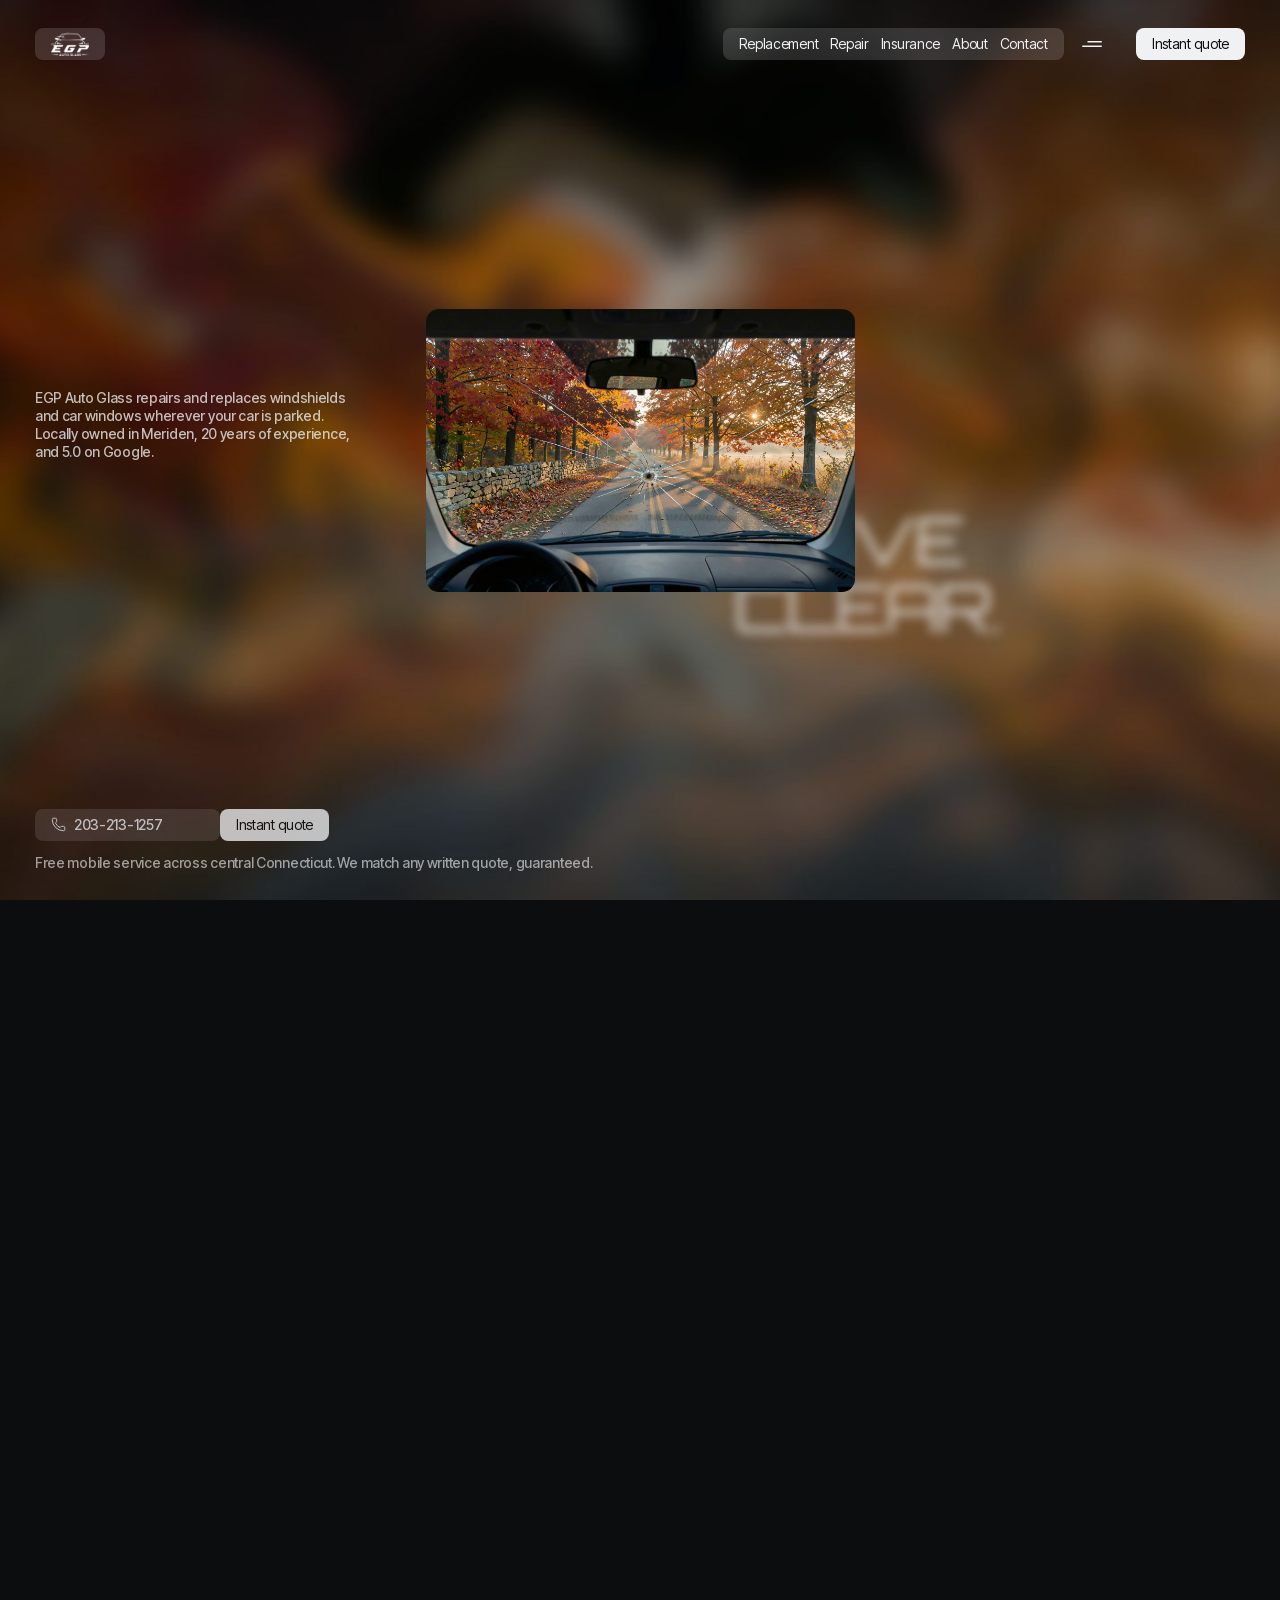
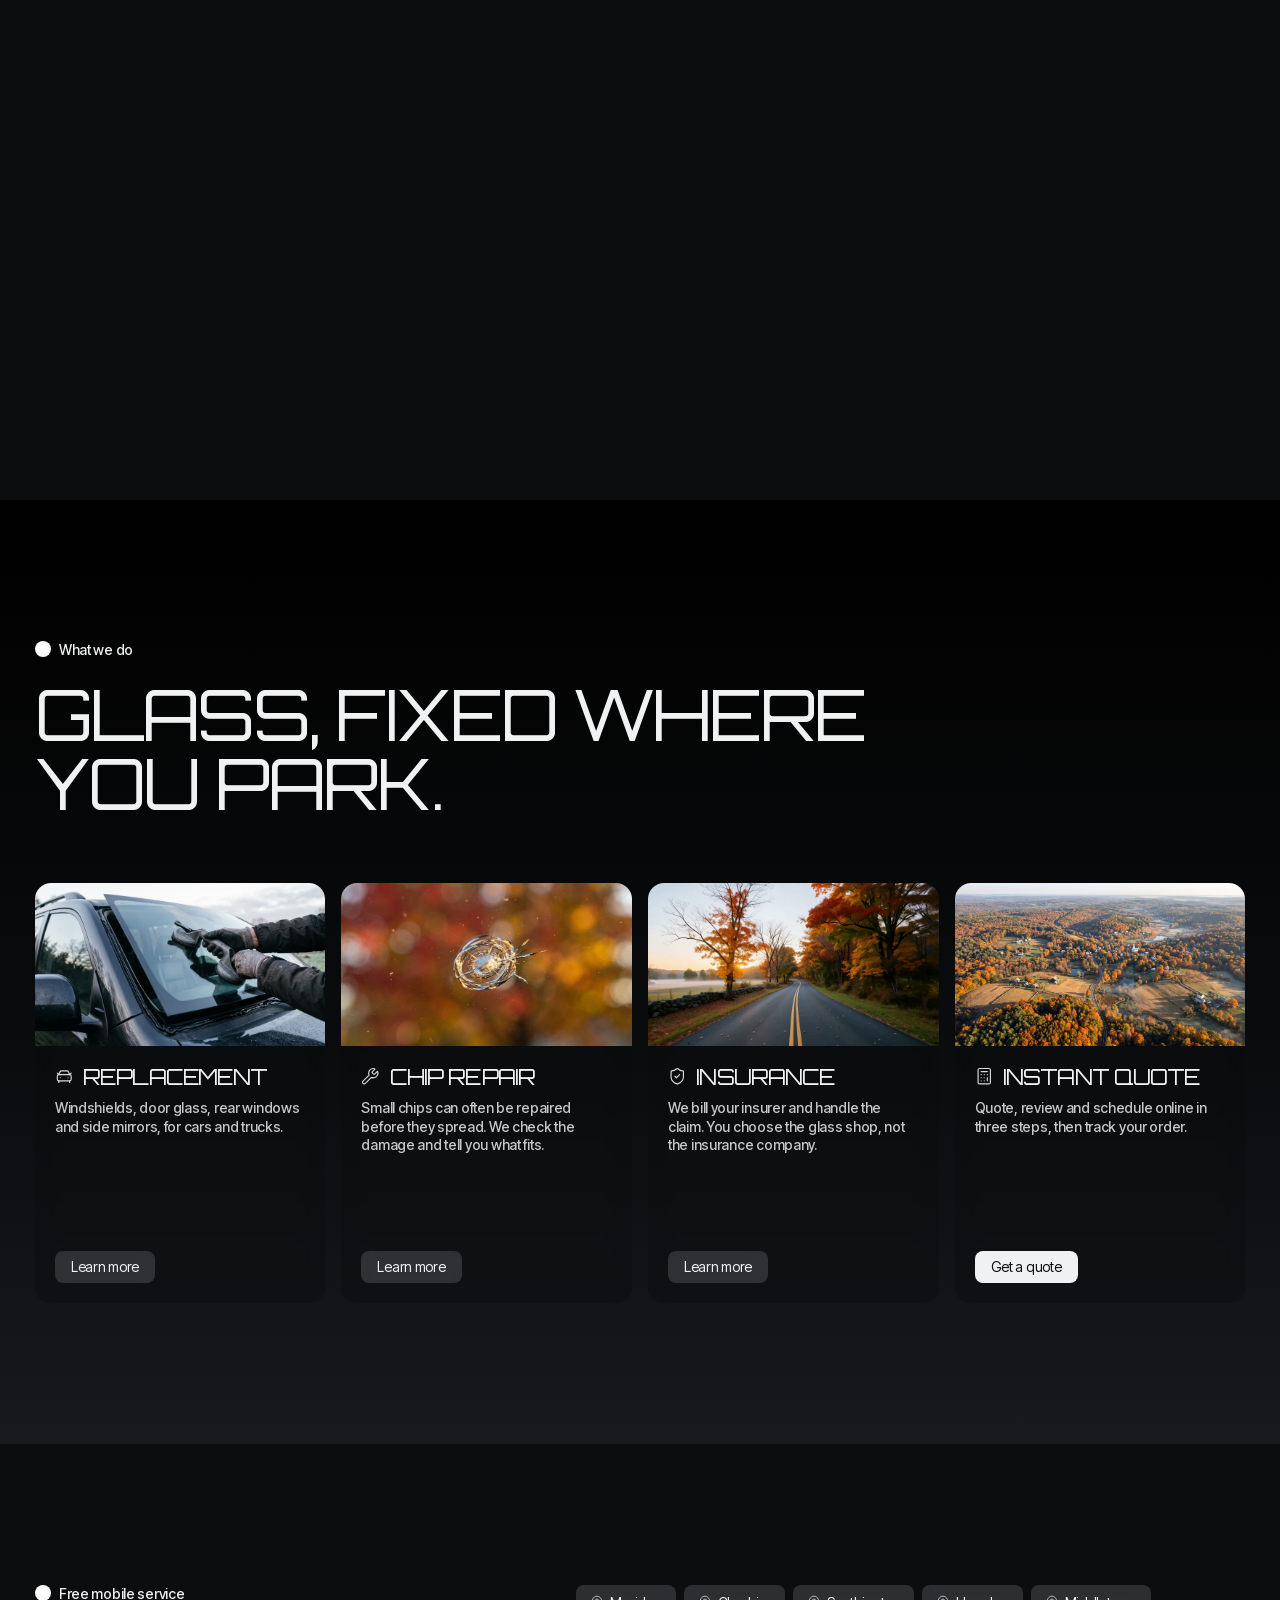
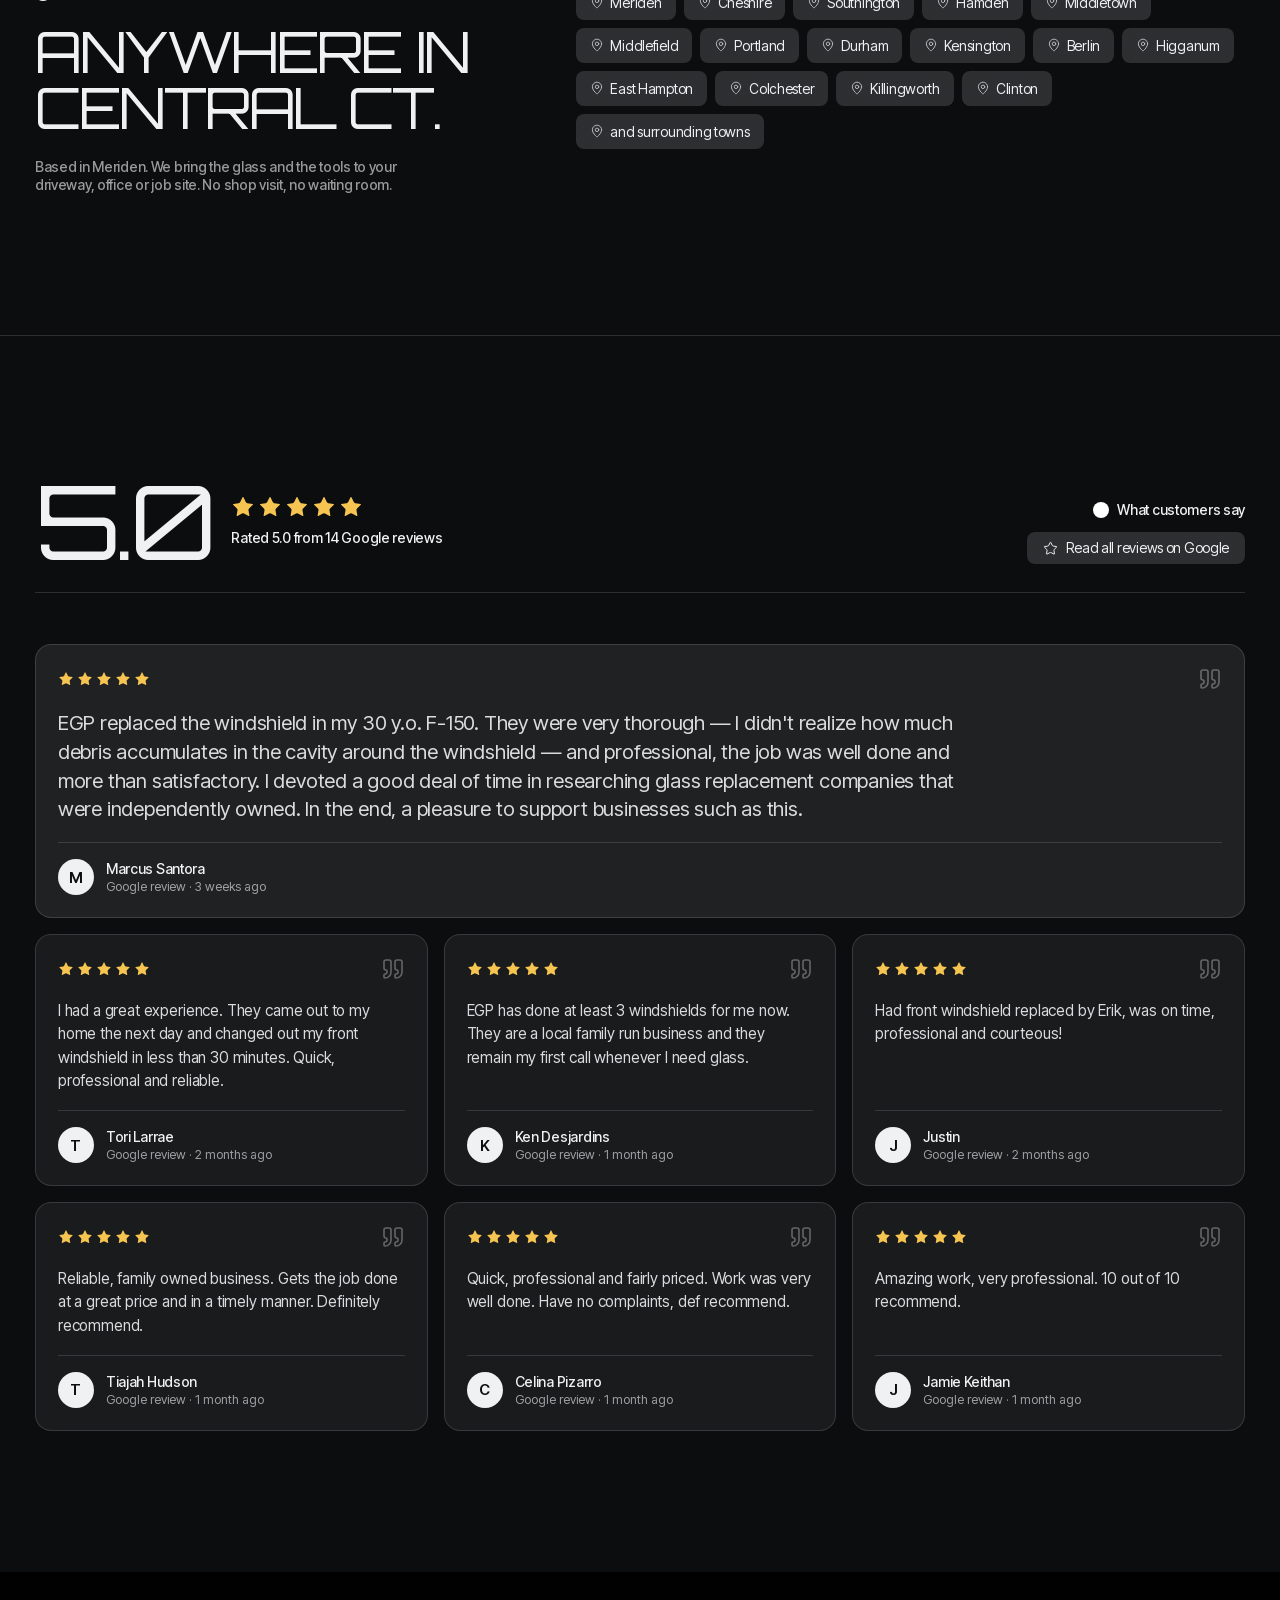
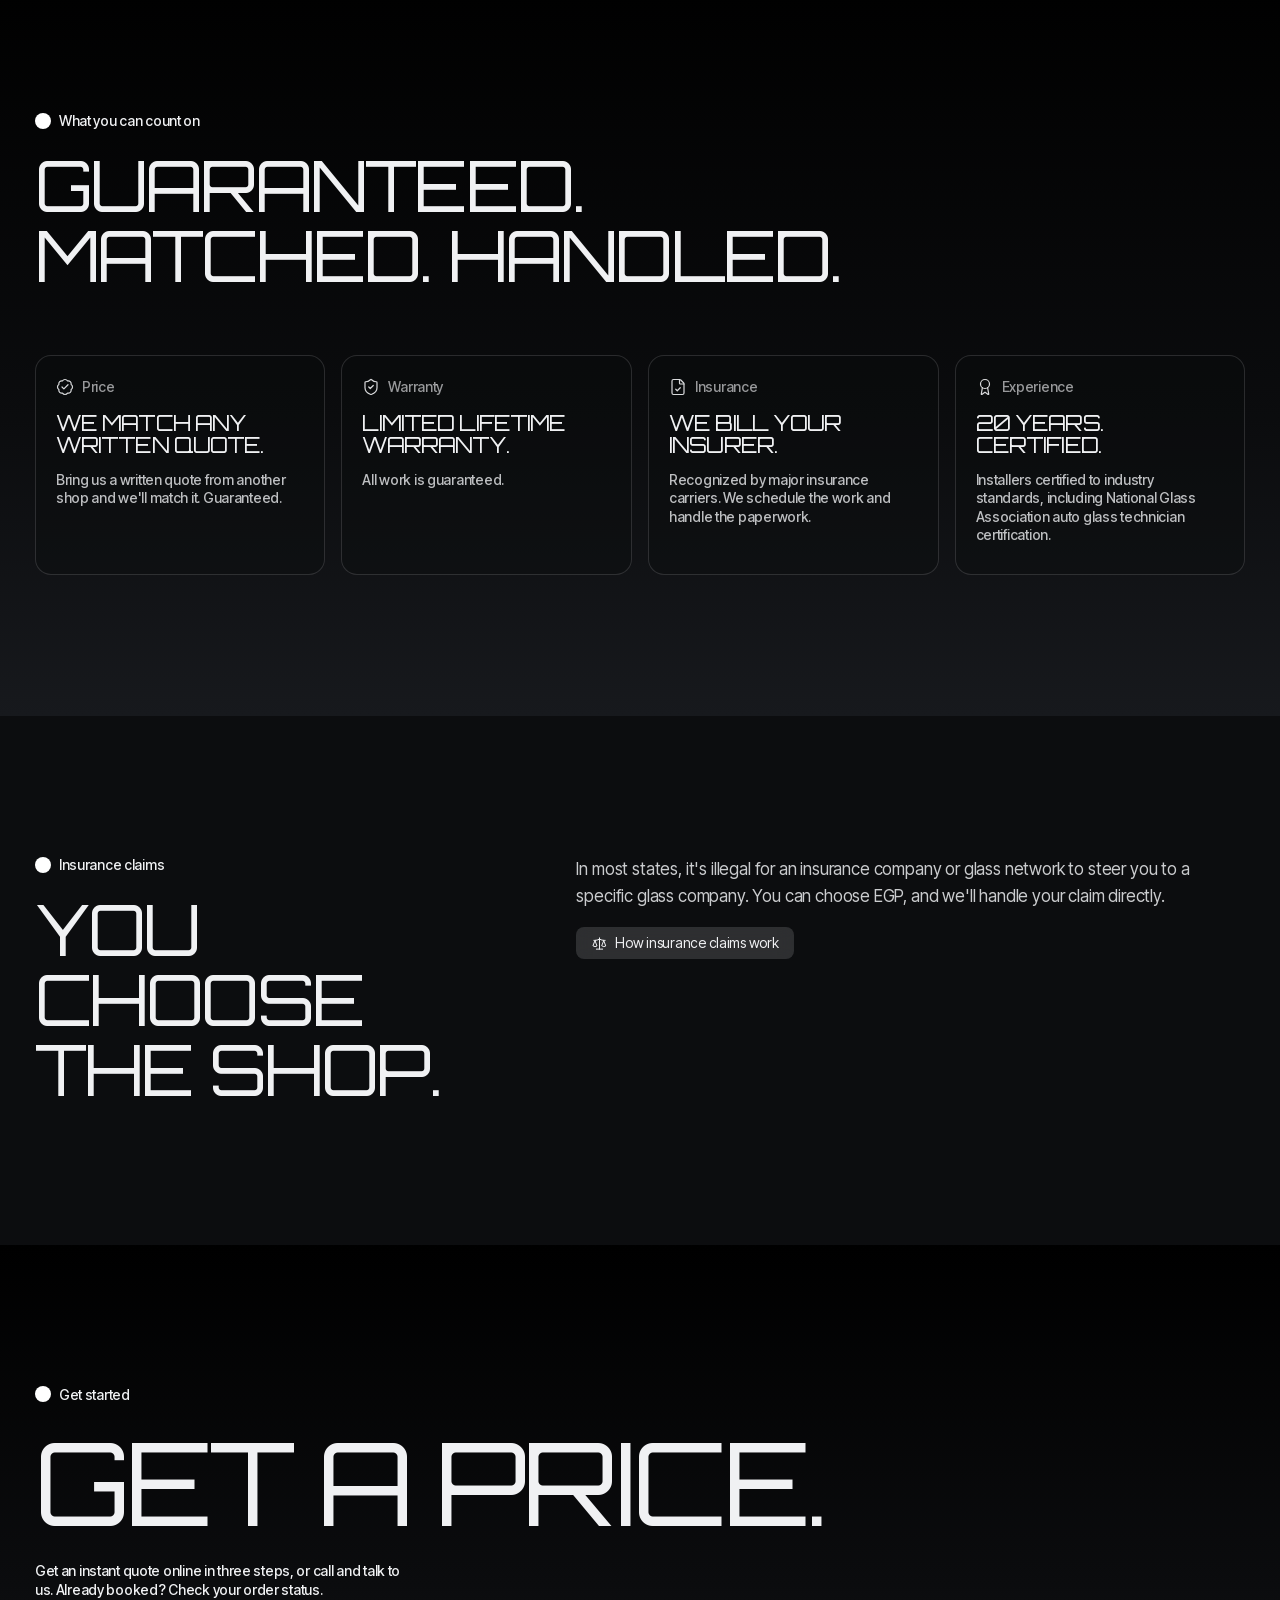
<file: index.html>
<!DOCTYPE html>
<html lang="en">
<head>
<meta charset="utf-8">
<meta name="viewport" content="width=device-width, initial-scale=1, viewport-fit=cover">
<meta name="theme-color" content="#0c0d0f">
<meta property="og:image" content="https://vastlyresilient.github.io/egp-autoglass/assets/img/og.jpg">
<link rel="icon" href="./assets/img/favicon.png">
<link rel="preload" href="./assets/fonts/Orbitron.woff2" as="font" type="font/woff2" crossorigin>
<link rel="stylesheet" href="./assets/css/auren.css">

<title>EGP Auto Glass | Mobile Windshield Repair &amp; Replacement in Meriden, CT</title>
<meta name="description" content="Free mobile auto glass repair and replacement across central Connecticut. Locally owned in Meriden, 20 years of experience, 5.0 on Google. Instant online quote. Call 203-213-1257.">
<script type="application/ld+json">{"@context":"https://schema.org","@type":"AutoGlassShop","name":"EGP Auto Glass","telephone":"+1-203-213-1257","email":"egpautoglass@yahoo.com","address":{"@type":"PostalAddress","addressLocality":"Meriden","addressRegion":"CT","addressCountry":"US"},"areaServed":["Meriden","Cheshire","Southington","Hamden","Middletown","Middlefield","Portland","Durham","Kensington","Berlin","Higganum","East Hampton","Colchester","Killingworth","Clinton"],"aggregateRating":{"@type":"AggregateRating","ratingValue":"5.0","reviewCount":"14"}}</script>
<script src="./assets/vendor/gsap.min.js"></script>
<script src="./assets/vendor/ScrollTrigger.min.js"></script>
<style>
*, *::before, *::after { box-sizing: border-box; margin: 0; padding: 0; }

:root {
  --font-sans: "Inter Tight", Arial, Helvetica, sans-serif;
  --font-orbitron: "Orbitron", sans-serif;
  --font-mono: "JetBrains Mono", monospace;

  --hero-heading-size: clamp(40px, 8.16vw, 120px);
  --hero-pad-left: clamp(20px, 2.72vw, 40px);
  --hero-pad-bottom: clamp(28px, 7.7vh, 64px);
  --hero-block-width: clamp(300px, 54.6vw, 803px);
  --hero-gap: clamp(8px, 1.1vw, 16px);

  --hero-media-w: clamp(140px, 13.13vw, 193px);
  --hero-media-aspect: 193 / 108;
  --hero-logo-w: clamp(40px, 3.6vw, 52px);
  --hero-logo-aspect: 3.27 / 1;
  --hero-logo-left: calc(50% - var(--hero-media-w) / 2 - var(--hero-logo-w));
  --hero-logo-top: calc(
    50% - (var(--hero-media-w) / (var(--hero-media-aspect))) / 2 -
      (var(--hero-logo-w) / (var(--hero-logo-aspect))) +
      var(--hero-center-shift, 0px)
  );
  --hero-title-offset-x: clamp(40px, 6.6vw, 97px);
  --hero-title-offset-y: clamp(28px, 6.5vh, 54px);
  --hero-title-size: clamp(30px, 5.44vw, 80px);
  --hero-title-width: clamp(220px, 34.4vw, 506px);
  --hero-desc-width: clamp(220px, 25.65vw, 377px);
  --hero-title-left: calc(50% + var(--hero-title-offset-x));
  --hero-title-top: calc(50% + var(--hero-title-offset-y));
  --hero-title-align: left;

  --header-pad-x: clamp(20px, 2.72vw, 40px);
  --header-pad-y: clamp(16px, 2.18vw, 32px);

  --story-word-size: clamp(48px, 9vw, 168px);
  --story-block-width: clamp(300px, 42vw, 560px);
}

html, body {
  margin: 0;
  padding: 0;
  background: #0c0d0f;
  color: #f0f1f3;
  font-family: var(--font-sans);
}
body { overflow-x: hidden; }

/* --- Hero --- */
.hero {
  position: relative; width: 100%; overflow: hidden;
  height: 100dvh;
  /* zoomed-in, blurred liquid-glass still of the film's first frame */
  background: #050608 url("./assets/img/hero-glass-desktop.jpg") center / cover no-repeat;
}
@media (max-aspect-ratio: 4/5) { .hero { background-image: url("./assets/img/hero-glass-mobile.jpg"); } }

.hero-corner-logo {
  position: absolute; z-index: 10; pointer-events: none;
  width: var(--hero-logo-w);
  aspect-ratio: var(--hero-logo-aspect);
  left: var(--hero-logo-left);
  top: var(--hero-logo-top);
  transform-origin: center;
  will-change: transform, opacity, filter;
}
.hero-corner-logo svg { width: 100%; height: 100%; }

.hero-textblock { display: contents; }

.hero-title {
  position: absolute; z-index: 10; pointer-events: none; margin: 0;
  font-family: var(--font-orbitron); font-weight: 400;
  text-transform: uppercase; line-height: 100%; letter-spacing: -0.04em;
  color: #F0F1F3; font-size: var(--hero-title-size);
  left: var(--hero-title-left); top: var(--hero-title-top);
  width: var(--hero-title-width);
  text-align: var(--hero-title-align);
  transform-origin: center;
  will-change: transform, opacity, filter;
}

.hero-description {
  position: absolute; z-index: 10; pointer-events: none;
  font-size: 14px; font-weight: 500; line-height: 1.3;
  letter-spacing: -0.02em; color: #F0F1F3;
  left: var(--hero-pad-left); top: var(--hero-logo-top);
  width: var(--hero-desc-width);
  will-change: opacity;
}

.hero-email {
  position: absolute; z-index: 10;
  display: flex; flex-direction: column; gap: 13px;
  left: var(--hero-pad-left); bottom: var(--header-pad-y);
  will-change: opacity;
}
.hero-email form { display: flex; align-items: center; }
.hero-email input {
  height: 32px; width: 185px; border-radius: 8px;
  background: rgba(240,241,243,0.15); backdrop-filter: blur(10px);
  padding: 9px 16px; font-size: 14px; line-height: 1;
  letter-spacing: -0.02em; color: #F0F1F3; border: none; outline: none;
}
.hero-email input::placeholder { color: rgba(240,241,243,0.7); }
.hero-email .phone-pill {
  height: 32px; width: 185px; border-radius: 8px; display: flex; align-items: center; font-weight: 500;
  background: rgba(240,241,243,0.15); backdrop-filter: blur(10px); -webkit-backdrop-filter: blur(10px);
  padding: 9px 16px; font-size: 14px; line-height: 1; letter-spacing: -0.02em; color: #F0F1F3; text-decoration: none; gap: 8px;
}
.hero-email .phone-pill .ic { width: 15px; height: 15px; flex: none; }
.hero-email button[type="submit"] {
  height: 32px; display: flex; align-items: center;
  border-radius: 8px; background: #F0F1F3; padding: 9px 16px;
  font-size: 14px; line-height: 1; letter-spacing: -0.02em;
  color: #0C0D0F; border: none; cursor: pointer; font-family: inherit;
  transition: transform 0.15s ease-out;
}
.hero-email button[type="submit"]:active { transform: scale(0.97); }
.hero-email .caption {
  max-width: 628px; font-size: 14px; line-height: 1.3; font-weight: 500;
  letter-spacing: -0.02em; color: rgba(240,241,243,0.8);
}

.hero-video-slot {
  position: absolute; pointer-events: none; visibility: hidden;
  width: var(--hero-media-w); aspect-ratio: var(--hero-media-aspect);
  left: calc(50% - var(--hero-media-w) / 2);
  top: calc(50% - (var(--hero-media-w) / (var(--hero-media-aspect))) / 2 + var(--hero-center-shift, 0px));
}

.hero-media-wrapper {
  position: absolute; z-index: 20; pointer-events: none;
  overflow: hidden; background: rgba(0,0,0,0.4);
  top: 0; left: 0;
  width: var(--hero-media-w); aspect-ratio: var(--hero-media-aspect);
  border-radius: 12px; opacity: 0;
  will-change: top, left, width, height, border-radius;
}
.hero-media-wrapper video { width: 100%; height: 100%; object-fit: cover; }

.story-scrim {
  position: absolute; inset: 0; z-index: 25;
  pointer-events: none; opacity: 0;
  background: linear-gradient(180deg, rgba(12,13,15,0.72) 0%, rgba(12,13,15,0.15) 32%, rgba(12,13,15,0.15) 62%, rgba(12,13,15,0.78) 100%);
}

.story-beat {
  position: absolute; inset: 0; z-index: 30;
  pointer-events: none; display: flex;
  align-items: center; justify-content: center;
  perspective: 1000px;
}
.story-word {
  font-family: var(--font-orbitron); font-weight: 400;
  text-align: center; text-transform: uppercase;
  line-height: 0.9; letter-spacing: -0.04em;
  color: #F0F1F3; font-size: var(--story-word-size);
  opacity: 0; will-change: transform, opacity, filter;
}

.feature-caption {
  position: absolute; z-index: 30; pointer-events: none;
  display: flex; flex-direction: column; align-items: flex-start;
  gap: 19px; opacity: 0;
  left: var(--hero-pad-left); bottom: 40px;
  width: min(377px, calc(100% - 2 * var(--hero-pad-left)));
  will-change: transform, opacity;
}
.feature-caption .dot {
  width: 16px; height: 16px; border-radius: 50%; background: #fff;
}
.feature-caption p {
  width: 100%; font-size: 14px; font-weight: 500;
  line-height: 1.3; letter-spacing: -0.02em; color: #fff;
}

.waveform-container, .route-container {
  position: absolute; inset: 0; z-index: 30;
  pointer-events: none; display: flex;
  align-items: center; justify-content: center;
  opacity: 0; will-change: transform, opacity;
}
.waveform-container svg, .route-container svg {
  height: auto; width: var(--story-block-width);
}

/* --- Mobile --- */
@media (max-width: 640px) {
  :root {
    --hero-pad-left: 16px;
    --header-pad-x: 16px;
    --hero-title-align: center;
    --hero-center-shift: -80px;
    --hero-title-width: 100%;
    --hero-desc-width: 100%;
    --story-word-size: clamp(30px, 11vw, 60px);
    --story-block-width: min(560px, calc(100vw - 32px));
  }
  .hero-textblock {
    position: absolute;
    top: calc(50% + (var(--hero-media-w) / (var(--hero-media-aspect))) / 2 + 32px + var(--hero-center-shift, 0px));
    left: 16px; right: 16px; z-index: 10;
    display: flex; flex-direction: column; gap: 20px;
  }
  .hero-textblock > * { position: static; inset: auto; }
  .hero-email { right: 16px; }
  .hero-email input, .hero-email .phone-pill { width: auto; flex: 1; }
}
</style>
</head>
<body>

<a class="skip" href="#main">Skip to content</a>
<header class="header">
  <a class="glass-pill header-logo" href="./" aria-label="EGP Auto Glass home"><img src="./assets/img/egp-logo-white.png" alt="" width="720" height="454"></a>
  <div class="header-right">
    <div style="display:flex;align-items:center">
      <nav class="glass-pill header-nav" aria-label="Main">
        <a href="./auto-glass-replacement/">Replacement</a><a href="./auto-glass-repair/">Repair</a><a href="./insurance-claims/">Insurance</a><a href="./about-us/">About</a><a href="./contact-us/">Contact</a>
      </nav>
      <button class="glass-pill header-menu" type="button" aria-label="Open menu" aria-expanded="false" aria-controls="menu">
        <svg width="24" height="24" viewBox="0 0 24 24" fill="none" aria-hidden="true"><path d="M7.5 9H21.75V10.5H7.5V9Z" fill="#F0F1F3"/><path d="M2.25 13.5H21.75V15H2.25V13.5Z" fill="#F0F1F3"/></svg>
      </button>
    </div>
    <a class="header-login" href="./instant-quote/"><span>Instant quote</span></a>
  </div>
</header>
<div class="menu" id="menu" aria-label="Menu">
  <ul>
    <li><a class="big" href="./" aria-current="page">Home</a></li>
    <li><a class="big" href="./auto-glass-replacement/">Replacement</a></li>
    <li><a class="big" href="./auto-glass-repair/">Repair</a></li>
    <li><a class="big" href="./insurance-claims/">Insurance</a></li>
    <li><a class="big" href="./about-us/">About</a></li>
    <li><a class="big" href="./contact-us/">Contact</a></li>
  </ul>
  <div class="meta"><a href="tel:+12032131257"><svg class="ic" viewBox="0 0 24 24" fill="none" stroke="currentColor" stroke-width="1.6" stroke-linecap="round" stroke-linejoin="round" aria-hidden="true"><path d="M13.832 16.568a1 1 0 0 0 1.213-.303l.355-.465A2 2 0 0 1 17 15h3a2 2 0 0 1 2 2v3a2 2 0 0 1-2 2A18 18 0 0 1 2 4a2 2 0 0 1 2-2h3a2 2 0 0 1 2 2v3a2 2 0 0 1-.8 1.6l-.468.351a1 1 0 0 0-.292 1.233 14 14 0 0 0 6.392 6.384"/></svg>203-213-1257</a><a href="./instant-quote/">Instant quote</a><a href="./order-status/">Order status</a><a href="mailto:egpautoglass@yahoo.com">egpautoglass@yahoo.com</a></div>
</div>

<main id="main">
<!-- ===== HERO ===== -->
<section class="hero" id="hero">
  <!-- Corner Logo -->
  <div class="hero-corner-logo" id="cornerLogo" aria-hidden="true">
    <img src="./assets/img/egp-mark-white.png" alt="" style="width:100%;height:100%;object-fit:contain">
  </div>

  <!-- Text Block (title + description) -->
  <div class="hero-textblock">
    <h1 class="hero-title" id="heroTitle">Drive<br>Clear.</h1>
    <p class="hero-description" id="heroDesc">EGP Auto Glass repairs and replaces windshields and car windows wherever your car is parked. Locally owned in Meriden, 20 years of experience, and 5.0 on Google.</p>
  </div>

  <!-- Email Capture -->
  <div class="hero-email" id="heroEmail">
    <form onsubmit="event.preventDefault(); location.href=this.action" action="./instant-quote/">
      <a class="phone-pill" href="tel:+12032131257"><svg class="ic" viewBox="0 0 24 24" fill="none" stroke="currentColor" stroke-width="1.6" stroke-linecap="round" stroke-linejoin="round" aria-hidden="true"><path d="M13.832 16.568a1 1 0 0 0 1.213-.303l.355-.465A2 2 0 0 1 17 15h3a2 2 0 0 1 2 2v3a2 2 0 0 1-2 2A18 18 0 0 1 2 4a2 2 0 0 1 2-2h3a2 2 0 0 1 2 2v3a2 2 0 0 1-.8 1.6l-.468.351a1 1 0 0 0-.292 1.233 14 14 0 0 0 6.392 6.384"/></svg>203-213-1257</a>
      <button type="submit">Instant quote</button>
    </form>
    <p class="caption">Free mobile service across central Connecticut. We match any written quote, guaranteed.</p>
  </div>

  <!-- Feature Captions -->
  <div class="feature-caption" id="caption1">
    <span class="dot"></span>
    <p>Call 203-213-1257 or get an instant quote online. Tell us your vehicle and which glass is damaged, and we set a time that works for you.</p>
  </div>
  <div class="feature-caption" id="caption2">
    <span class="dot"></span>
    <p>Quote, schedule, fixed. We drive to your home, work or job site across Meriden, Cheshire, Southington, Middletown and surrounding towns.</p>
  </div>

  <!-- Video Slot (invisible measurement) -->
  <div class="hero-video-slot" id="videoSlot" aria-hidden="true"></div>

  <!-- Video -->
  <div class="hero-media-wrapper" id="mediaWrapper">
    <video id="heroVideo" muted playsinline preload="auto" poster="./assets/video/egp-undo-poster.jpg" data-src-m="./assets/video/egp-undo-m.mp4" data-poster-m="./assets/video/egp-undo-m-poster.jpg" data-src="./assets/video/egp-undo.mp4">
    </video>
  </div>

  <!-- Scroll Story -->
  <div class="story-scrim" data-story="scrim" aria-hidden="true"></div>
  <div class="story-beat"><span class="story-word" data-story="beat1-word">One Call.</span></div>
  <div class="story-beat"><span class="story-word" data-story="beat2-word">Anywhere.</span></div>

  <!-- Voice Waveform -->
  <div class="waveform-container" id="waveform" aria-hidden="true"></div>

  <!-- Route Checkpoints -->
  <div class="route-container" id="routeViz" aria-hidden="true">
    <svg viewBox="0 0 620 240" fill="none">
      <path data-route-path d="M 40 170 C 160 170 210 84 310 84 C 410 84 460 170 580 170" stroke="#F0F1F3" stroke-width="8" stroke-linecap="round" stroke-linejoin="round"/>
      <g data-checkpoint style="opacity:0">
        <circle cx="40" cy="170" r="26" fill="#F0F1F3"/>
        <path d="M 30 171 L 37 178 L 51 163" stroke="#0C0D0F" stroke-width="4" stroke-linecap="round" stroke-linejoin="round" fill="none"/>
      </g>
      <g data-checkpoint style="opacity:0">
        <circle cx="310" cy="84" r="26" fill="#F0F1F3"/>
        <path d="M 300 85 L 307 92 L 321 77" stroke="#0C0D0F" stroke-width="4" stroke-linecap="round" stroke-linejoin="round" fill="none"/>
      </g>
      <g data-checkpoint style="opacity:0">
        <circle cx="580" cy="170" r="26" fill="#F0F1F3"/>
        <path d="M 570 171 L 577 178 L 591 163" stroke="#0C0D0F" stroke-width="4" stroke-linecap="round" stroke-linejoin="round" fill="none"/>
      </g>
    </svg>
  </div>
</section>

<section class="sec grad" id="services" aria-labelledby="svc-t">
  <div class="wrap">
    <div class="sec-head">
      <span class="tag"><span class="dot"></span>What we do</span>
      <h2 class="orb orb-l" id="svc-t">Glass, fixed where you park.</h2>
    </div>
    <div class="cards">
      <a class="card rv" href="./auto-glass-replacement/">
        <div class="media"><img src="./assets/img/glass-set.jpg" alt="Gloved hands setting a new windshield in place" loading="lazy" width="1600" height="1067"></div>
        <div class="txt"><div style="display:grid;gap:12px"><h3><span class="h-ic"><svg class="ic" viewBox="0 0 24 24" fill="none" stroke="currentColor" stroke-width="1.6" stroke-linecap="round" stroke-linejoin="round" aria-hidden="true"><path d="m21 8-2 2-1.5-3.7A2 2 0 0 0 15.646 5H8.4a2 2 0 0 0-1.903 1.257L5 10 3 8"/><path d="M7 14h.01"/><path d="M17 14h.01"/><rect width="18" height="8" x="3" y="10" rx="2"/><path d="M5 18v2"/><path d="M19 18v2"/></svg></span>Replacement</h3><p>Windshields, door glass, rear windows and side mirrors, for cars and trucks.</p></div><span class="btn-g go">Learn more</span></div>
      </a>
      <a class="card rv" href="./auto-glass-repair/">
        <div class="media"><img src="./assets/img/chip-macro.jpg" alt="Close-up of a rock chip in a windshield" loading="lazy" width="1600" height="1074"></div>
        <div class="txt"><div style="display:grid;gap:12px"><h3><span class="h-ic"><svg class="ic" viewBox="0 0 24 24" fill="none" stroke="currentColor" stroke-width="1.6" stroke-linecap="round" stroke-linejoin="round" aria-hidden="true"><path d="M14.7 6.3a1 1 0 0 0 0 1.4l1.6 1.6a1 1 0 0 0 1.4 0l3.106-3.105c.32-.322.863-.22.983.218a6 6 0 0 1-8.259 7.057l-7.91 7.91a1 1 0 0 1-2.999-3l7.91-7.91a6 6 0 0 1 7.057-8.259c.438.12.54.662.219.984z"/></svg></span>Chip repair</h3><p>Small chips can often be repaired before they spread. We check the damage and tell you what fits.</p></div><span class="btn-g go">Learn more</span></div>
      </a>
      <a class="card rv" href="./insurance-claims/">
        <div class="media"><img src="./assets/film/last-desktop.jpg" alt="Clear road through fall maples at sunrise" loading="lazy" width="1600" height="900"></div>
        <div class="txt"><div style="display:grid;gap:12px"><h3><span class="h-ic"><svg class="ic" viewBox="0 0 24 24" fill="none" stroke="currentColor" stroke-width="1.6" stroke-linecap="round" stroke-linejoin="round" aria-hidden="true"><path d="M20 13c0 5-3.5 7.5-7.66 8.95a1 1 0 0 1-.67-.01C7.5 20.5 4 18 4 13V6a1 1 0 0 1 1-1c2 0 4.5-1.2 6.24-2.72a1.17 1.17 0 0 1 1.52 0C14.51 3.81 17 5 19 5a1 1 0 0 1 1 1z"/><path d="m9 12 2 2 4-4"/></svg></span>Insurance</h3><p>We bill your insurer and handle the claim. You choose the glass shop, not the insurance company.</p></div><span class="btn-g go">Learn more</span></div>
      </a>
      <a class="card rv" href="./instant-quote/">
        <div class="media"><img src="./assets/img/hills-aerial.jpg" alt="Rolling central Connecticut countryside in fall" loading="lazy" width="1600" height="900"></div>
        <div class="txt"><div style="display:grid;gap:12px"><h3><span class="h-ic"><svg class="ic" viewBox="0 0 24 24" fill="none" stroke="currentColor" stroke-width="1.6" stroke-linecap="round" stroke-linejoin="round" aria-hidden="true"><rect width="16" height="20" x="4" y="2" rx="2"/><line x1="8" x2="16" y1="6" y2="6"/><line x1="16" x2="16" y1="14" y2="18"/><path d="M16 10h.01"/><path d="M12 10h.01"/><path d="M8 10h.01"/><path d="M12 14h.01"/><path d="M8 14h.01"/><path d="M12 18h.01"/><path d="M8 18h.01"/></svg></span>Instant quote</h3><p>Quote, review and schedule online in three steps, then track your order.</p></div><span class="btn-w go">Get a quote</span></div>
      </a>
    </div>
  </div>
</section>

<section class="sec" id="area" aria-labelledby="area-t">
  <div class="wrap split">
    <div class="sec-head" style="margin:0">
      <span class="tag"><span class="dot"></span>Free mobile service</span>
      <h2 class="orb orb-l area-h" id="area-t">Anywhere in central&nbsp;CT.</h2>
      <p class="small muted" style="max-width:377px">Based in Meriden. We bring the glass and the tools to your driveway, office or job site. No shop visit, no waiting room.</p>
    </div>
    <ul class="towns rv" aria-label="Towns we serve">
      <li><svg class="ic" viewBox="0 0 24 24" fill="none" stroke="currentColor" stroke-width="1.6" stroke-linecap="round" stroke-linejoin="round" aria-hidden="true"><path d="M20 10c0 4.993-5.539 10.193-7.399 11.799a1 1 0 0 1-1.202 0C9.539 20.193 4 14.993 4 10a8 8 0 0 1 16 0"/><circle cx="12" cy="10" r="3"/></svg>Meriden</li><li><svg class="ic" viewBox="0 0 24 24" fill="none" stroke="currentColor" stroke-width="1.6" stroke-linecap="round" stroke-linejoin="round" aria-hidden="true"><path d="M20 10c0 4.993-5.539 10.193-7.399 11.799a1 1 0 0 1-1.202 0C9.539 20.193 4 14.993 4 10a8 8 0 0 1 16 0"/><circle cx="12" cy="10" r="3"/></svg>Cheshire</li><li><svg class="ic" viewBox="0 0 24 24" fill="none" stroke="currentColor" stroke-width="1.6" stroke-linecap="round" stroke-linejoin="round" aria-hidden="true"><path d="M20 10c0 4.993-5.539 10.193-7.399 11.799a1 1 0 0 1-1.202 0C9.539 20.193 4 14.993 4 10a8 8 0 0 1 16 0"/><circle cx="12" cy="10" r="3"/></svg>Southington</li><li><svg class="ic" viewBox="0 0 24 24" fill="none" stroke="currentColor" stroke-width="1.6" stroke-linecap="round" stroke-linejoin="round" aria-hidden="true"><path d="M20 10c0 4.993-5.539 10.193-7.399 11.799a1 1 0 0 1-1.202 0C9.539 20.193 4 14.993 4 10a8 8 0 0 1 16 0"/><circle cx="12" cy="10" r="3"/></svg>Hamden</li><li><svg class="ic" viewBox="0 0 24 24" fill="none" stroke="currentColor" stroke-width="1.6" stroke-linecap="round" stroke-linejoin="round" aria-hidden="true"><path d="M20 10c0 4.993-5.539 10.193-7.399 11.799a1 1 0 0 1-1.202 0C9.539 20.193 4 14.993 4 10a8 8 0 0 1 16 0"/><circle cx="12" cy="10" r="3"/></svg>Middletown</li><li><svg class="ic" viewBox="0 0 24 24" fill="none" stroke="currentColor" stroke-width="1.6" stroke-linecap="round" stroke-linejoin="round" aria-hidden="true"><path d="M20 10c0 4.993-5.539 10.193-7.399 11.799a1 1 0 0 1-1.202 0C9.539 20.193 4 14.993 4 10a8 8 0 0 1 16 0"/><circle cx="12" cy="10" r="3"/></svg>Middlefield</li><li><svg class="ic" viewBox="0 0 24 24" fill="none" stroke="currentColor" stroke-width="1.6" stroke-linecap="round" stroke-linejoin="round" aria-hidden="true"><path d="M20 10c0 4.993-5.539 10.193-7.399 11.799a1 1 0 0 1-1.202 0C9.539 20.193 4 14.993 4 10a8 8 0 0 1 16 0"/><circle cx="12" cy="10" r="3"/></svg>Portland</li><li><svg class="ic" viewBox="0 0 24 24" fill="none" stroke="currentColor" stroke-width="1.6" stroke-linecap="round" stroke-linejoin="round" aria-hidden="true"><path d="M20 10c0 4.993-5.539 10.193-7.399 11.799a1 1 0 0 1-1.202 0C9.539 20.193 4 14.993 4 10a8 8 0 0 1 16 0"/><circle cx="12" cy="10" r="3"/></svg>Durham</li><li><svg class="ic" viewBox="0 0 24 24" fill="none" stroke="currentColor" stroke-width="1.6" stroke-linecap="round" stroke-linejoin="round" aria-hidden="true"><path d="M20 10c0 4.993-5.539 10.193-7.399 11.799a1 1 0 0 1-1.202 0C9.539 20.193 4 14.993 4 10a8 8 0 0 1 16 0"/><circle cx="12" cy="10" r="3"/></svg>Kensington</li><li><svg class="ic" viewBox="0 0 24 24" fill="none" stroke="currentColor" stroke-width="1.6" stroke-linecap="round" stroke-linejoin="round" aria-hidden="true"><path d="M20 10c0 4.993-5.539 10.193-7.399 11.799a1 1 0 0 1-1.202 0C9.539 20.193 4 14.993 4 10a8 8 0 0 1 16 0"/><circle cx="12" cy="10" r="3"/></svg>Berlin</li><li><svg class="ic" viewBox="0 0 24 24" fill="none" stroke="currentColor" stroke-width="1.6" stroke-linecap="round" stroke-linejoin="round" aria-hidden="true"><path d="M20 10c0 4.993-5.539 10.193-7.399 11.799a1 1 0 0 1-1.202 0C9.539 20.193 4 14.993 4 10a8 8 0 0 1 16 0"/><circle cx="12" cy="10" r="3"/></svg>Higganum</li><li><svg class="ic" viewBox="0 0 24 24" fill="none" stroke="currentColor" stroke-width="1.6" stroke-linecap="round" stroke-linejoin="round" aria-hidden="true"><path d="M20 10c0 4.993-5.539 10.193-7.399 11.799a1 1 0 0 1-1.202 0C9.539 20.193 4 14.993 4 10a8 8 0 0 1 16 0"/><circle cx="12" cy="10" r="3"/></svg>East Hampton</li><li><svg class="ic" viewBox="0 0 24 24" fill="none" stroke="currentColor" stroke-width="1.6" stroke-linecap="round" stroke-linejoin="round" aria-hidden="true"><path d="M20 10c0 4.993-5.539 10.193-7.399 11.799a1 1 0 0 1-1.202 0C9.539 20.193 4 14.993 4 10a8 8 0 0 1 16 0"/><circle cx="12" cy="10" r="3"/></svg>Colchester</li><li><svg class="ic" viewBox="0 0 24 24" fill="none" stroke="currentColor" stroke-width="1.6" stroke-linecap="round" stroke-linejoin="round" aria-hidden="true"><path d="M20 10c0 4.993-5.539 10.193-7.399 11.799a1 1 0 0 1-1.202 0C9.539 20.193 4 14.993 4 10a8 8 0 0 1 16 0"/><circle cx="12" cy="10" r="3"/></svg>Killingworth</li><li><svg class="ic" viewBox="0 0 24 24" fill="none" stroke="currentColor" stroke-width="1.6" stroke-linecap="round" stroke-linejoin="round" aria-hidden="true"><path d="M20 10c0 4.993-5.539 10.193-7.399 11.799a1 1 0 0 1-1.202 0C9.539 20.193 4 14.993 4 10a8 8 0 0 1 16 0"/><circle cx="12" cy="10" r="3"/></svg>Clinton</li><li><svg class="ic" viewBox="0 0 24 24" fill="none" stroke="currentColor" stroke-width="1.6" stroke-linecap="round" stroke-linejoin="round" aria-hidden="true"><path d="M20 10c0 4.993-5.539 10.193-7.399 11.799a1 1 0 0 1-1.202 0C9.539 20.193 4 14.993 4 10a8 8 0 0 1 16 0"/><circle cx="12" cy="10" r="3"/></svg>and surrounding towns</li>
    </ul>
  </div>
</section>

<section class="sec rule-top" id="reviews" aria-labelledby="rv-t">
  <div class="wrap">
    <div class="rsum">
      <div class="rsum-score"><b>5.0</b><div><span class="stars" role="img" aria-label="5 out of 5 stars"><svg class="star" viewBox="0 0 24 24" aria-hidden="true"><path fill="currentColor" d="M11.525 2.295a.53.53 0 0 1 .95 0l2.31 4.679a2.123 2.123 0 0 0 1.595 1.16l5.166.756a.53.53 0 0 1 .294.904l-3.736 3.638a2.123 2.123 0 0 0-.611 1.878l.882 5.14a.53.53 0 0 1-.771.56l-4.618-2.428a2.122 2.122 0 0 0-1.973 0L6.396 21.01a.53.53 0 0 1-.77-.56l.881-5.139a2.122 2.122 0 0 0-.611-1.879L2.16 9.795a.53.53 0 0 1 .294-.906l5.165-.755a2.122 2.122 0 0 0 1.597-1.16z"/></svg><svg class="star" viewBox="0 0 24 24" aria-hidden="true"><path fill="currentColor" d="M11.525 2.295a.53.53 0 0 1 .95 0l2.31 4.679a2.123 2.123 0 0 0 1.595 1.16l5.166.756a.53.53 0 0 1 .294.904l-3.736 3.638a2.123 2.123 0 0 0-.611 1.878l.882 5.14a.53.53 0 0 1-.771.56l-4.618-2.428a2.122 2.122 0 0 0-1.973 0L6.396 21.01a.53.53 0 0 1-.77-.56l.881-5.139a2.122 2.122 0 0 0-.611-1.879L2.16 9.795a.53.53 0 0 1 .294-.906l5.165-.755a2.122 2.122 0 0 0 1.597-1.16z"/></svg><svg class="star" viewBox="0 0 24 24" aria-hidden="true"><path fill="currentColor" d="M11.525 2.295a.53.53 0 0 1 .95 0l2.31 4.679a2.123 2.123 0 0 0 1.595 1.16l5.166.756a.53.53 0 0 1 .294.904l-3.736 3.638a2.123 2.123 0 0 0-.611 1.878l.882 5.14a.53.53 0 0 1-.771.56l-4.618-2.428a2.122 2.122 0 0 0-1.973 0L6.396 21.01a.53.53 0 0 1-.77-.56l.881-5.139a2.122 2.122 0 0 0-.611-1.879L2.16 9.795a.53.53 0 0 1 .294-.906l5.165-.755a2.122 2.122 0 0 0 1.597-1.16z"/></svg><svg class="star" viewBox="0 0 24 24" aria-hidden="true"><path fill="currentColor" d="M11.525 2.295a.53.53 0 0 1 .95 0l2.31 4.679a2.123 2.123 0 0 0 1.595 1.16l5.166.756a.53.53 0 0 1 .294.904l-3.736 3.638a2.123 2.123 0 0 0-.611 1.878l.882 5.14a.53.53 0 0 1-.771.56l-4.618-2.428a2.122 2.122 0 0 0-1.973 0L6.396 21.01a.53.53 0 0 1-.77-.56l.881-5.139a2.122 2.122 0 0 0-.611-1.879L2.16 9.795a.53.53 0 0 1 .294-.906l5.165-.755a2.122 2.122 0 0 0 1.597-1.16z"/></svg><svg class="star" viewBox="0 0 24 24" aria-hidden="true"><path fill="currentColor" d="M11.525 2.295a.53.53 0 0 1 .95 0l2.31 4.679a2.123 2.123 0 0 0 1.595 1.16l5.166.756a.53.53 0 0 1 .294.904l-3.736 3.638a2.123 2.123 0 0 0-.611 1.878l.882 5.14a.53.53 0 0 1-.771.56l-4.618-2.428a2.122 2.122 0 0 0-1.973 0L6.396 21.01a.53.53 0 0 1-.77-.56l.881-5.139a2.122 2.122 0 0 0-.611-1.879L2.16 9.795a.53.53 0 0 1 .294-.906l5.165-.755a2.122 2.122 0 0 0 1.597-1.16z"/></svg></span><p class="small"><span id="rv-t">Rated 5.0 from 14 Google reviews</span></p></div></div>
      <div class="rsum-side"><span class="tag"><span class="dot"></span>What customers say</span><a class="btn-g" href="https://maps.google.com/?cid=5421103080751917634" target="_blank" rel="noopener"><svg class="ic" viewBox="0 0 24 24" fill="none" stroke="currentColor" stroke-width="1.6" stroke-linecap="round" stroke-linejoin="round" aria-hidden="true"><path d="M11.525 2.295a.53.53 0 0 1 .95 0l2.31 4.679a2.123 2.123 0 0 0 1.595 1.16l5.166.756a.53.53 0 0 1 .294.904l-3.736 3.638a2.123 2.123 0 0 0-.611 1.878l.882 5.14a.53.53 0 0 1-.771.56l-4.618-2.428a2.122 2.122 0 0 0-1.973 0L6.396 21.01a.53.53 0 0 1-.77-.56l.881-5.139a2.122 2.122 0 0 0-.611-1.879L2.16 9.795a.53.53 0 0 1 .294-.906l5.165-.755a2.122 2.122 0 0 0 1.597-1.16z"/></svg>Read all reviews on Google</a></div>
    </div>
    <div class="rgrid">
      <figure class="rcard rv rcard-lead">
        <div class="rtop"><span class="stars" role="img" aria-label="5 out of 5 stars"><svg class="star" viewBox="0 0 24 24" aria-hidden="true"><path fill="currentColor" d="M11.525 2.295a.53.53 0 0 1 .95 0l2.31 4.679a2.123 2.123 0 0 0 1.595 1.16l5.166.756a.53.53 0 0 1 .294.904l-3.736 3.638a2.123 2.123 0 0 0-.611 1.878l.882 5.14a.53.53 0 0 1-.771.56l-4.618-2.428a2.122 2.122 0 0 0-1.973 0L6.396 21.01a.53.53 0 0 1-.77-.56l.881-5.139a2.122 2.122 0 0 0-.611-1.879L2.16 9.795a.53.53 0 0 1 .294-.906l5.165-.755a2.122 2.122 0 0 0 1.597-1.16z"/></svg><svg class="star" viewBox="0 0 24 24" aria-hidden="true"><path fill="currentColor" d="M11.525 2.295a.53.53 0 0 1 .95 0l2.31 4.679a2.123 2.123 0 0 0 1.595 1.16l5.166.756a.53.53 0 0 1 .294.904l-3.736 3.638a2.123 2.123 0 0 0-.611 1.878l.882 5.14a.53.53 0 0 1-.771.56l-4.618-2.428a2.122 2.122 0 0 0-1.973 0L6.396 21.01a.53.53 0 0 1-.77-.56l.881-5.139a2.122 2.122 0 0 0-.611-1.879L2.16 9.795a.53.53 0 0 1 .294-.906l5.165-.755a2.122 2.122 0 0 0 1.597-1.16z"/></svg><svg class="star" viewBox="0 0 24 24" aria-hidden="true"><path fill="currentColor" d="M11.525 2.295a.53.53 0 0 1 .95 0l2.31 4.679a2.123 2.123 0 0 0 1.595 1.16l5.166.756a.53.53 0 0 1 .294.904l-3.736 3.638a2.123 2.123 0 0 0-.611 1.878l.882 5.14a.53.53 0 0 1-.771.56l-4.618-2.428a2.122 2.122 0 0 0-1.973 0L6.396 21.01a.53.53 0 0 1-.77-.56l.881-5.139a2.122 2.122 0 0 0-.611-1.879L2.16 9.795a.53.53 0 0 1 .294-.906l5.165-.755a2.122 2.122 0 0 0 1.597-1.16z"/></svg><svg class="star" viewBox="0 0 24 24" aria-hidden="true"><path fill="currentColor" d="M11.525 2.295a.53.53 0 0 1 .95 0l2.31 4.679a2.123 2.123 0 0 0 1.595 1.16l5.166.756a.53.53 0 0 1 .294.904l-3.736 3.638a2.123 2.123 0 0 0-.611 1.878l.882 5.14a.53.53 0 0 1-.771.56l-4.618-2.428a2.122 2.122 0 0 0-1.973 0L6.396 21.01a.53.53 0 0 1-.77-.56l.881-5.139a2.122 2.122 0 0 0-.611-1.879L2.16 9.795a.53.53 0 0 1 .294-.906l5.165-.755a2.122 2.122 0 0 0 1.597-1.16z"/></svg><svg class="star" viewBox="0 0 24 24" aria-hidden="true"><path fill="currentColor" d="M11.525 2.295a.53.53 0 0 1 .95 0l2.31 4.679a2.123 2.123 0 0 0 1.595 1.16l5.166.756a.53.53 0 0 1 .294.904l-3.736 3.638a2.123 2.123 0 0 0-.611 1.878l.882 5.14a.53.53 0 0 1-.771.56l-4.618-2.428a2.122 2.122 0 0 0-1.973 0L6.396 21.01a.53.53 0 0 1-.77-.56l.881-5.139a2.122 2.122 0 0 0-.611-1.879L2.16 9.795a.53.53 0 0 1 .294-.906l5.165-.755a2.122 2.122 0 0 0 1.597-1.16z"/></svg></span><span class="rq"><svg class="ic" viewBox="0 0 24 24" fill="none" stroke="currentColor" stroke-width="1.6" stroke-linecap="round" stroke-linejoin="round" aria-hidden="true"><path d="M16 3a2 2 0 0 0-2 2v6a2 2 0 0 0 2 2 1 1 0 0 1 1 1v1a2 2 0 0 1-2 2 1 1 0 0 0-1 1v2a1 1 0 0 0 1 1 6 6 0 0 0 6-6V5a2 2 0 0 0-2-2z"/><path d="M5 3a2 2 0 0 0-2 2v6a2 2 0 0 0 2 2 1 1 0 0 1 1 1v1a2 2 0 0 1-2 2 1 1 0 0 0-1 1v2a1 1 0 0 0 1 1 6 6 0 0 0 6-6V5a2 2 0 0 0-2-2z"/></svg></span></div>
        <blockquote><p>EGP replaced the windshield in my 30 y.o. F-150. They were very thorough — I didn't realize how much debris accumulates in the cavity around the windshield — and professional, the job was well done and more than satisfactory. I devoted a good deal of time in researching glass replacement companies that were independently owned. In the end, a pleasure to support businesses such as this.</p></blockquote>
        <figcaption><span class="av" aria-hidden="true">M</span><span><b>Marcus Santora</b><small>Google review · 3 weeks ago</small></span></figcaption>
      </figure>
      <figure class="rcard rv">
        <div class="rtop"><span class="stars" role="img" aria-label="5 out of 5 stars"><svg class="star" viewBox="0 0 24 24" aria-hidden="true"><path fill="currentColor" d="M11.525 2.295a.53.53 0 0 1 .95 0l2.31 4.679a2.123 2.123 0 0 0 1.595 1.16l5.166.756a.53.53 0 0 1 .294.904l-3.736 3.638a2.123 2.123 0 0 0-.611 1.878l.882 5.14a.53.53 0 0 1-.771.56l-4.618-2.428a2.122 2.122 0 0 0-1.973 0L6.396 21.01a.53.53 0 0 1-.77-.56l.881-5.139a2.122 2.122 0 0 0-.611-1.879L2.16 9.795a.53.53 0 0 1 .294-.906l5.165-.755a2.122 2.122 0 0 0 1.597-1.16z"/></svg><svg class="star" viewBox="0 0 24 24" aria-hidden="true"><path fill="currentColor" d="M11.525 2.295a.53.53 0 0 1 .95 0l2.31 4.679a2.123 2.123 0 0 0 1.595 1.16l5.166.756a.53.53 0 0 1 .294.904l-3.736 3.638a2.123 2.123 0 0 0-.611 1.878l.882 5.14a.53.53 0 0 1-.771.56l-4.618-2.428a2.122 2.122 0 0 0-1.973 0L6.396 21.01a.53.53 0 0 1-.77-.56l.881-5.139a2.122 2.122 0 0 0-.611-1.879L2.16 9.795a.53.53 0 0 1 .294-.906l5.165-.755a2.122 2.122 0 0 0 1.597-1.16z"/></svg><svg class="star" viewBox="0 0 24 24" aria-hidden="true"><path fill="currentColor" d="M11.525 2.295a.53.53 0 0 1 .95 0l2.31 4.679a2.123 2.123 0 0 0 1.595 1.16l5.166.756a.53.53 0 0 1 .294.904l-3.736 3.638a2.123 2.123 0 0 0-.611 1.878l.882 5.14a.53.53 0 0 1-.771.56l-4.618-2.428a2.122 2.122 0 0 0-1.973 0L6.396 21.01a.53.53 0 0 1-.77-.56l.881-5.139a2.122 2.122 0 0 0-.611-1.879L2.16 9.795a.53.53 0 0 1 .294-.906l5.165-.755a2.122 2.122 0 0 0 1.597-1.16z"/></svg><svg class="star" viewBox="0 0 24 24" aria-hidden="true"><path fill="currentColor" d="M11.525 2.295a.53.53 0 0 1 .95 0l2.31 4.679a2.123 2.123 0 0 0 1.595 1.16l5.166.756a.53.53 0 0 1 .294.904l-3.736 3.638a2.123 2.123 0 0 0-.611 1.878l.882 5.14a.53.53 0 0 1-.771.56l-4.618-2.428a2.122 2.122 0 0 0-1.973 0L6.396 21.01a.53.53 0 0 1-.77-.56l.881-5.139a2.122 2.122 0 0 0-.611-1.879L2.16 9.795a.53.53 0 0 1 .294-.906l5.165-.755a2.122 2.122 0 0 0 1.597-1.16z"/></svg><svg class="star" viewBox="0 0 24 24" aria-hidden="true"><path fill="currentColor" d="M11.525 2.295a.53.53 0 0 1 .95 0l2.31 4.679a2.123 2.123 0 0 0 1.595 1.16l5.166.756a.53.53 0 0 1 .294.904l-3.736 3.638a2.123 2.123 0 0 0-.611 1.878l.882 5.14a.53.53 0 0 1-.771.56l-4.618-2.428a2.122 2.122 0 0 0-1.973 0L6.396 21.01a.53.53 0 0 1-.77-.56l.881-5.139a2.122 2.122 0 0 0-.611-1.879L2.16 9.795a.53.53 0 0 1 .294-.906l5.165-.755a2.122 2.122 0 0 0 1.597-1.16z"/></svg></span><span class="rq"><svg class="ic" viewBox="0 0 24 24" fill="none" stroke="currentColor" stroke-width="1.6" stroke-linecap="round" stroke-linejoin="round" aria-hidden="true"><path d="M16 3a2 2 0 0 0-2 2v6a2 2 0 0 0 2 2 1 1 0 0 1 1 1v1a2 2 0 0 1-2 2 1 1 0 0 0-1 1v2a1 1 0 0 0 1 1 6 6 0 0 0 6-6V5a2 2 0 0 0-2-2z"/><path d="M5 3a2 2 0 0 0-2 2v6a2 2 0 0 0 2 2 1 1 0 0 1 1 1v1a2 2 0 0 1-2 2 1 1 0 0 0-1 1v2a1 1 0 0 0 1 1 6 6 0 0 0 6-6V5a2 2 0 0 0-2-2z"/></svg></span></div>
        <blockquote><p>I had a great experience. They came out to my home the next day and changed out my front windshield in less than 30 minutes. Quick, professional and reliable.</p></blockquote>
        <figcaption><span class="av" aria-hidden="true">T</span><span><b>Tori Larrae</b><small>Google review · 2 months ago</small></span></figcaption>
      </figure>
      <figure class="rcard rv">
        <div class="rtop"><span class="stars" role="img" aria-label="5 out of 5 stars"><svg class="star" viewBox="0 0 24 24" aria-hidden="true"><path fill="currentColor" d="M11.525 2.295a.53.53 0 0 1 .95 0l2.31 4.679a2.123 2.123 0 0 0 1.595 1.16l5.166.756a.53.53 0 0 1 .294.904l-3.736 3.638a2.123 2.123 0 0 0-.611 1.878l.882 5.14a.53.53 0 0 1-.771.56l-4.618-2.428a2.122 2.122 0 0 0-1.973 0L6.396 21.01a.53.53 0 0 1-.77-.56l.881-5.139a2.122 2.122 0 0 0-.611-1.879L2.16 9.795a.53.53 0 0 1 .294-.906l5.165-.755a2.122 2.122 0 0 0 1.597-1.16z"/></svg><svg class="star" viewBox="0 0 24 24" aria-hidden="true"><path fill="currentColor" d="M11.525 2.295a.53.53 0 0 1 .95 0l2.31 4.679a2.123 2.123 0 0 0 1.595 1.16l5.166.756a.53.53 0 0 1 .294.904l-3.736 3.638a2.123 2.123 0 0 0-.611 1.878l.882 5.14a.53.53 0 0 1-.771.56l-4.618-2.428a2.122 2.122 0 0 0-1.973 0L6.396 21.01a.53.53 0 0 1-.77-.56l.881-5.139a2.122 2.122 0 0 0-.611-1.879L2.16 9.795a.53.53 0 0 1 .294-.906l5.165-.755a2.122 2.122 0 0 0 1.597-1.16z"/></svg><svg class="star" viewBox="0 0 24 24" aria-hidden="true"><path fill="currentColor" d="M11.525 2.295a.53.53 0 0 1 .95 0l2.31 4.679a2.123 2.123 0 0 0 1.595 1.16l5.166.756a.53.53 0 0 1 .294.904l-3.736 3.638a2.123 2.123 0 0 0-.611 1.878l.882 5.14a.53.53 0 0 1-.771.56l-4.618-2.428a2.122 2.122 0 0 0-1.973 0L6.396 21.01a.53.53 0 0 1-.77-.56l.881-5.139a2.122 2.122 0 0 0-.611-1.879L2.16 9.795a.53.53 0 0 1 .294-.906l5.165-.755a2.122 2.122 0 0 0 1.597-1.16z"/></svg><svg class="star" viewBox="0 0 24 24" aria-hidden="true"><path fill="currentColor" d="M11.525 2.295a.53.53 0 0 1 .95 0l2.31 4.679a2.123 2.123 0 0 0 1.595 1.16l5.166.756a.53.53 0 0 1 .294.904l-3.736 3.638a2.123 2.123 0 0 0-.611 1.878l.882 5.14a.53.53 0 0 1-.771.56l-4.618-2.428a2.122 2.122 0 0 0-1.973 0L6.396 21.01a.53.53 0 0 1-.77-.56l.881-5.139a2.122 2.122 0 0 0-.611-1.879L2.16 9.795a.53.53 0 0 1 .294-.906l5.165-.755a2.122 2.122 0 0 0 1.597-1.16z"/></svg><svg class="star" viewBox="0 0 24 24" aria-hidden="true"><path fill="currentColor" d="M11.525 2.295a.53.53 0 0 1 .95 0l2.31 4.679a2.123 2.123 0 0 0 1.595 1.16l5.166.756a.53.53 0 0 1 .294.904l-3.736 3.638a2.123 2.123 0 0 0-.611 1.878l.882 5.14a.53.53 0 0 1-.771.56l-4.618-2.428a2.122 2.122 0 0 0-1.973 0L6.396 21.01a.53.53 0 0 1-.77-.56l.881-5.139a2.122 2.122 0 0 0-.611-1.879L2.16 9.795a.53.53 0 0 1 .294-.906l5.165-.755a2.122 2.122 0 0 0 1.597-1.16z"/></svg></span><span class="rq"><svg class="ic" viewBox="0 0 24 24" fill="none" stroke="currentColor" stroke-width="1.6" stroke-linecap="round" stroke-linejoin="round" aria-hidden="true"><path d="M16 3a2 2 0 0 0-2 2v6a2 2 0 0 0 2 2 1 1 0 0 1 1 1v1a2 2 0 0 1-2 2 1 1 0 0 0-1 1v2a1 1 0 0 0 1 1 6 6 0 0 0 6-6V5a2 2 0 0 0-2-2z"/><path d="M5 3a2 2 0 0 0-2 2v6a2 2 0 0 0 2 2 1 1 0 0 1 1 1v1a2 2 0 0 1-2 2 1 1 0 0 0-1 1v2a1 1 0 0 0 1 1 6 6 0 0 0 6-6V5a2 2 0 0 0-2-2z"/></svg></span></div>
        <blockquote><p>EGP has done at least 3 windshields for me now. They are a local family run business and they remain my first call whenever I need glass.</p></blockquote>
        <figcaption><span class="av" aria-hidden="true">K</span><span><b>Ken Desjardins</b><small>Google review · 1 month ago</small></span></figcaption>
      </figure>
      <figure class="rcard rv">
        <div class="rtop"><span class="stars" role="img" aria-label="5 out of 5 stars"><svg class="star" viewBox="0 0 24 24" aria-hidden="true"><path fill="currentColor" d="M11.525 2.295a.53.53 0 0 1 .95 0l2.31 4.679a2.123 2.123 0 0 0 1.595 1.16l5.166.756a.53.53 0 0 1 .294.904l-3.736 3.638a2.123 2.123 0 0 0-.611 1.878l.882 5.14a.53.53 0 0 1-.771.56l-4.618-2.428a2.122 2.122 0 0 0-1.973 0L6.396 21.01a.53.53 0 0 1-.77-.56l.881-5.139a2.122 2.122 0 0 0-.611-1.879L2.16 9.795a.53.53 0 0 1 .294-.906l5.165-.755a2.122 2.122 0 0 0 1.597-1.16z"/></svg><svg class="star" viewBox="0 0 24 24" aria-hidden="true"><path fill="currentColor" d="M11.525 2.295a.53.53 0 0 1 .95 0l2.31 4.679a2.123 2.123 0 0 0 1.595 1.16l5.166.756a.53.53 0 0 1 .294.904l-3.736 3.638a2.123 2.123 0 0 0-.611 1.878l.882 5.14a.53.53 0 0 1-.771.56l-4.618-2.428a2.122 2.122 0 0 0-1.973 0L6.396 21.01a.53.53 0 0 1-.77-.56l.881-5.139a2.122 2.122 0 0 0-.611-1.879L2.16 9.795a.53.53 0 0 1 .294-.906l5.165-.755a2.122 2.122 0 0 0 1.597-1.16z"/></svg><svg class="star" viewBox="0 0 24 24" aria-hidden="true"><path fill="currentColor" d="M11.525 2.295a.53.53 0 0 1 .95 0l2.31 4.679a2.123 2.123 0 0 0 1.595 1.16l5.166.756a.53.53 0 0 1 .294.904l-3.736 3.638a2.123 2.123 0 0 0-.611 1.878l.882 5.14a.53.53 0 0 1-.771.56l-4.618-2.428a2.122 2.122 0 0 0-1.973 0L6.396 21.01a.53.53 0 0 1-.77-.56l.881-5.139a2.122 2.122 0 0 0-.611-1.879L2.16 9.795a.53.53 0 0 1 .294-.906l5.165-.755a2.122 2.122 0 0 0 1.597-1.16z"/></svg><svg class="star" viewBox="0 0 24 24" aria-hidden="true"><path fill="currentColor" d="M11.525 2.295a.53.53 0 0 1 .95 0l2.31 4.679a2.123 2.123 0 0 0 1.595 1.16l5.166.756a.53.53 0 0 1 .294.904l-3.736 3.638a2.123 2.123 0 0 0-.611 1.878l.882 5.14a.53.53 0 0 1-.771.56l-4.618-2.428a2.122 2.122 0 0 0-1.973 0L6.396 21.01a.53.53 0 0 1-.77-.56l.881-5.139a2.122 2.122 0 0 0-.611-1.879L2.16 9.795a.53.53 0 0 1 .294-.906l5.165-.755a2.122 2.122 0 0 0 1.597-1.16z"/></svg><svg class="star" viewBox="0 0 24 24" aria-hidden="true"><path fill="currentColor" d="M11.525 2.295a.53.53 0 0 1 .95 0l2.31 4.679a2.123 2.123 0 0 0 1.595 1.16l5.166.756a.53.53 0 0 1 .294.904l-3.736 3.638a2.123 2.123 0 0 0-.611 1.878l.882 5.14a.53.53 0 0 1-.771.56l-4.618-2.428a2.122 2.122 0 0 0-1.973 0L6.396 21.01a.53.53 0 0 1-.77-.56l.881-5.139a2.122 2.122 0 0 0-.611-1.879L2.16 9.795a.53.53 0 0 1 .294-.906l5.165-.755a2.122 2.122 0 0 0 1.597-1.16z"/></svg></span><span class="rq"><svg class="ic" viewBox="0 0 24 24" fill="none" stroke="currentColor" stroke-width="1.6" stroke-linecap="round" stroke-linejoin="round" aria-hidden="true"><path d="M16 3a2 2 0 0 0-2 2v6a2 2 0 0 0 2 2 1 1 0 0 1 1 1v1a2 2 0 0 1-2 2 1 1 0 0 0-1 1v2a1 1 0 0 0 1 1 6 6 0 0 0 6-6V5a2 2 0 0 0-2-2z"/><path d="M5 3a2 2 0 0 0-2 2v6a2 2 0 0 0 2 2 1 1 0 0 1 1 1v1a2 2 0 0 1-2 2 1 1 0 0 0-1 1v2a1 1 0 0 0 1 1 6 6 0 0 0 6-6V5a2 2 0 0 0-2-2z"/></svg></span></div>
        <blockquote><p>Had front windshield replaced by Erik, was on time, professional and courteous!</p></blockquote>
        <figcaption><span class="av" aria-hidden="true">J</span><span><b>Justin</b><small>Google review · 2 months ago</small></span></figcaption>
      </figure>
      <figure class="rcard rv">
        <div class="rtop"><span class="stars" role="img" aria-label="5 out of 5 stars"><svg class="star" viewBox="0 0 24 24" aria-hidden="true"><path fill="currentColor" d="M11.525 2.295a.53.53 0 0 1 .95 0l2.31 4.679a2.123 2.123 0 0 0 1.595 1.16l5.166.756a.53.53 0 0 1 .294.904l-3.736 3.638a2.123 2.123 0 0 0-.611 1.878l.882 5.14a.53.53 0 0 1-.771.56l-4.618-2.428a2.122 2.122 0 0 0-1.973 0L6.396 21.01a.53.53 0 0 1-.77-.56l.881-5.139a2.122 2.122 0 0 0-.611-1.879L2.16 9.795a.53.53 0 0 1 .294-.906l5.165-.755a2.122 2.122 0 0 0 1.597-1.16z"/></svg><svg class="star" viewBox="0 0 24 24" aria-hidden="true"><path fill="currentColor" d="M11.525 2.295a.53.53 0 0 1 .95 0l2.31 4.679a2.123 2.123 0 0 0 1.595 1.16l5.166.756a.53.53 0 0 1 .294.904l-3.736 3.638a2.123 2.123 0 0 0-.611 1.878l.882 5.14a.53.53 0 0 1-.771.56l-4.618-2.428a2.122 2.122 0 0 0-1.973 0L6.396 21.01a.53.53 0 0 1-.77-.56l.881-5.139a2.122 2.122 0 0 0-.611-1.879L2.16 9.795a.53.53 0 0 1 .294-.906l5.165-.755a2.122 2.122 0 0 0 1.597-1.16z"/></svg><svg class="star" viewBox="0 0 24 24" aria-hidden="true"><path fill="currentColor" d="M11.525 2.295a.53.53 0 0 1 .95 0l2.31 4.679a2.123 2.123 0 0 0 1.595 1.16l5.166.756a.53.53 0 0 1 .294.904l-3.736 3.638a2.123 2.123 0 0 0-.611 1.878l.882 5.14a.53.53 0 0 1-.771.56l-4.618-2.428a2.122 2.122 0 0 0-1.973 0L6.396 21.01a.53.53 0 0 1-.77-.56l.881-5.139a2.122 2.122 0 0 0-.611-1.879L2.16 9.795a.53.53 0 0 1 .294-.906l5.165-.755a2.122 2.122 0 0 0 1.597-1.16z"/></svg><svg class="star" viewBox="0 0 24 24" aria-hidden="true"><path fill="currentColor" d="M11.525 2.295a.53.53 0 0 1 .95 0l2.31 4.679a2.123 2.123 0 0 0 1.595 1.16l5.166.756a.53.53 0 0 1 .294.904l-3.736 3.638a2.123 2.123 0 0 0-.611 1.878l.882 5.14a.53.53 0 0 1-.771.56l-4.618-2.428a2.122 2.122 0 0 0-1.973 0L6.396 21.01a.53.53 0 0 1-.77-.56l.881-5.139a2.122 2.122 0 0 0-.611-1.879L2.16 9.795a.53.53 0 0 1 .294-.906l5.165-.755a2.122 2.122 0 0 0 1.597-1.16z"/></svg><svg class="star" viewBox="0 0 24 24" aria-hidden="true"><path fill="currentColor" d="M11.525 2.295a.53.53 0 0 1 .95 0l2.31 4.679a2.123 2.123 0 0 0 1.595 1.16l5.166.756a.53.53 0 0 1 .294.904l-3.736 3.638a2.123 2.123 0 0 0-.611 1.878l.882 5.14a.53.53 0 0 1-.771.56l-4.618-2.428a2.122 2.122 0 0 0-1.973 0L6.396 21.01a.53.53 0 0 1-.77-.56l.881-5.139a2.122 2.122 0 0 0-.611-1.879L2.16 9.795a.53.53 0 0 1 .294-.906l5.165-.755a2.122 2.122 0 0 0 1.597-1.16z"/></svg></span><span class="rq"><svg class="ic" viewBox="0 0 24 24" fill="none" stroke="currentColor" stroke-width="1.6" stroke-linecap="round" stroke-linejoin="round" aria-hidden="true"><path d="M16 3a2 2 0 0 0-2 2v6a2 2 0 0 0 2 2 1 1 0 0 1 1 1v1a2 2 0 0 1-2 2 1 1 0 0 0-1 1v2a1 1 0 0 0 1 1 6 6 0 0 0 6-6V5a2 2 0 0 0-2-2z"/><path d="M5 3a2 2 0 0 0-2 2v6a2 2 0 0 0 2 2 1 1 0 0 1 1 1v1a2 2 0 0 1-2 2 1 1 0 0 0-1 1v2a1 1 0 0 0 1 1 6 6 0 0 0 6-6V5a2 2 0 0 0-2-2z"/></svg></span></div>
        <blockquote><p>Reliable, family owned business. Gets the job done at a great price and in a timely manner. Definitely recommend.</p></blockquote>
        <figcaption><span class="av" aria-hidden="true">T</span><span><b>Tiajah Hudson</b><small>Google review · 1 month ago</small></span></figcaption>
      </figure>
      <figure class="rcard rv">
        <div class="rtop"><span class="stars" role="img" aria-label="5 out of 5 stars"><svg class="star" viewBox="0 0 24 24" aria-hidden="true"><path fill="currentColor" d="M11.525 2.295a.53.53 0 0 1 .95 0l2.31 4.679a2.123 2.123 0 0 0 1.595 1.16l5.166.756a.53.53 0 0 1 .294.904l-3.736 3.638a2.123 2.123 0 0 0-.611 1.878l.882 5.14a.53.53 0 0 1-.771.56l-4.618-2.428a2.122 2.122 0 0 0-1.973 0L6.396 21.01a.53.53 0 0 1-.77-.56l.881-5.139a2.122 2.122 0 0 0-.611-1.879L2.16 9.795a.53.53 0 0 1 .294-.906l5.165-.755a2.122 2.122 0 0 0 1.597-1.16z"/></svg><svg class="star" viewBox="0 0 24 24" aria-hidden="true"><path fill="currentColor" d="M11.525 2.295a.53.53 0 0 1 .95 0l2.31 4.679a2.123 2.123 0 0 0 1.595 1.16l5.166.756a.53.53 0 0 1 .294.904l-3.736 3.638a2.123 2.123 0 0 0-.611 1.878l.882 5.14a.53.53 0 0 1-.771.56l-4.618-2.428a2.122 2.122 0 0 0-1.973 0L6.396 21.01a.53.53 0 0 1-.77-.56l.881-5.139a2.122 2.122 0 0 0-.611-1.879L2.16 9.795a.53.53 0 0 1 .294-.906l5.165-.755a2.122 2.122 0 0 0 1.597-1.16z"/></svg><svg class="star" viewBox="0 0 24 24" aria-hidden="true"><path fill="currentColor" d="M11.525 2.295a.53.53 0 0 1 .95 0l2.31 4.679a2.123 2.123 0 0 0 1.595 1.16l5.166.756a.53.53 0 0 1 .294.904l-3.736 3.638a2.123 2.123 0 0 0-.611 1.878l.882 5.14a.53.53 0 0 1-.771.56l-4.618-2.428a2.122 2.122 0 0 0-1.973 0L6.396 21.01a.53.53 0 0 1-.77-.56l.881-5.139a2.122 2.122 0 0 0-.611-1.879L2.16 9.795a.53.53 0 0 1 .294-.906l5.165-.755a2.122 2.122 0 0 0 1.597-1.16z"/></svg><svg class="star" viewBox="0 0 24 24" aria-hidden="true"><path fill="currentColor" d="M11.525 2.295a.53.53 0 0 1 .95 0l2.31 4.679a2.123 2.123 0 0 0 1.595 1.16l5.166.756a.53.53 0 0 1 .294.904l-3.736 3.638a2.123 2.123 0 0 0-.611 1.878l.882 5.14a.53.53 0 0 1-.771.56l-4.618-2.428a2.122 2.122 0 0 0-1.973 0L6.396 21.01a.53.53 0 0 1-.77-.56l.881-5.139a2.122 2.122 0 0 0-.611-1.879L2.16 9.795a.53.53 0 0 1 .294-.906l5.165-.755a2.122 2.122 0 0 0 1.597-1.16z"/></svg><svg class="star" viewBox="0 0 24 24" aria-hidden="true"><path fill="currentColor" d="M11.525 2.295a.53.53 0 0 1 .95 0l2.31 4.679a2.123 2.123 0 0 0 1.595 1.16l5.166.756a.53.53 0 0 1 .294.904l-3.736 3.638a2.123 2.123 0 0 0-.611 1.878l.882 5.14a.53.53 0 0 1-.771.56l-4.618-2.428a2.122 2.122 0 0 0-1.973 0L6.396 21.01a.53.53 0 0 1-.77-.56l.881-5.139a2.122 2.122 0 0 0-.611-1.879L2.16 9.795a.53.53 0 0 1 .294-.906l5.165-.755a2.122 2.122 0 0 0 1.597-1.16z"/></svg></span><span class="rq"><svg class="ic" viewBox="0 0 24 24" fill="none" stroke="currentColor" stroke-width="1.6" stroke-linecap="round" stroke-linejoin="round" aria-hidden="true"><path d="M16 3a2 2 0 0 0-2 2v6a2 2 0 0 0 2 2 1 1 0 0 1 1 1v1a2 2 0 0 1-2 2 1 1 0 0 0-1 1v2a1 1 0 0 0 1 1 6 6 0 0 0 6-6V5a2 2 0 0 0-2-2z"/><path d="M5 3a2 2 0 0 0-2 2v6a2 2 0 0 0 2 2 1 1 0 0 1 1 1v1a2 2 0 0 1-2 2 1 1 0 0 0-1 1v2a1 1 0 0 0 1 1 6 6 0 0 0 6-6V5a2 2 0 0 0-2-2z"/></svg></span></div>
        <blockquote><p>Quick, professional and fairly priced. Work was very well done. Have no complaints, def recommend.</p></blockquote>
        <figcaption><span class="av" aria-hidden="true">C</span><span><b>Celina Pizarro</b><small>Google review · 1 month ago</small></span></figcaption>
      </figure>
      <figure class="rcard rv">
        <div class="rtop"><span class="stars" role="img" aria-label="5 out of 5 stars"><svg class="star" viewBox="0 0 24 24" aria-hidden="true"><path fill="currentColor" d="M11.525 2.295a.53.53 0 0 1 .95 0l2.31 4.679a2.123 2.123 0 0 0 1.595 1.16l5.166.756a.53.53 0 0 1 .294.904l-3.736 3.638a2.123 2.123 0 0 0-.611 1.878l.882 5.14a.53.53 0 0 1-.771.56l-4.618-2.428a2.122 2.122 0 0 0-1.973 0L6.396 21.01a.53.53 0 0 1-.77-.56l.881-5.139a2.122 2.122 0 0 0-.611-1.879L2.16 9.795a.53.53 0 0 1 .294-.906l5.165-.755a2.122 2.122 0 0 0 1.597-1.16z"/></svg><svg class="star" viewBox="0 0 24 24" aria-hidden="true"><path fill="currentColor" d="M11.525 2.295a.53.53 0 0 1 .95 0l2.31 4.679a2.123 2.123 0 0 0 1.595 1.16l5.166.756a.53.53 0 0 1 .294.904l-3.736 3.638a2.123 2.123 0 0 0-.611 1.878l.882 5.14a.53.53 0 0 1-.771.56l-4.618-2.428a2.122 2.122 0 0 0-1.973 0L6.396 21.01a.53.53 0 0 1-.77-.56l.881-5.139a2.122 2.122 0 0 0-.611-1.879L2.16 9.795a.53.53 0 0 1 .294-.906l5.165-.755a2.122 2.122 0 0 0 1.597-1.16z"/></svg><svg class="star" viewBox="0 0 24 24" aria-hidden="true"><path fill="currentColor" d="M11.525 2.295a.53.53 0 0 1 .95 0l2.31 4.679a2.123 2.123 0 0 0 1.595 1.16l5.166.756a.53.53 0 0 1 .294.904l-3.736 3.638a2.123 2.123 0 0 0-.611 1.878l.882 5.14a.53.53 0 0 1-.771.56l-4.618-2.428a2.122 2.122 0 0 0-1.973 0L6.396 21.01a.53.53 0 0 1-.77-.56l.881-5.139a2.122 2.122 0 0 0-.611-1.879L2.16 9.795a.53.53 0 0 1 .294-.906l5.165-.755a2.122 2.122 0 0 0 1.597-1.16z"/></svg><svg class="star" viewBox="0 0 24 24" aria-hidden="true"><path fill="currentColor" d="M11.525 2.295a.53.53 0 0 1 .95 0l2.31 4.679a2.123 2.123 0 0 0 1.595 1.16l5.166.756a.53.53 0 0 1 .294.904l-3.736 3.638a2.123 2.123 0 0 0-.611 1.878l.882 5.14a.53.53 0 0 1-.771.56l-4.618-2.428a2.122 2.122 0 0 0-1.973 0L6.396 21.01a.53.53 0 0 1-.77-.56l.881-5.139a2.122 2.122 0 0 0-.611-1.879L2.16 9.795a.53.53 0 0 1 .294-.906l5.165-.755a2.122 2.122 0 0 0 1.597-1.16z"/></svg><svg class="star" viewBox="0 0 24 24" aria-hidden="true"><path fill="currentColor" d="M11.525 2.295a.53.53 0 0 1 .95 0l2.31 4.679a2.123 2.123 0 0 0 1.595 1.16l5.166.756a.53.53 0 0 1 .294.904l-3.736 3.638a2.123 2.123 0 0 0-.611 1.878l.882 5.14a.53.53 0 0 1-.771.56l-4.618-2.428a2.122 2.122 0 0 0-1.973 0L6.396 21.01a.53.53 0 0 1-.77-.56l.881-5.139a2.122 2.122 0 0 0-.611-1.879L2.16 9.795a.53.53 0 0 1 .294-.906l5.165-.755a2.122 2.122 0 0 0 1.597-1.16z"/></svg></span><span class="rq"><svg class="ic" viewBox="0 0 24 24" fill="none" stroke="currentColor" stroke-width="1.6" stroke-linecap="round" stroke-linejoin="round" aria-hidden="true"><path d="M16 3a2 2 0 0 0-2 2v6a2 2 0 0 0 2 2 1 1 0 0 1 1 1v1a2 2 0 0 1-2 2 1 1 0 0 0-1 1v2a1 1 0 0 0 1 1 6 6 0 0 0 6-6V5a2 2 0 0 0-2-2z"/><path d="M5 3a2 2 0 0 0-2 2v6a2 2 0 0 0 2 2 1 1 0 0 1 1 1v1a2 2 0 0 1-2 2 1 1 0 0 0-1 1v2a1 1 0 0 0 1 1 6 6 0 0 0 6-6V5a2 2 0 0 0-2-2z"/></svg></span></div>
        <blockquote><p>Amazing work, very professional. 10 out of 10 recommend.</p></blockquote>
        <figcaption><span class="av" aria-hidden="true">J</span><span><b>Jamie Keithan</b><small>Google review · 1 month ago</small></span></figcaption>
      </figure>
    </div>
  </div>
</section>

<section class="sec grad" aria-labelledby="pr-t">
  <div class="wrap">
    <div class="sec-head"><span class="tag"><span class="dot"></span>What you can count on</span><h2 class="orb orb-l" id="pr-t">Guaranteed. Matched. Handled.</h2></div>
    <ul class="plist">
      <li class="rv"><span class="k"><svg class="ic" viewBox="0 0 24 24" fill="none" stroke="currentColor" stroke-width="1.6" stroke-linecap="round" stroke-linejoin="round" aria-hidden="true"><path d="M3.85 8.62a4 4 0 0 1 4.78-4.77 4 4 0 0 1 6.74 0 4 4 0 0 1 4.78 4.78 4 4 0 0 1 0 6.74 4 4 0 0 1-4.77 4.78 4 4 0 0 1-6.75 0 4 4 0 0 1-4.78-4.77 4 4 0 0 1 0-6.76Z"/><path d="m16 9-5.5 5.5L8 12"/></svg>Price</span><span class="v">We match any written quote.</span><span class="d">Bring us a written quote from another shop and we'll match it. Guaranteed.</span></li>
      <li class="rv"><span class="k"><svg class="ic" viewBox="0 0 24 24" fill="none" stroke="currentColor" stroke-width="1.6" stroke-linecap="round" stroke-linejoin="round" aria-hidden="true"><path d="M20 13c0 5-3.5 7.5-7.66 8.95a1 1 0 0 1-.67-.01C7.5 20.5 4 18 4 13V6a1 1 0 0 1 1-1c2 0 4.5-1.2 6.24-2.72a1.17 1.17 0 0 1 1.52 0C14.51 3.81 17 5 19 5a1 1 0 0 1 1 1z"/><path d="m9 12 2 2 4-4"/></svg>Warranty</span><span class="v">Limited lifetime warranty.</span><span class="d">All work is guaranteed.</span></li>
      <li class="rv"><span class="k"><svg class="ic" viewBox="0 0 24 24" fill="none" stroke="currentColor" stroke-width="1.6" stroke-linecap="round" stroke-linejoin="round" aria-hidden="true"><path d="M6 22a2 2 0 0 1-2-2V4a2 2 0 0 1 2-2h8a2.4 2.4 0 0 1 1.704.706l3.588 3.588A2.4 2.4 0 0 1 20 8v12a2 2 0 0 1-2 2z"/><path d="M14 2v5a1 1 0 0 0 1 1h5"/><path d="m9 15 2 2 4-4"/></svg>Insurance</span><span class="v">We bill your insurer.</span><span class="d">Recognized by major insurance carriers. We schedule the work and handle the paperwork.</span></li>
      <li class="rv"><span class="k"><svg class="ic" viewBox="0 0 24 24" fill="none" stroke="currentColor" stroke-width="1.6" stroke-linecap="round" stroke-linejoin="round" aria-hidden="true"><path d="m15.477 12.89 1.515 8.526a.5.5 0 0 1-.81.47l-3.58-2.687a1 1 0 0 0-1.197 0l-3.586 2.686a.5.5 0 0 1-.81-.469l1.514-8.526"/><circle cx="12" cy="8" r="6"/></svg>Experience</span><span class="v">20 years. Certified.</span><span class="d">Installers certified to industry standards, including National Glass Association auto glass technician certification.</span></li>
    </ul>
  </div>
</section>

<section class="sec" aria-labelledby="right-t">
  <div class="wrap split">
    <div class="sec-head" style="margin:0"><span class="tag"><span class="dot"></span>Insurance claims</span><h2 class="orb orb-l" id="right-t">You choose the shop.</h2></div>
    <div class="prose rv">
      <p>In most states, it's illegal for an insurance company or glass network to steer you to a specific glass company. You can choose EGP, and we'll handle your claim directly.</p>
      <p><a class="btn-g" href="./insurance-claims/"><svg class="ic" viewBox="0 0 24 24" fill="none" stroke="currentColor" stroke-width="1.6" stroke-linecap="round" stroke-linejoin="round" aria-hidden="true"><path d="M12 3v18"/><path d="m19 8 3 8a5 5 0 0 1-6 0zV7"/><path d="M3 7h1a17 17 0 0 0 8-2 17 17 0 0 0 8 2h1"/><path d="m5 8 3 8a5 5 0 0 1-6 0zV7"/><path d="M7 21h10"/></svg>How insurance claims work</a></p>
    </div>
  </div>
</section>

<section class="sec grad" aria-labelledby="close-t">
  <div class="wrap close">
    <span class="tag"><span class="dot"></span>Get started</span>
    <h2 class="orb orb-xl" id="close-t">Get a price.</h2>
    <p class="small" style="max-width:377px">Get an instant quote online in three steps, or call and talk to us. Already booked? Check your order status.</p>
    <div class="actions"><a class="btn-w btn-lg" href="./instant-quote/">Instant quote</a><a class="btn-g btn-lg" href="tel:+12032131257"><svg class="ic" viewBox="0 0 24 24" fill="none" stroke="currentColor" stroke-width="1.6" stroke-linecap="round" stroke-linejoin="round" aria-hidden="true"><path d="M13.832 16.568a1 1 0 0 0 1.213-.303l.355-.465A2 2 0 0 1 17 15h3a2 2 0 0 1 2 2v3a2 2 0 0 1-2 2A18 18 0 0 1 2 4a2 2 0 0 1 2-2h3a2 2 0 0 1 2 2v3a2 2 0 0 1-.8 1.6l-.468.351a1 1 0 0 0-.292 1.233 14 14 0 0 0 6.392 6.384"/></svg>Call 203-213-1257</a><a class="btn-g btn-lg" href="./order-status/"><svg class="ic" viewBox="0 0 24 24" fill="none" stroke="currentColor" stroke-width="1.6" stroke-linecap="round" stroke-linejoin="round" aria-hidden="true"><circle cx="6" cy="19" r="3"/><path d="M9 19h8.5a3.5 3.5 0 0 0 0-7h-11a3.5 3.5 0 0 1 0-7H15"/><circle cx="18" cy="5" r="3"/></svg>Order status</a></div>
  </div>
</section>

</main>
<footer class="footer">
  <div class="f-grid">
    <div class="f-brand">
      <img class="logo" src="./assets/img/egp-logo-white.png" alt="EGP Auto Glass" width="720" height="454" loading="lazy">
      <p>Locally owned mobile auto glass repair and replacement, based in Meriden, Connecticut. Free mobile service: we come to you.</p>
      <a class="f-phone" href="tel:+12032131257">203-213-1257</a>
    </div>
    <div><h2>Services</h2><ul>
      <li><a href="./auto-glass-replacement/">Auto glass replacement</a></li>
      <li><a href="./auto-glass-repair/">Windshield repair</a></li>
      <li><a href="./insurance-claims/">Insurance claims</a></li>
      <li><a href="./instant-quote/">Instant online quote</a></li>
      <li><a href="./order-status/">Order status</a></li></ul></div>
    <div><h2>Company</h2><ul>
      <li><a href="./about-us/">About EGP</a></li>
      <li><a href="./contact-us/">Contact</a></li>
      <li><a href="https://g.page/r/CUJq_pqHoDtLEAI/review" target="_blank" rel="noopener">Review us on Google</a></li></ul></div>
    <div><h2>Contact</h2><ul>
      <li><a href="tel:+12032131257"><svg class="ic" viewBox="0 0 24 24" fill="none" stroke="currentColor" stroke-width="1.6" stroke-linecap="round" stroke-linejoin="round" aria-hidden="true"><path d="M13.832 16.568a1 1 0 0 0 1.213-.303l.355-.465A2 2 0 0 1 17 15h3a2 2 0 0 1 2 2v3a2 2 0 0 1-2 2A18 18 0 0 1 2 4a2 2 0 0 1 2-2h3a2 2 0 0 1 2 2v3a2 2 0 0 1-.8 1.6l-.468.351a1 1 0 0 0-.292 1.233 14 14 0 0 0 6.392 6.384"/></svg>(203) 213-1257</a></li>
      <li><a href="mailto:egpautoglass@yahoo.com"><svg class="ic" viewBox="0 0 24 24" fill="none" stroke="currentColor" stroke-width="1.6" stroke-linecap="round" stroke-linejoin="round" aria-hidden="true"><path d="m22 7-8.991 5.727a2 2 0 0 1-2.009 0L2 7"/><rect x="2" y="4" width="20" height="16" rx="2"/></svg>egpautoglass@yahoo.com</a></li>
      <li><svg class="ic" viewBox="0 0 24 24" fill="none" stroke="currentColor" stroke-width="1.6" stroke-linecap="round" stroke-linejoin="round" aria-hidden="true"><path d="M20 10c0 4.993-5.539 10.193-7.399 11.799a1 1 0 0 1-1.202 0C9.539 20.193 4 14.993 4 10a8 8 0 0 1 16 0"/><circle cx="12" cy="10" r="3"/></svg>Meriden, CT · mobile service</li>
      <li><svg class="ic" viewBox="0 0 24 24" fill="none" stroke="currentColor" stroke-width="1.6" stroke-linecap="round" stroke-linejoin="round" aria-hidden="true"><rect width="20" height="14" x="2" y="5" rx="2"/><line x1="2" x2="22" y1="10" y2="10"/><path d="M6 14h2"/></svg>Visa · Mastercard · Amex · Discover</li></ul></div>
  </div>
  <div class="f-base">
    <span>© <span data-year>2026</span> EGP Auto Glass. All work guaranteed.</span>
    <span class="f-badges">
      <a class="qr" href="https://g.page/r/CUJq_pqHoDtLEAI/review" target="_blank" rel="noopener"><img src="./assets/img/google-review-qr.png" alt="QR code: review EGP Auto Glass on Google" width="176" height="220" loading="lazy"><span>Scan to review us on Google</span></a>
      <img src="./assets/img/nga-badge.png" alt="National Glass Association certified auto glass technician" width="200" height="200" loading="lazy">
    </span>
  </div>
</footer>

<script src="./assets/js/auren.js"></script>
<script>
(function() {
  // Generate waveform SVG
  var BAR_COUNT = 27, VIEW_W = 600, VIEW_H = 200, BAR_W = 8;
  var GAP = (VIEW_W - BAR_COUNT * BAR_W) / (BAR_COUNT - 1);
  var MAX_BAR_H = VIEW_H * 0.9;
  var ns = "http://www.w3.org/2000/svg";
  var svg = document.createElementNS(ns, "svg");
  svg.setAttribute("viewBox", "0 0 " + VIEW_W + " " + VIEW_H);
  svg.setAttribute("fill", "none");
  for (var i = 0; i < BAR_COUNT; i++) {
    var t = i / (BAR_COUNT - 1);
    var bell = Math.sin(t * Math.PI);
    var h = (0.18 + 0.82 * bell) * MAX_BAR_H;
    var x = i * (BAR_W + GAP);
    var y = (VIEW_H - h) / 2;
    var rect = document.createElementNS(ns, "rect");
    rect.setAttribute("data-bar", "");
    rect.setAttribute("x", x);
    rect.setAttribute("y", y);
    rect.setAttribute("width", BAR_W);
    rect.setAttribute("height", h);
    rect.setAttribute("rx", BAR_W / 2);
    rect.setAttribute("fill", "#F0F1F3");
    rect.style.transformBox = "fill-box";
    rect.style.transformOrigin = "center";
    rect.style.transform = "scaleY(0)";
    svg.appendChild(rect);
  }
  document.getElementById("waveform").appendChild(svg);

  // Refs
  var section = document.getElementById("hero");
  var media = document.getElementById("mediaWrapper");
  var title = document.getElementById("heroTitle");
  var cornerLogo = document.getElementById("cornerLogo");
  var description = document.getElementById("heroDesc");
  var emailBlock = document.getElementById("heroEmail");
  var caption1 = document.getElementById("caption1");
  var caption2 = document.getElementById("caption2");
  var waveform = document.getElementById("waveform");
  var route = document.getElementById("routeViz");
  var video = document.getElementById("heroVideo");
  var slot = document.getElementById("videoSlot");

  // Show first frame
  function showFirstFrame() {
    try { video.pause(); if (video.currentTime < 0.001) video.currentTime = 0.001; } catch(e) {}
  }
  video.addEventListener("loadedmetadata", showFirstFrame);
  if (video.readyState >= 1) showFirstFrame();
  // The film never plays on its own: it moves only with scroll, after the card has fully zoomed in.
  // Phones get a film composed for a tall screen.
  var phone = window.matchMedia("(max-aspect-ratio: 4/5)").matches;
  if (phone) video.poster = video.getAttribute("data-poster-m");
  video.src = video.getAttribute(phone ? "data-src-m" : "data-src");
  video.load();
  // iPhone Safari only paints frames for a video that has been played once. Start and pause the
  // muted clip silently ("unlock"); repeat on the first touch, which always counts as a user gesture.
  var unlocked = false;
  function unlock() {
    if (unlocked) return;
    var keep = video.currentTime;
    var pr;
    try { pr = video.play(); } catch (e) { pr = null; }
    if (pr && pr.then) {
      pr.then(function() { unlocked = true; video.pause(); try { video.currentTime = Math.max(0.001, keep); } catch (e) {} })
        .catch(function() {});
    } else { video.pause(); }
  }
  unlock();
  ["touchstart", "pointerdown", "keydown"].forEach(function(ev) {
    window.addEventListener(ev, function once() { unlock(); window.removeEventListener(ev, once, true); }, { passive: true, capture: true });
  });
  // Elsewhere, load the whole clip up front so every scroll position shows instantly.
  // On iOS the native streamed file is more reliable than an in-memory copy, so it is left as is.
  var iOS = /iP(hone|ad|od)/.test(navigator.userAgent) || (navigator.platform === "MacIntel" && navigator.maxTouchPoints > 1);
  if (!iOS) {
    try {
      fetch(video.src).then(function(r) { return r.ok ? r.blob() : null; }).then(function(b) {
        if (!b) return; var t = video.currentTime; video.src = URL.createObjectURL(b);
        video.addEventListener("loadeddata", function once() { video.removeEventListener("loadeddata", once); unlocked = false; unlock(); try { video.currentTime = Math.max(0.001, t); } catch(e) {} });
      }).catch(function(){});
    } catch(e) {}
  }

  // Constants
  var EXPAND_VH = 160, CONTENT_VH = 1040, MAX_BLUR = 24;
  var FULLSCREEN_INSET = 0, FULLSCREEN_RADIUS = 16;

  var expandFraction = EXPAND_VH / (EXPAND_VH + CONTENT_VH);
  var B = 1 - expandFraction;
  function at(local) { return expandFraction + local * B; }
  function dur(span) { return span * B; }

  function startRect() {
    var s = section.getBoundingClientRect();
    var r = slot.getBoundingClientRect();
    return { top: r.top - s.top, left: r.left - s.left, width: r.width, height: r.height };
  }
  function endRect() {
    var s = section.getBoundingClientRect();
    var i = FULLSCREEN_INSET;
    return { top: i, left: i, width: s.width - i * 2, height: s.height - i * 2 };
  }

  gsap.registerPlugin(ScrollTrigger);

  var mm = gsap.matchMedia(section);
  mm.add(
    { motionOK: "(prefers-reduced-motion: no-preference)", reduced: "(prefers-reduced-motion: reduce)" },
    function(context) {
      var reduced = !!context.conditions.reduced;
      var blurProxy = { v: 0 };

      var scrim = section.querySelector('[data-story="scrim"]');
      var word1El = section.querySelector('[data-story="beat1-word"]');
      var word2El = section.querySelector('[data-story="beat2-word"]');
      var bars = Array.from(section.querySelectorAll("[data-bar]"));
      var routePath = section.querySelector("[data-route-path]");
      var checkpoints = Array.from(section.querySelectorAll("[data-checkpoint]"));

      var tl = gsap.timeline({
        scrollTrigger: {
          trigger: section,
          start: "top top",
          end: "+=" + (EXPAND_VH + CONTENT_VH) + "%",
          scrub: 0.6,
          pin: true,
          anticipatePin: 1,
          invalidateOnRefresh: true,
          onLeave: function() {
            gsap.set([media, title, cornerLogo, description, emailBlock, word1El, word2El, caption1, caption2, waveform, route], { willChange: "auto" });
          },
          onLeaveBack: function() {
            gsap.set([media, title, cornerLogo, description, emailBlock, word1El, word2El, caption1, caption2, waveform, route], { willChange: "auto" });
          }
        }
      });

      // Phase A: expand
      tl.fromTo(media,
        { top: function(){return startRect().top}, left: function(){return startRect().left}, width: function(){return startRect().width}, height: function(){return startRect().height}, borderRadius: 12, opacity: 1 },
        { top: function(){return endRect().top}, left: function(){return endRect().left}, width: function(){return endRect().width}, height: function(){return endRect().height}, borderRadius: FULLSCREEN_RADIUS, opacity: 1, ease: "none", duration: expandFraction, immediateRender: true },
        0
      );

      gsap.set([title, cornerLogo], { transformOrigin: "center" });
      tl.to([title, cornerLogo], { opacity: 0, scale: reduced ? 1 : 0.82, ease: "none", duration: expandFraction }, 0);
      tl.to(blurProxy, {
        v: reduced ? 0 : MAX_BLUR, ease: "none", duration: expandFraction,
        onUpdate: function() {
          var b = "blur(" + blurProxy.v + "px)";
          title.style.filter = b;
          cornerLogo.style.filter = b;
        }
      }, 0);
      tl.to([description, emailBlock], { opacity: 0, ease: "none", duration: expandFraction }, 0);

      // Phase B: video scrub
      tl.to({}, {
        duration: B, ease: "none",
        onUpdate: function() {
          var p = this.progress();
          var d = video.duration;
          if (!d || isNaN(d)) return;
          if (video.readyState >= 1) {
            if (!video.paused) video.pause();
            var hold = 0.015; // stay on the first frame until the zoom has fully landed
            var target = Math.max(0, (p - hold) / (1 - hold)) * d;
            if (target < 0.001) target = 0.001;
            if (Math.abs(video.currentTime - target) > 0.03) video.currentTime = target;
          }
        }
      }, expandFraction);

      // Scrim
      tl.to(scrim, { opacity: 1, ease: "power1.out", duration: dur(0.06) }, at(0));

      // Flyby helper
      function addFlyby(el, enterStart, enterDur, exitDur) {
        el.style.filter = "none";
        gsap.set(el, { opacity: 0, scale: reduced ? 1 : 0.9, z: reduced ? 0 : -120 });
        tl.to(el, { opacity: 1, scale: 1, z: 0, ease: "power1.out", duration: dur(enterDur) }, at(enterStart));
        tl.to(el, { opacity: 0, z: reduced ? 0 : 200, ease: "power1.in", duration: dur(exitDur) }, at(enterStart + enterDur));
      }

      // Caption helpers
      function captionIn(el, start, span) {
        gsap.set(el, { opacity: 0, y: reduced ? 0 : 20 });
        tl.to(el, { opacity: 1, y: 0, ease: "power1.out", duration: dur(span) }, at(start));
      }
      function captionOut(el, start, span) {
        tl.to(el, { opacity: 0, y: reduced ? 0 : 20, ease: "power1.in", duration: dur(span) }, at(start));
      }

      // Beat 1 - Voice
      addFlyby(word1El, 0.02, 0.1, 0.1);

      var waveProxy = { p: 0 };
      var EDGE = 0.22;
      function envelope(p) { return p < EDGE ? p / EDGE : p > 1 - EDGE ? (1 - p) / EDGE : 1; }
      gsap.set(waveform, { opacity: 0 });
      bars.forEach(function(b) { b.style.transform = "scaleY(0)"; });
      tl.to(waveProxy, {
        p: 1, ease: "none", duration: dur(0.28),
        onUpdate: function() {
          var e = envelope(waveProxy.p);
          waveform.style.opacity = String(Math.min(1, e * 1.6));
          for (var i = 0; i < bars.length; i++) {
            var dance = reduced ? 1 : 0.5 + 0.5 * Math.abs(Math.sin(waveProxy.p * Math.PI * 3 + i * 0.5));
            bars[i].style.transform = "scaleY(" + (e * dance).toFixed(4) + ")";
          }
        }
      }, at(0.16));

      captionIn(caption1, 0.2, 0.08);
      captionOut(caption1, 0.38, 0.08);

      // Beat 2 - Route
      addFlyby(word2El, 0.52, 0.1, 0.1);

      gsap.set(route, { opacity: 0 });
      tl.to(route, { opacity: 1, ease: "power1.out", duration: dur(0.08) }, at(0.68));

      if (routePath) {
        var len = routePath.getTotalLength();
        gsap.set(routePath, { strokeDasharray: len, strokeDashoffset: reduced ? 0 : len });
        if (!reduced) {
          tl.to(routePath, { strokeDashoffset: 0, ease: "none", duration: dur(0.28) }, at(0.7));
        }
      }

      gsap.set(checkpoints, { opacity: 0, scale: reduced ? 1 : 0, transformOrigin: "50% 50%" });
      tl.to(checkpoints, { opacity: 1, scale: 1, ease: reduced ? "none" : "back.out(1.7)", duration: dur(0.05), stagger: dur(0.1) }, at(0.75));

      captionIn(caption2, 0.72, 0.08);

      return function() {};
    }
  );

  // Refresh after fonts load
  document.fonts && document.fonts.ready.then(function() { ScrollTrigger.refresh(); });
})();
</script>
</body>
</html>
</file>
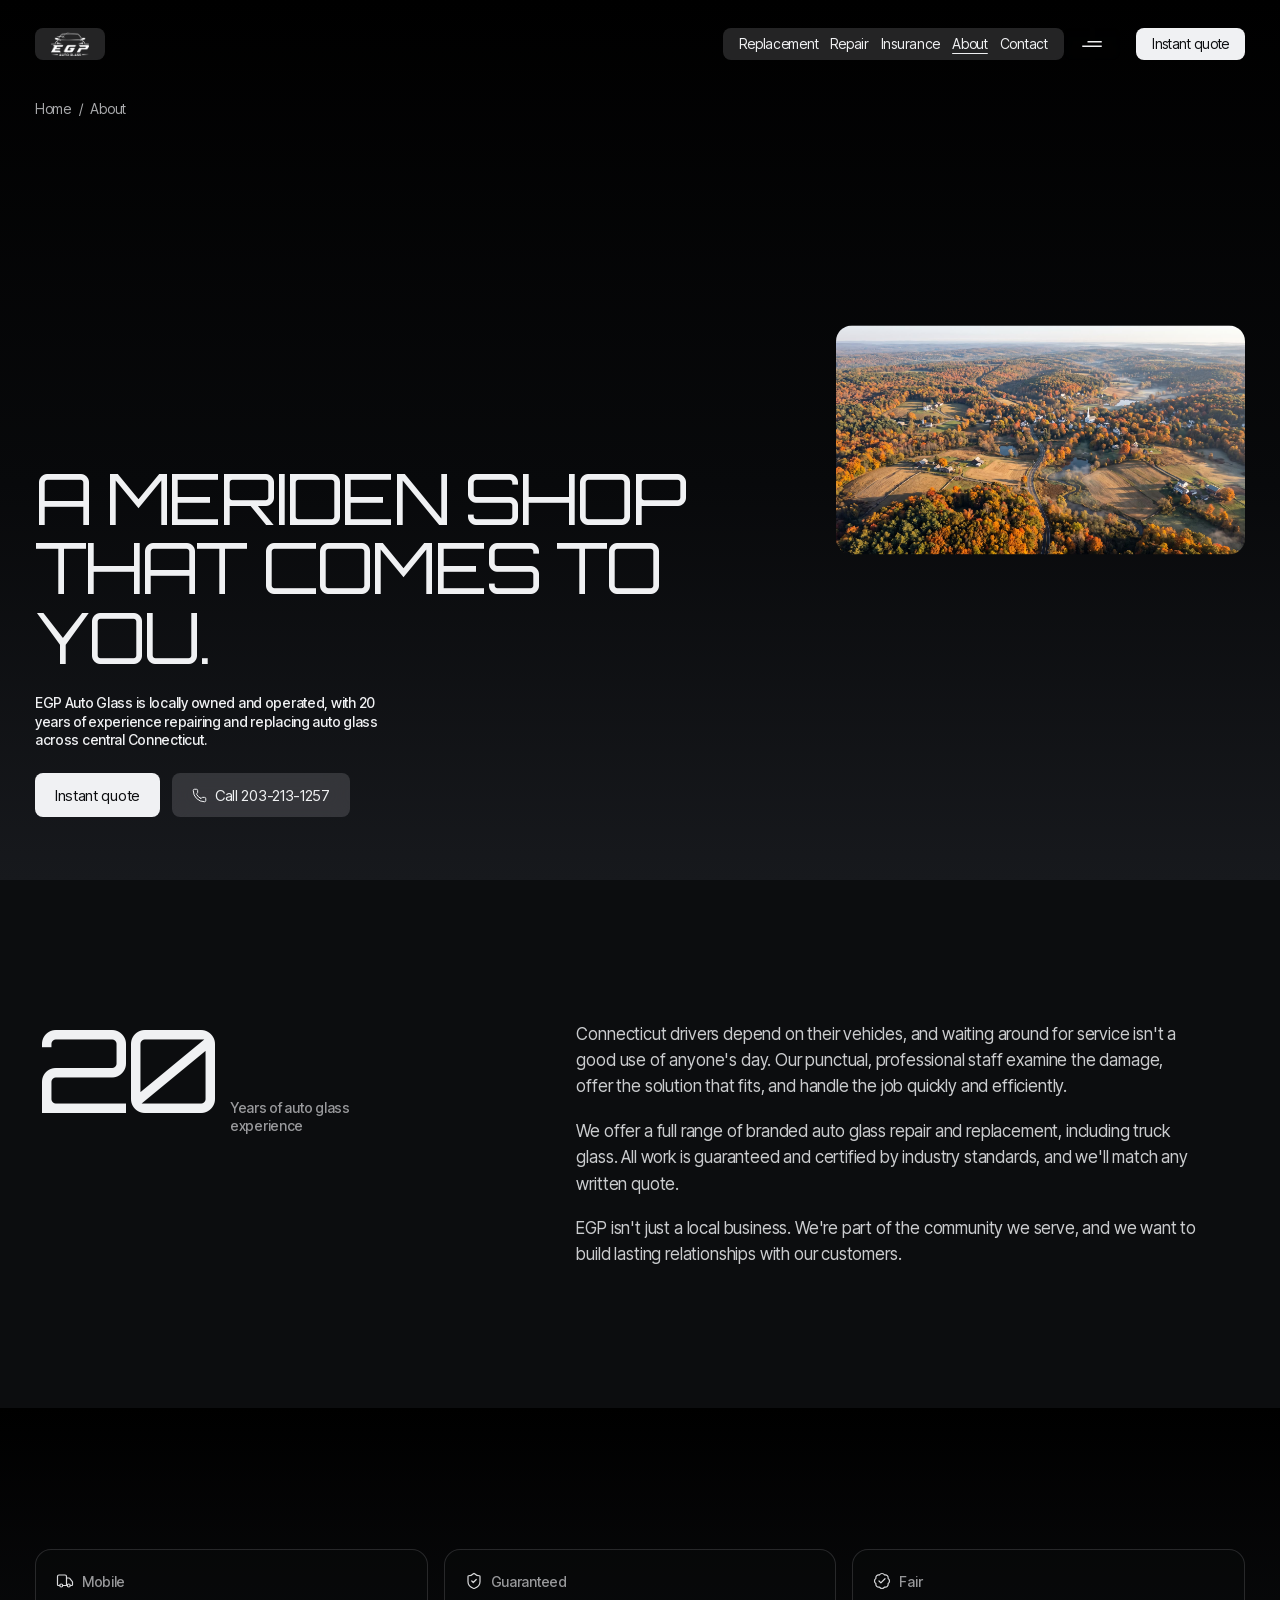
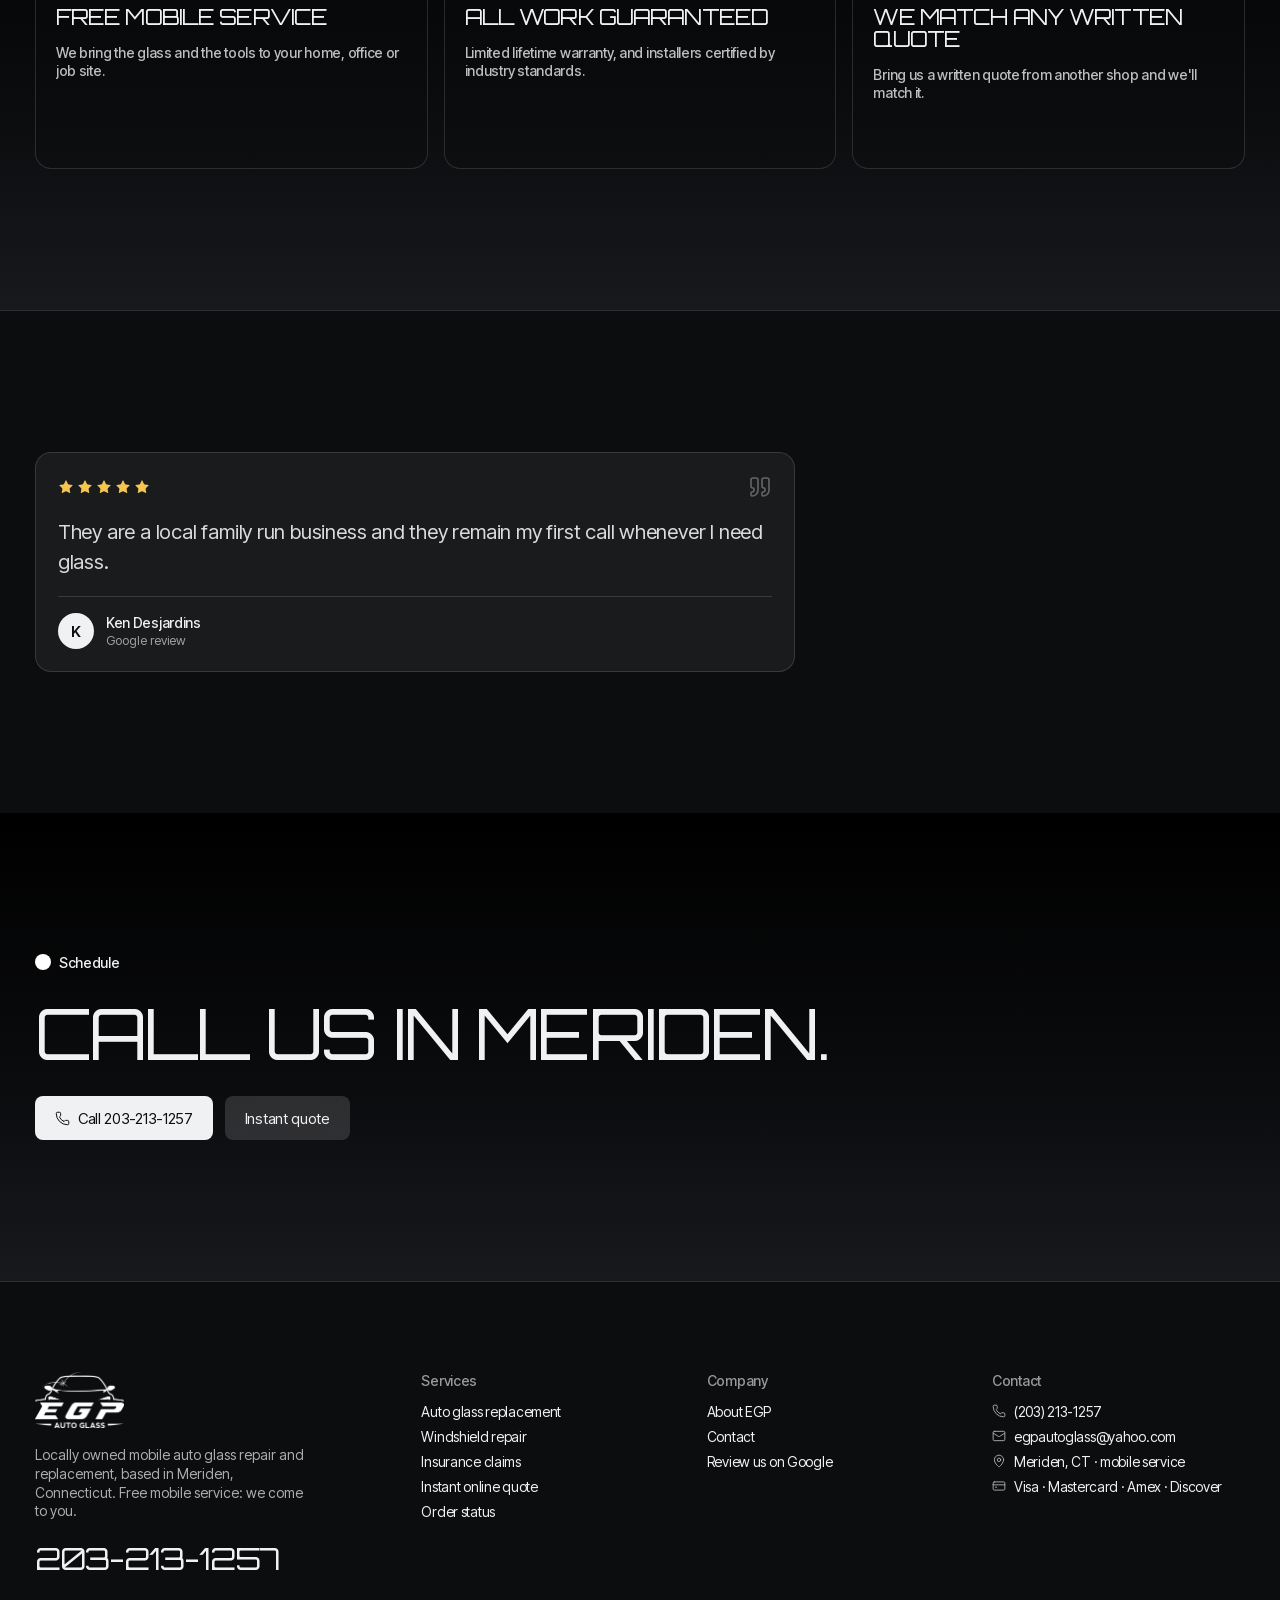
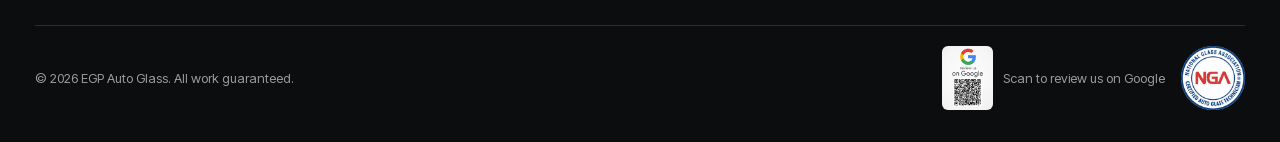
<file: about-us/index.html>
<!doctype html>
<html lang="en">
<head>
<meta charset="utf-8">
<meta name="viewport" content="width=device-width, initial-scale=1, viewport-fit=cover">
<meta name="theme-color" content="#0c0d0f">
<meta property="og:image" content="https://vastlyresilient.github.io/egp-autoglass/assets/img/og.jpg">
<link rel="icon" href="../assets/img/favicon.png">
<link rel="preload" href="../assets/fonts/Orbitron.woff2" as="font" type="font/woff2" crossorigin>
<link rel="stylesheet" href="../assets/css/auren.css">

<title>About EGP Auto Glass | Locally Owned in Meriden, CT</title>
<meta name="description" content="EGP Auto Glass is a locally owned Meriden, CT mobile auto glass company with 20 years of experience. Free mobile service, all work guaranteed.">
</head>
<body>
<a class="skip" href="#main">Skip to content</a>
<header class="header">
  <a class="glass-pill header-logo" href="../" aria-label="EGP Auto Glass home"><img src="../assets/img/egp-logo-white.png" alt="" width="720" height="454"></a>
  <div class="header-right">
    <div style="display:flex;align-items:center">
      <nav class="glass-pill header-nav" aria-label="Main">
        <a href="../auto-glass-replacement/">Replacement</a><a href="../auto-glass-repair/">Repair</a><a href="../insurance-claims/">Insurance</a><a href="../about-us/" aria-current="page">About</a><a href="../contact-us/">Contact</a>
      </nav>
      <button class="glass-pill header-menu" type="button" aria-label="Open menu" aria-expanded="false" aria-controls="menu">
        <svg width="24" height="24" viewBox="0 0 24 24" fill="none" aria-hidden="true"><path d="M7.5 9H21.75V10.5H7.5V9Z" fill="#F0F1F3"/><path d="M2.25 13.5H21.75V15H2.25V13.5Z" fill="#F0F1F3"/></svg>
      </button>
    </div>
    <a class="header-login" href="../instant-quote/"><span>Instant quote</span></a>
  </div>
</header>
<div class="menu" id="menu" aria-label="Menu">
  <ul>
    <li><a class="big" href="../">Home</a></li>
    <li><a class="big" href="../auto-glass-replacement/">Replacement</a></li>
    <li><a class="big" href="../auto-glass-repair/">Repair</a></li>
    <li><a class="big" href="../insurance-claims/">Insurance</a></li>
    <li><a class="big" href="../about-us/" aria-current="page">About</a></li>
    <li><a class="big" href="../contact-us/">Contact</a></li>
  </ul>
  <div class="meta"><a href="tel:+12032131257"><svg class="ic" viewBox="0 0 24 24" fill="none" stroke="currentColor" stroke-width="1.6" stroke-linecap="round" stroke-linejoin="round" aria-hidden="true"><path d="M13.832 16.568a1 1 0 0 0 1.213-.303l.355-.465A2 2 0 0 1 17 15h3a2 2 0 0 1 2 2v3a2 2 0 0 1-2 2A18 18 0 0 1 2 4a2 2 0 0 1 2-2h3a2 2 0 0 1 2 2v3a2 2 0 0 1-.8 1.6l-.468.351a1 1 0 0 0-.292 1.233 14 14 0 0 0 6.392 6.384"/></svg>203-213-1257</a><a href="../instant-quote/">Instant quote</a><a href="../order-status/">Order status</a><a href="mailto:egpautoglass@yahoo.com">egpautoglass@yahoo.com</a></div>
</div>

<main id="main">
<section class="page-hero">
  <nav class="crumbs" aria-label="Breadcrumb"><a href="../">Home</a><span aria-hidden="true">/</span><span>About</span></nav>
  <figure class="card-media"><img src="../assets/img/hills-aerial.jpg" alt="Rolling central Connecticut countryside in fall" width="1600" height="900"></figure>
  <div><h1 class="orb orb-l">A Meriden shop that comes to you.</h1><p class="lead">EGP Auto Glass is locally owned and operated, with 20 years of experience repairing and replacing auto glass across central Connecticut.</p><div class="actions"><a class="btn-w btn-lg" href="../instant-quote/">Instant quote</a><a class="btn-g btn-lg" href="tel:+12032131257"><svg class="ic" viewBox="0 0 24 24" fill="none" stroke="currentColor" stroke-width="1.6" stroke-linecap="round" stroke-linejoin="round" aria-hidden="true"><path d="M13.832 16.568a1 1 0 0 0 1.213-.303l.355-.465A2 2 0 0 1 17 15h3a2 2 0 0 1 2 2v3a2 2 0 0 1-2 2A18 18 0 0 1 2 4a2 2 0 0 1 2-2h3a2 2 0 0 1 2 2v3a2 2 0 0 1-.8 1.6l-.468.351a1 1 0 0 0-.292 1.233 14 14 0 0 0 6.392 6.384"/></svg>Call 203-213-1257</a></div></div>
</section>
<section class="sec"><div class="wrap split">
  <div class="score rv"><b>20</b><span class="small muted" style="max-width:160px">Years of auto glass experience</span></div>
  <div class="prose">
    <p class="rv">Connecticut drivers depend on their vehicles, and waiting around for service isn't a good use of anyone's day. Our punctual, professional staff examine the damage, offer the solution that fits, and handle the job quickly and efficiently.</p>
    <p class="rv">We offer a full range of branded auto glass repair and replacement, including truck glass. All work is guaranteed and certified by industry standards, and we'll match any written quote.</p>
    <p class="rv">EGP isn't just a local business. We're part of the community we serve, and we want to build lasting relationships with our customers.</p>
  </div>
</div></section>
<section class="sec grad"><div class="wrap">
  <ul class="plist plist-3">
    <li class="rv"><span class="k"><svg class="ic" viewBox="0 0 24 24" fill="none" stroke="currentColor" stroke-width="1.6" stroke-linecap="round" stroke-linejoin="round" aria-hidden="true"><path d="M14 18V6a2 2 0 0 0-2-2H4a2 2 0 0 0-2 2v11a1 1 0 0 0 1 1h2"/><path d="M15 18H9"/><path d="M19 18h2a1 1 0 0 0 1-1v-3.65a1 1 0 0 0-.22-.624l-3.48-4.35A1 1 0 0 0 17.52 8H14"/><circle cx="17" cy="18" r="2"/><circle cx="7" cy="18" r="2"/></svg>Mobile</span><span class="v">Free mobile service</span><span class="d">We bring the glass and the tools to your home, office or job site.</span></li>
    <li class="rv"><span class="k"><svg class="ic" viewBox="0 0 24 24" fill="none" stroke="currentColor" stroke-width="1.6" stroke-linecap="round" stroke-linejoin="round" aria-hidden="true"><path d="M20 13c0 5-3.5 7.5-7.66 8.95a1 1 0 0 1-.67-.01C7.5 20.5 4 18 4 13V6a1 1 0 0 1 1-1c2 0 4.5-1.2 6.24-2.72a1.17 1.17 0 0 1 1.52 0C14.51 3.81 17 5 19 5a1 1 0 0 1 1 1z"/><path d="m9 12 2 2 4-4"/></svg>Guaranteed</span><span class="v">All work guaranteed</span><span class="d">Limited lifetime warranty, and installers certified by industry standards.</span></li>
    <li class="rv"><span class="k"><svg class="ic" viewBox="0 0 24 24" fill="none" stroke="currentColor" stroke-width="1.6" stroke-linecap="round" stroke-linejoin="round" aria-hidden="true"><path d="M3.85 8.62a4 4 0 0 1 4.78-4.77 4 4 0 0 1 6.74 0 4 4 0 0 1 4.78 4.78 4 4 0 0 1 0 6.74 4 4 0 0 1-4.77 4.78 4 4 0 0 1-6.75 0 4 4 0 0 1-4.78-4.77 4 4 0 0 1 0-6.76Z"/><path d="m16 9-5.5 5.5L8 12"/></svg>Fair</span><span class="v">We match any written quote</span><span class="d">Bring us a written quote from another shop and we'll match it.</span></li>
  </ul>
</div></section>
<section class="sec rule-top"><div class="wrap"><figure class="rcard rcard-solo rv"><div class="rtop"><span class="stars" role="img" aria-label="5 out of 5 stars"><svg class="star" viewBox="0 0 24 24" aria-hidden="true"><path fill="currentColor" d="M11.525 2.295a.53.53 0 0 1 .95 0l2.31 4.679a2.123 2.123 0 0 0 1.595 1.16l5.166.756a.53.53 0 0 1 .294.904l-3.736 3.638a2.123 2.123 0 0 0-.611 1.878l.882 5.14a.53.53 0 0 1-.771.56l-4.618-2.428a2.122 2.122 0 0 0-1.973 0L6.396 21.01a.53.53 0 0 1-.77-.56l.881-5.139a2.122 2.122 0 0 0-.611-1.879L2.16 9.795a.53.53 0 0 1 .294-.906l5.165-.755a2.122 2.122 0 0 0 1.597-1.16z"/></svg><svg class="star" viewBox="0 0 24 24" aria-hidden="true"><path fill="currentColor" d="M11.525 2.295a.53.53 0 0 1 .95 0l2.31 4.679a2.123 2.123 0 0 0 1.595 1.16l5.166.756a.53.53 0 0 1 .294.904l-3.736 3.638a2.123 2.123 0 0 0-.611 1.878l.882 5.14a.53.53 0 0 1-.771.56l-4.618-2.428a2.122 2.122 0 0 0-1.973 0L6.396 21.01a.53.53 0 0 1-.77-.56l.881-5.139a2.122 2.122 0 0 0-.611-1.879L2.16 9.795a.53.53 0 0 1 .294-.906l5.165-.755a2.122 2.122 0 0 0 1.597-1.16z"/></svg><svg class="star" viewBox="0 0 24 24" aria-hidden="true"><path fill="currentColor" d="M11.525 2.295a.53.53 0 0 1 .95 0l2.31 4.679a2.123 2.123 0 0 0 1.595 1.16l5.166.756a.53.53 0 0 1 .294.904l-3.736 3.638a2.123 2.123 0 0 0-.611 1.878l.882 5.14a.53.53 0 0 1-.771.56l-4.618-2.428a2.122 2.122 0 0 0-1.973 0L6.396 21.01a.53.53 0 0 1-.77-.56l.881-5.139a2.122 2.122 0 0 0-.611-1.879L2.16 9.795a.53.53 0 0 1 .294-.906l5.165-.755a2.122 2.122 0 0 0 1.597-1.16z"/></svg><svg class="star" viewBox="0 0 24 24" aria-hidden="true"><path fill="currentColor" d="M11.525 2.295a.53.53 0 0 1 .95 0l2.31 4.679a2.123 2.123 0 0 0 1.595 1.16l5.166.756a.53.53 0 0 1 .294.904l-3.736 3.638a2.123 2.123 0 0 0-.611 1.878l.882 5.14a.53.53 0 0 1-.771.56l-4.618-2.428a2.122 2.122 0 0 0-1.973 0L6.396 21.01a.53.53 0 0 1-.77-.56l.881-5.139a2.122 2.122 0 0 0-.611-1.879L2.16 9.795a.53.53 0 0 1 .294-.906l5.165-.755a2.122 2.122 0 0 0 1.597-1.16z"/></svg><svg class="star" viewBox="0 0 24 24" aria-hidden="true"><path fill="currentColor" d="M11.525 2.295a.53.53 0 0 1 .95 0l2.31 4.679a2.123 2.123 0 0 0 1.595 1.16l5.166.756a.53.53 0 0 1 .294.904l-3.736 3.638a2.123 2.123 0 0 0-.611 1.878l.882 5.14a.53.53 0 0 1-.771.56l-4.618-2.428a2.122 2.122 0 0 0-1.973 0L6.396 21.01a.53.53 0 0 1-.77-.56l.881-5.139a2.122 2.122 0 0 0-.611-1.879L2.16 9.795a.53.53 0 0 1 .294-.906l5.165-.755a2.122 2.122 0 0 0 1.597-1.16z"/></svg></span><span class="rq"><svg class="ic" viewBox="0 0 24 24" fill="none" stroke="currentColor" stroke-width="1.6" stroke-linecap="round" stroke-linejoin="round" aria-hidden="true"><path d="M16 3a2 2 0 0 0-2 2v6a2 2 0 0 0 2 2 1 1 0 0 1 1 1v1a2 2 0 0 1-2 2 1 1 0 0 0-1 1v2a1 1 0 0 0 1 1 6 6 0 0 0 6-6V5a2 2 0 0 0-2-2z"/><path d="M5 3a2 2 0 0 0-2 2v6a2 2 0 0 0 2 2 1 1 0 0 1 1 1v1a2 2 0 0 1-2 2 1 1 0 0 0-1 1v2a1 1 0 0 0 1 1 6 6 0 0 0 6-6V5a2 2 0 0 0-2-2z"/></svg></span></div><blockquote><p>They are a local family run business and they remain my first call whenever I need glass.</p></blockquote><figcaption><span class="av" aria-hidden="true">K</span><span><b>Ken Desjardins</b><small>Google review</small></span></figcaption></figure></div></section>
<section class="sec grad"><div class="wrap close"><span class="tag"><span class="dot"></span>Schedule</span><h2 class="orb orb-l">Call us in Meriden.</h2><div class="actions"><a class="btn-w btn-lg" href="tel:+12032131257"><svg class="ic" viewBox="0 0 24 24" fill="none" stroke="currentColor" stroke-width="1.6" stroke-linecap="round" stroke-linejoin="round" aria-hidden="true"><path d="M13.832 16.568a1 1 0 0 0 1.213-.303l.355-.465A2 2 0 0 1 17 15h3a2 2 0 0 1 2 2v3a2 2 0 0 1-2 2A18 18 0 0 1 2 4a2 2 0 0 1 2-2h3a2 2 0 0 1 2 2v3a2 2 0 0 1-.8 1.6l-.468.351a1 1 0 0 0-.292 1.233 14 14 0 0 0 6.392 6.384"/></svg>Call 203-213-1257</a><a class="btn-g btn-lg" href="../instant-quote/">Instant quote</a></div></div></section>
</main>
<footer class="footer">
  <div class="f-grid">
    <div class="f-brand">
      <img class="logo" src="../assets/img/egp-logo-white.png" alt="EGP Auto Glass" width="720" height="454" loading="lazy">
      <p>Locally owned mobile auto glass repair and replacement, based in Meriden, Connecticut. Free mobile service: we come to you.</p>
      <a class="f-phone" href="tel:+12032131257">203-213-1257</a>
    </div>
    <div><h2>Services</h2><ul>
      <li><a href="../auto-glass-replacement/">Auto glass replacement</a></li>
      <li><a href="../auto-glass-repair/">Windshield repair</a></li>
      <li><a href="../insurance-claims/">Insurance claims</a></li>
      <li><a href="../instant-quote/">Instant online quote</a></li>
      <li><a href="../order-status/">Order status</a></li></ul></div>
    <div><h2>Company</h2><ul>
      <li><a href="../about-us/">About EGP</a></li>
      <li><a href="../contact-us/">Contact</a></li>
      <li><a href="https://g.page/r/CUJq_pqHoDtLEAI/review" target="_blank" rel="noopener">Review us on Google</a></li></ul></div>
    <div><h2>Contact</h2><ul>
      <li><a href="tel:+12032131257"><svg class="ic" viewBox="0 0 24 24" fill="none" stroke="currentColor" stroke-width="1.6" stroke-linecap="round" stroke-linejoin="round" aria-hidden="true"><path d="M13.832 16.568a1 1 0 0 0 1.213-.303l.355-.465A2 2 0 0 1 17 15h3a2 2 0 0 1 2 2v3a2 2 0 0 1-2 2A18 18 0 0 1 2 4a2 2 0 0 1 2-2h3a2 2 0 0 1 2 2v3a2 2 0 0 1-.8 1.6l-.468.351a1 1 0 0 0-.292 1.233 14 14 0 0 0 6.392 6.384"/></svg>(203) 213-1257</a></li>
      <li><a href="mailto:egpautoglass@yahoo.com"><svg class="ic" viewBox="0 0 24 24" fill="none" stroke="currentColor" stroke-width="1.6" stroke-linecap="round" stroke-linejoin="round" aria-hidden="true"><path d="m22 7-8.991 5.727a2 2 0 0 1-2.009 0L2 7"/><rect x="2" y="4" width="20" height="16" rx="2"/></svg>egpautoglass@yahoo.com</a></li>
      <li><svg class="ic" viewBox="0 0 24 24" fill="none" stroke="currentColor" stroke-width="1.6" stroke-linecap="round" stroke-linejoin="round" aria-hidden="true"><path d="M20 10c0 4.993-5.539 10.193-7.399 11.799a1 1 0 0 1-1.202 0C9.539 20.193 4 14.993 4 10a8 8 0 0 1 16 0"/><circle cx="12" cy="10" r="3"/></svg>Meriden, CT · mobile service</li>
      <li><svg class="ic" viewBox="0 0 24 24" fill="none" stroke="currentColor" stroke-width="1.6" stroke-linecap="round" stroke-linejoin="round" aria-hidden="true"><rect width="20" height="14" x="2" y="5" rx="2"/><line x1="2" x2="22" y1="10" y2="10"/><path d="M6 14h2"/></svg>Visa · Mastercard · Amex · Discover</li></ul></div>
  </div>
  <div class="f-base">
    <span>© <span data-year>2026</span> EGP Auto Glass. All work guaranteed.</span>
    <span class="f-badges">
      <a class="qr" href="https://g.page/r/CUJq_pqHoDtLEAI/review" target="_blank" rel="noopener"><img src="../assets/img/google-review-qr.png" alt="QR code: review EGP Auto Glass on Google" width="176" height="220" loading="lazy"><span>Scan to review us on Google</span></a>
      <img src="../assets/img/nga-badge.png" alt="National Glass Association certified auto glass technician" width="200" height="200" loading="lazy">
    </span>
  </div>
</footer>

<script src="../assets/js/auren.js"></script>
</body>
</html>
</file>
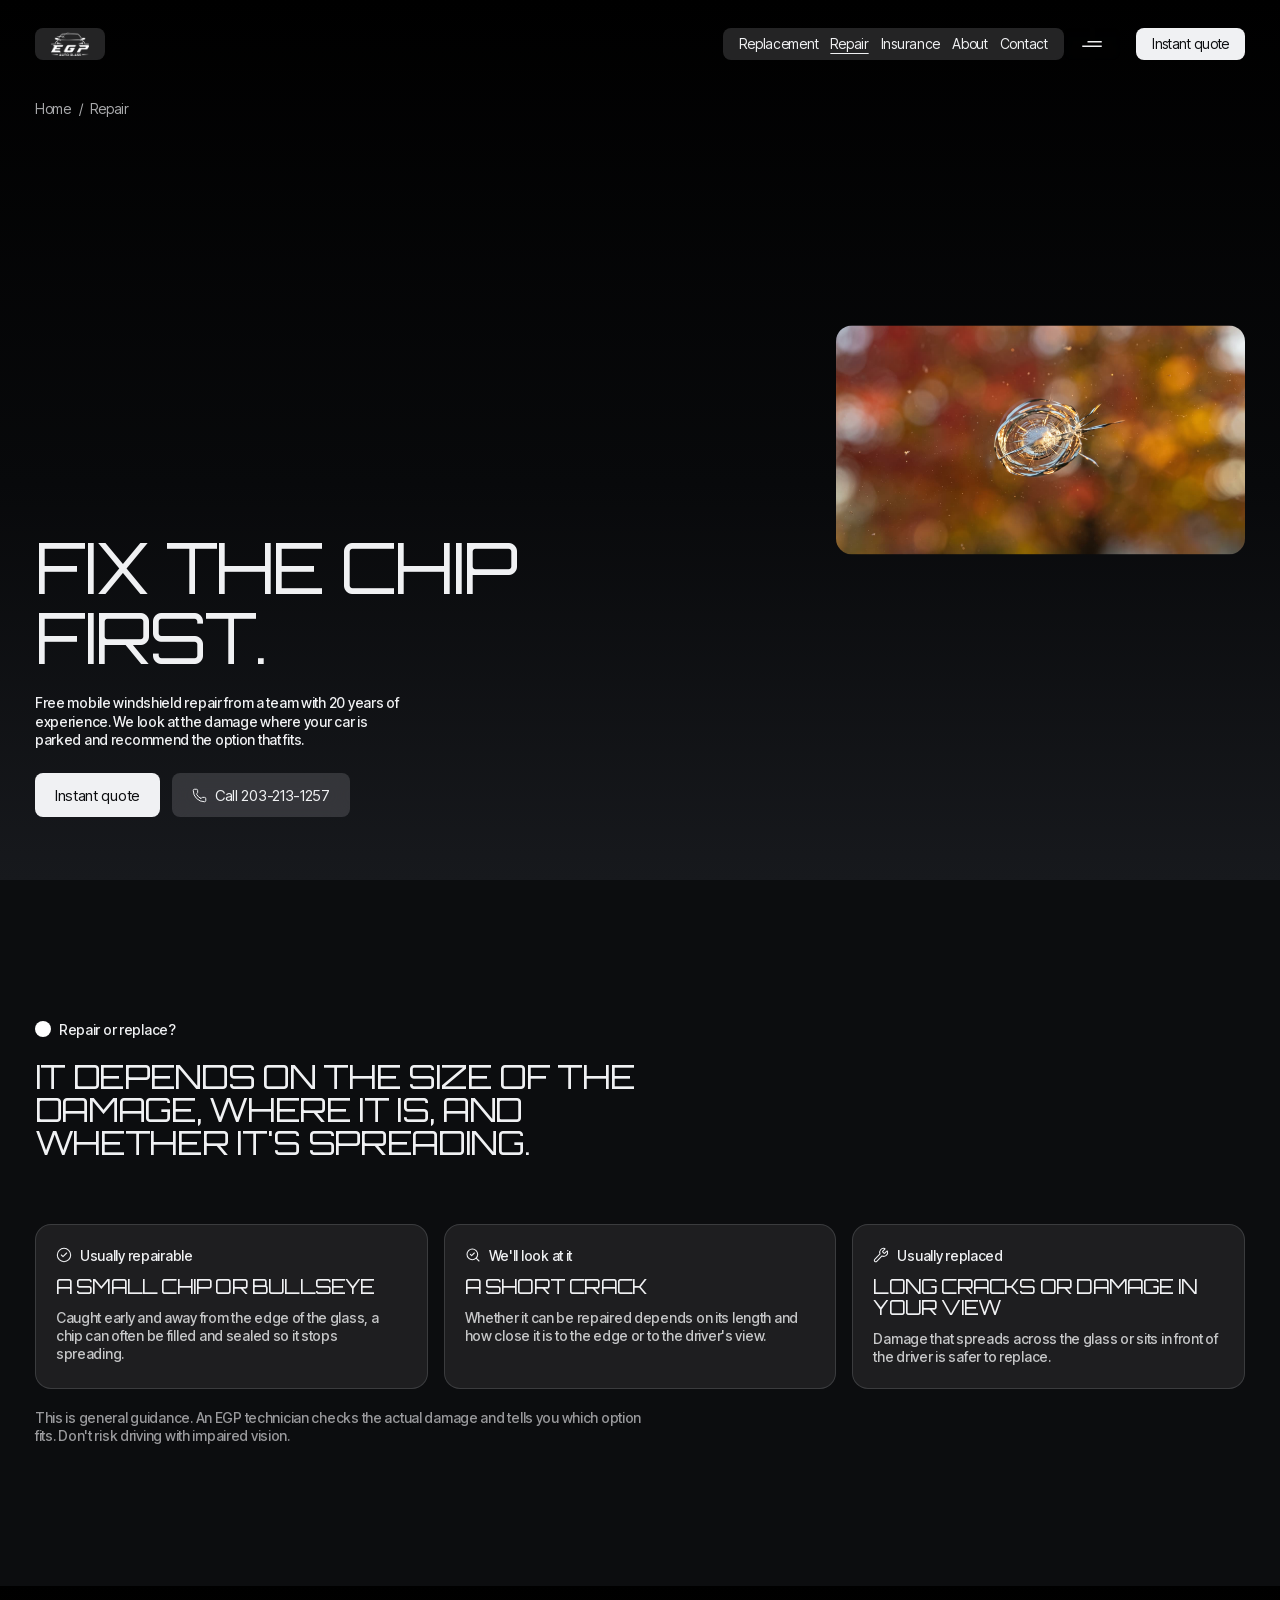
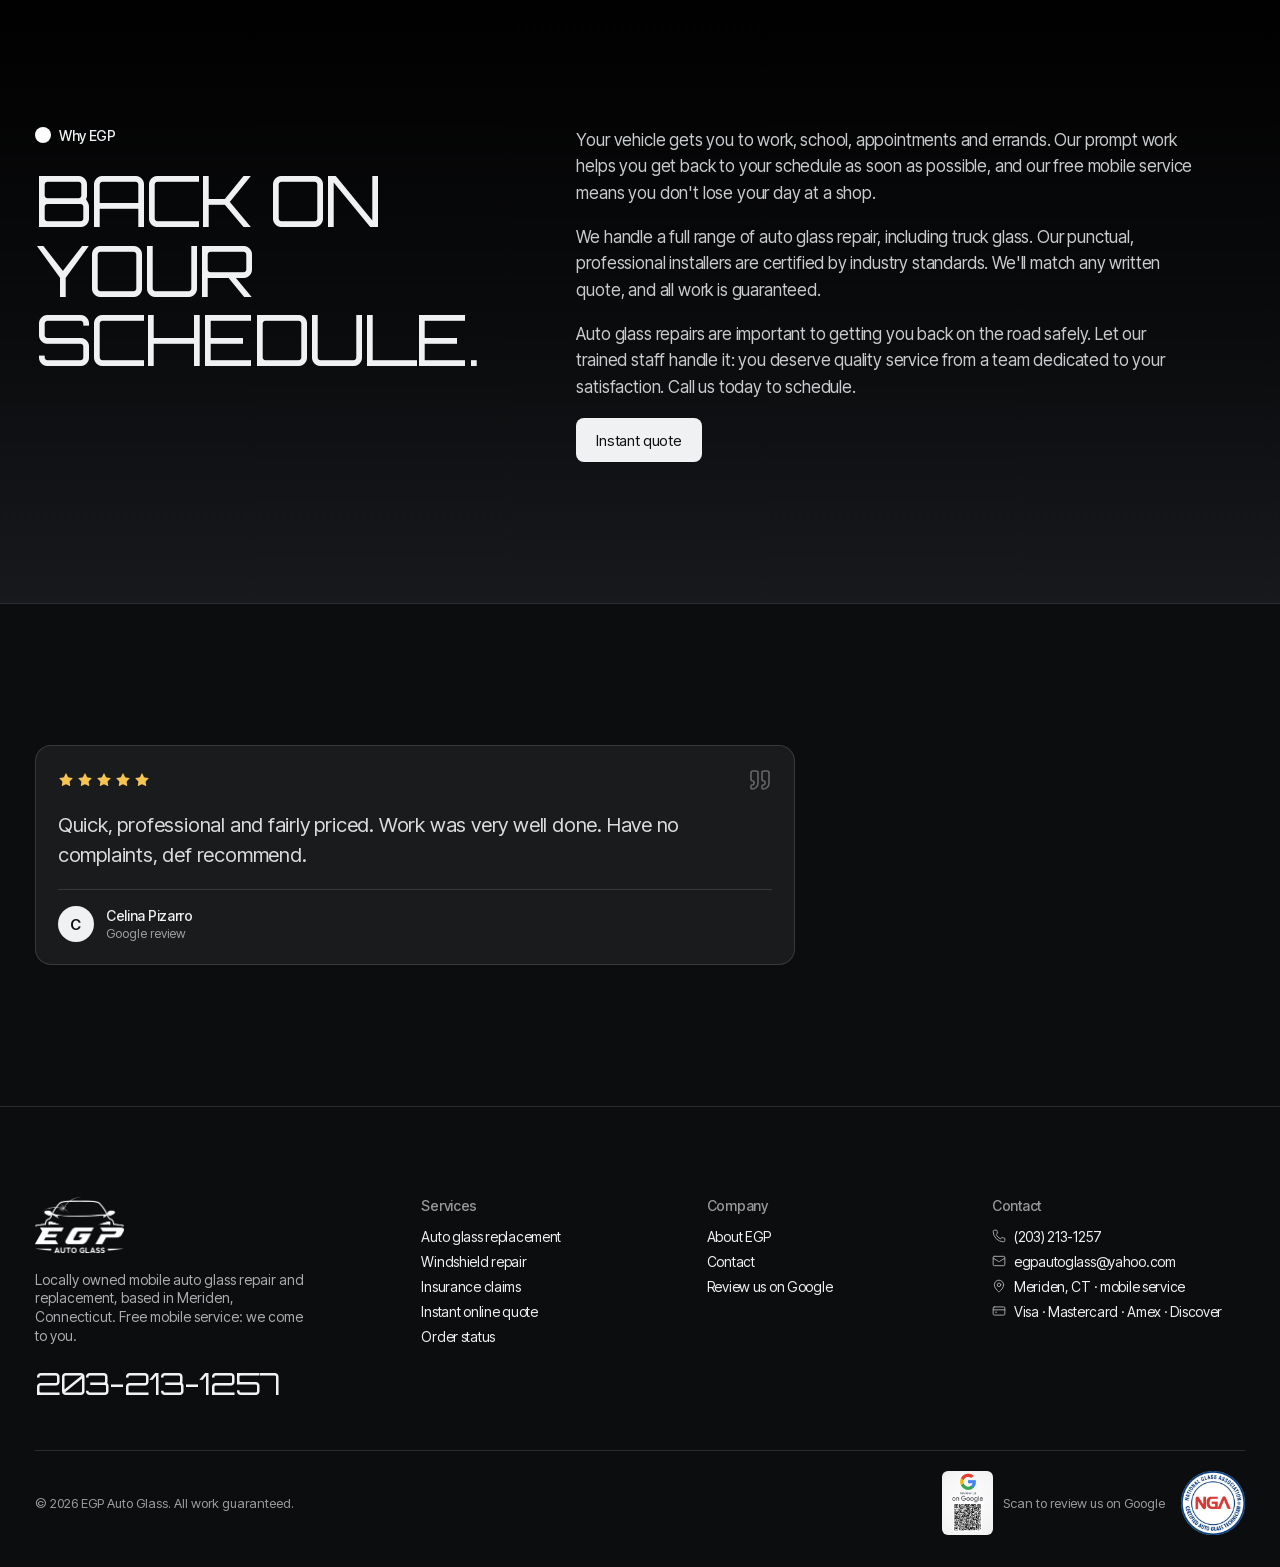
<file: auto-glass-repair/index.html>
<!doctype html>
<html lang="en">
<head>
<meta charset="utf-8">
<meta name="viewport" content="width=device-width, initial-scale=1, viewport-fit=cover">
<meta name="theme-color" content="#0c0d0f">
<meta property="og:image" content="https://vastlyresilient.github.io/egp-autoglass/assets/img/og.jpg">
<link rel="icon" href="../assets/img/favicon.png">
<link rel="preload" href="../assets/fonts/Orbitron.woff2" as="font" type="font/woff2" crossorigin>
<link rel="stylesheet" href="../assets/css/auren.css">

<title>Windshield Chip Repair in Central CT | EGP Auto Glass</title>
<meta name="description" content="Free mobile windshield and auto glass repair in Meriden, Cheshire, Southington, Durham, Middletown and surrounding towns. 20 years of experience. Call 203-213-1257.">
</head>
<body>
<a class="skip" href="#main">Skip to content</a>
<header class="header">
  <a class="glass-pill header-logo" href="../" aria-label="EGP Auto Glass home"><img src="../assets/img/egp-logo-white.png" alt="" width="720" height="454"></a>
  <div class="header-right">
    <div style="display:flex;align-items:center">
      <nav class="glass-pill header-nav" aria-label="Main">
        <a href="../auto-glass-replacement/">Replacement</a><a href="../auto-glass-repair/" aria-current="page">Repair</a><a href="../insurance-claims/">Insurance</a><a href="../about-us/">About</a><a href="../contact-us/">Contact</a>
      </nav>
      <button class="glass-pill header-menu" type="button" aria-label="Open menu" aria-expanded="false" aria-controls="menu">
        <svg width="24" height="24" viewBox="0 0 24 24" fill="none" aria-hidden="true"><path d="M7.5 9H21.75V10.5H7.5V9Z" fill="#F0F1F3"/><path d="M2.25 13.5H21.75V15H2.25V13.5Z" fill="#F0F1F3"/></svg>
      </button>
    </div>
    <a class="header-login" href="../instant-quote/"><span>Instant quote</span></a>
  </div>
</header>
<div class="menu" id="menu" aria-label="Menu">
  <ul>
    <li><a class="big" href="../">Home</a></li>
    <li><a class="big" href="../auto-glass-replacement/">Replacement</a></li>
    <li><a class="big" href="../auto-glass-repair/" aria-current="page">Repair</a></li>
    <li><a class="big" href="../insurance-claims/">Insurance</a></li>
    <li><a class="big" href="../about-us/">About</a></li>
    <li><a class="big" href="../contact-us/">Contact</a></li>
  </ul>
  <div class="meta"><a href="tel:+12032131257"><svg class="ic" viewBox="0 0 24 24" fill="none" stroke="currentColor" stroke-width="1.6" stroke-linecap="round" stroke-linejoin="round" aria-hidden="true"><path d="M13.832 16.568a1 1 0 0 0 1.213-.303l.355-.465A2 2 0 0 1 17 15h3a2 2 0 0 1 2 2v3a2 2 0 0 1-2 2A18 18 0 0 1 2 4a2 2 0 0 1 2-2h3a2 2 0 0 1 2 2v3a2 2 0 0 1-.8 1.6l-.468.351a1 1 0 0 0-.292 1.233 14 14 0 0 0 6.392 6.384"/></svg>203-213-1257</a><a href="../instant-quote/">Instant quote</a><a href="../order-status/">Order status</a><a href="mailto:egpautoglass@yahoo.com">egpautoglass@yahoo.com</a></div>
</div>

<main id="main">
<section class="page-hero">
  <nav class="crumbs" aria-label="Breadcrumb"><a href="../">Home</a><span aria-hidden="true">/</span><span>Repair</span></nav>
  <figure class="card-media"><img src="../assets/img/chip-macro.jpg" alt="Close-up of a bullseye rock chip in a windshield" width="1600" height="900"></figure>
  <div><h1 class="orb orb-l">Fix the chip first.</h1><p class="lead">Free mobile windshield repair from a team with 20 years of experience. We look at the damage where your car is parked and recommend the option that fits.</p><div class="actions"><a class="btn-w btn-lg" href="../instant-quote/">Instant quote</a><a class="btn-g btn-lg" href="tel:+12032131257"><svg class="ic" viewBox="0 0 24 24" fill="none" stroke="currentColor" stroke-width="1.6" stroke-linecap="round" stroke-linejoin="round" aria-hidden="true"><path d="M13.832 16.568a1 1 0 0 0 1.213-.303l.355-.465A2 2 0 0 1 17 15h3a2 2 0 0 1 2 2v3a2 2 0 0 1-2 2A18 18 0 0 1 2 4a2 2 0 0 1 2-2h3a2 2 0 0 1 2 2v3a2 2 0 0 1-.8 1.6l-.468.351a1 1 0 0 0-.292 1.233 14 14 0 0 0 6.392 6.384"/></svg>Call 203-213-1257</a></div></div>
</section>
<section class="sec"><div class="wrap">
  <div class="sec-head"><span class="tag"><span class="dot"></span>Repair or replace?</span><h2 class="orb orb-m" style="max-width:24ch">It depends on the size of the damage, where it is, and whether it's spreading.</h2></div>
  <div class="guide">
    <div class="rv"><span class="tag"><svg class="ic" viewBox="0 0 24 24" fill="none" stroke="currentColor" stroke-width="1.6" stroke-linecap="round" stroke-linejoin="round" aria-hidden="true"><circle cx="12" cy="12" r="10"/><path d="m16 9-5.5 5.5L8 12"/></svg>Usually repairable</span><h3>A small chip or bullseye</h3><p>Caught early and away from the edge of the glass, a chip can often be filled and sealed so it stops spreading.</p></div>
    <div class="rv"><span class="tag"><svg class="ic" viewBox="0 0 24 24" fill="none" stroke="currentColor" stroke-width="1.6" stroke-linecap="round" stroke-linejoin="round" aria-hidden="true"><path d="m8 11 2 2 4-4"/><circle cx="11" cy="11" r="8"/><path d="m21 21-4.3-4.3"/></svg>We'll look at it</span><h3>A short crack</h3><p>Whether it can be repaired depends on its length and how close it is to the edge or to the driver's view.</p></div>
    <div class="rv"><span class="tag"><svg class="ic" viewBox="0 0 24 24" fill="none" stroke="currentColor" stroke-width="1.6" stroke-linecap="round" stroke-linejoin="round" aria-hidden="true"><path d="M14.7 6.3a1 1 0 0 0 0 1.4l1.6 1.6a1 1 0 0 0 1.4 0l3.106-3.105c.32-.322.863-.22.983.218a6 6 0 0 1-8.259 7.057l-7.91 7.91a1 1 0 0 1-2.999-3l7.91-7.91a6 6 0 0 1 7.057-8.259c.438.12.54.662.219.984z"/></svg>Usually replaced</span><h3>Long cracks or damage in your view</h3><p>Damage that spreads across the glass or sits in front of the driver is safer to replace.</p></div>
  </div>
  <p class="small muted" style="margin-top:20px;max-width:620px">This is general guidance. An EGP technician checks the actual damage and tells you which option fits. Don't risk driving with impaired vision.</p>
</div></section>
<section class="sec grad"><div class="wrap split">
  <div class="sec-head" style="margin:0"><span class="tag"><span class="dot"></span>Why EGP</span><h2 class="orb orb-l">Back on your schedule.</h2></div>
  <div class="prose rv">
    <p>Your vehicle gets you to work, school, appointments and errands. Our prompt work helps you get back to your schedule as soon as possible, and our free mobile service means you don't lose your day at a shop.</p>
    <p>We handle a full range of auto glass repair, including truck glass. Our punctual, professional installers are certified by industry standards. We'll match any written quote, and all work is guaranteed.</p>
    <p>Auto glass repairs are important to getting you back on the road safely. Let our trained staff handle it: you deserve quality service from a team dedicated to your satisfaction. Call us today to schedule.</p>
    <p><a class="btn-w btn-lg" href="../instant-quote/">Instant quote</a></p>
  </div>
</div></section>
<section class="sec rule-top"><div class="wrap"><figure class="rcard rcard-solo rv"><div class="rtop"><span class="stars" role="img" aria-label="5 out of 5 stars"><svg class="star" viewBox="0 0 24 24" aria-hidden="true"><path fill="currentColor" d="M11.525 2.295a.53.53 0 0 1 .95 0l2.31 4.679a2.123 2.123 0 0 0 1.595 1.16l5.166.756a.53.53 0 0 1 .294.904l-3.736 3.638a2.123 2.123 0 0 0-.611 1.878l.882 5.14a.53.53 0 0 1-.771.56l-4.618-2.428a2.122 2.122 0 0 0-1.973 0L6.396 21.01a.53.53 0 0 1-.77-.56l.881-5.139a2.122 2.122 0 0 0-.611-1.879L2.16 9.795a.53.53 0 0 1 .294-.906l5.165-.755a2.122 2.122 0 0 0 1.597-1.16z"/></svg><svg class="star" viewBox="0 0 24 24" aria-hidden="true"><path fill="currentColor" d="M11.525 2.295a.53.53 0 0 1 .95 0l2.31 4.679a2.123 2.123 0 0 0 1.595 1.16l5.166.756a.53.53 0 0 1 .294.904l-3.736 3.638a2.123 2.123 0 0 0-.611 1.878l.882 5.14a.53.53 0 0 1-.771.56l-4.618-2.428a2.122 2.122 0 0 0-1.973 0L6.396 21.01a.53.53 0 0 1-.77-.56l.881-5.139a2.122 2.122 0 0 0-.611-1.879L2.16 9.795a.53.53 0 0 1 .294-.906l5.165-.755a2.122 2.122 0 0 0 1.597-1.16z"/></svg><svg class="star" viewBox="0 0 24 24" aria-hidden="true"><path fill="currentColor" d="M11.525 2.295a.53.53 0 0 1 .95 0l2.31 4.679a2.123 2.123 0 0 0 1.595 1.16l5.166.756a.53.53 0 0 1 .294.904l-3.736 3.638a2.123 2.123 0 0 0-.611 1.878l.882 5.14a.53.53 0 0 1-.771.56l-4.618-2.428a2.122 2.122 0 0 0-1.973 0L6.396 21.01a.53.53 0 0 1-.77-.56l.881-5.139a2.122 2.122 0 0 0-.611-1.879L2.16 9.795a.53.53 0 0 1 .294-.906l5.165-.755a2.122 2.122 0 0 0 1.597-1.16z"/></svg><svg class="star" viewBox="0 0 24 24" aria-hidden="true"><path fill="currentColor" d="M11.525 2.295a.53.53 0 0 1 .95 0l2.31 4.679a2.123 2.123 0 0 0 1.595 1.16l5.166.756a.53.53 0 0 1 .294.904l-3.736 3.638a2.123 2.123 0 0 0-.611 1.878l.882 5.14a.53.53 0 0 1-.771.56l-4.618-2.428a2.122 2.122 0 0 0-1.973 0L6.396 21.01a.53.53 0 0 1-.77-.56l.881-5.139a2.122 2.122 0 0 0-.611-1.879L2.16 9.795a.53.53 0 0 1 .294-.906l5.165-.755a2.122 2.122 0 0 0 1.597-1.16z"/></svg><svg class="star" viewBox="0 0 24 24" aria-hidden="true"><path fill="currentColor" d="M11.525 2.295a.53.53 0 0 1 .95 0l2.31 4.679a2.123 2.123 0 0 0 1.595 1.16l5.166.756a.53.53 0 0 1 .294.904l-3.736 3.638a2.123 2.123 0 0 0-.611 1.878l.882 5.14a.53.53 0 0 1-.771.56l-4.618-2.428a2.122 2.122 0 0 0-1.973 0L6.396 21.01a.53.53 0 0 1-.77-.56l.881-5.139a2.122 2.122 0 0 0-.611-1.879L2.16 9.795a.53.53 0 0 1 .294-.906l5.165-.755a2.122 2.122 0 0 0 1.597-1.16z"/></svg></span><span class="rq"><svg class="ic" viewBox="0 0 24 24" fill="none" stroke="currentColor" stroke-width="1.6" stroke-linecap="round" stroke-linejoin="round" aria-hidden="true"><path d="M16 3a2 2 0 0 0-2 2v6a2 2 0 0 0 2 2 1 1 0 0 1 1 1v1a2 2 0 0 1-2 2 1 1 0 0 0-1 1v2a1 1 0 0 0 1 1 6 6 0 0 0 6-6V5a2 2 0 0 0-2-2z"/><path d="M5 3a2 2 0 0 0-2 2v6a2 2 0 0 0 2 2 1 1 0 0 1 1 1v1a2 2 0 0 1-2 2 1 1 0 0 0-1 1v2a1 1 0 0 0 1 1 6 6 0 0 0 6-6V5a2 2 0 0 0-2-2z"/></svg></span></div><blockquote><p>Quick, professional and fairly priced. Work was very well done. Have no complaints, def recommend.</p></blockquote><figcaption><span class="av" aria-hidden="true">C</span><span><b>Celina Pizarro</b><small>Google review</small></span></figcaption></figure></div></section>
</main>
<footer class="footer">
  <div class="f-grid">
    <div class="f-brand">
      <img class="logo" src="../assets/img/egp-logo-white.png" alt="EGP Auto Glass" width="720" height="454" loading="lazy">
      <p>Locally owned mobile auto glass repair and replacement, based in Meriden, Connecticut. Free mobile service: we come to you.</p>
      <a class="f-phone" href="tel:+12032131257">203-213-1257</a>
    </div>
    <div><h2>Services</h2><ul>
      <li><a href="../auto-glass-replacement/">Auto glass replacement</a></li>
      <li><a href="../auto-glass-repair/">Windshield repair</a></li>
      <li><a href="../insurance-claims/">Insurance claims</a></li>
      <li><a href="../instant-quote/">Instant online quote</a></li>
      <li><a href="../order-status/">Order status</a></li></ul></div>
    <div><h2>Company</h2><ul>
      <li><a href="../about-us/">About EGP</a></li>
      <li><a href="../contact-us/">Contact</a></li>
      <li><a href="https://g.page/r/CUJq_pqHoDtLEAI/review" target="_blank" rel="noopener">Review us on Google</a></li></ul></div>
    <div><h2>Contact</h2><ul>
      <li><a href="tel:+12032131257"><svg class="ic" viewBox="0 0 24 24" fill="none" stroke="currentColor" stroke-width="1.6" stroke-linecap="round" stroke-linejoin="round" aria-hidden="true"><path d="M13.832 16.568a1 1 0 0 0 1.213-.303l.355-.465A2 2 0 0 1 17 15h3a2 2 0 0 1 2 2v3a2 2 0 0 1-2 2A18 18 0 0 1 2 4a2 2 0 0 1 2-2h3a2 2 0 0 1 2 2v3a2 2 0 0 1-.8 1.6l-.468.351a1 1 0 0 0-.292 1.233 14 14 0 0 0 6.392 6.384"/></svg>(203) 213-1257</a></li>
      <li><a href="mailto:egpautoglass@yahoo.com"><svg class="ic" viewBox="0 0 24 24" fill="none" stroke="currentColor" stroke-width="1.6" stroke-linecap="round" stroke-linejoin="round" aria-hidden="true"><path d="m22 7-8.991 5.727a2 2 0 0 1-2.009 0L2 7"/><rect x="2" y="4" width="20" height="16" rx="2"/></svg>egpautoglass@yahoo.com</a></li>
      <li><svg class="ic" viewBox="0 0 24 24" fill="none" stroke="currentColor" stroke-width="1.6" stroke-linecap="round" stroke-linejoin="round" aria-hidden="true"><path d="M20 10c0 4.993-5.539 10.193-7.399 11.799a1 1 0 0 1-1.202 0C9.539 20.193 4 14.993 4 10a8 8 0 0 1 16 0"/><circle cx="12" cy="10" r="3"/></svg>Meriden, CT · mobile service</li>
      <li><svg class="ic" viewBox="0 0 24 24" fill="none" stroke="currentColor" stroke-width="1.6" stroke-linecap="round" stroke-linejoin="round" aria-hidden="true"><rect width="20" height="14" x="2" y="5" rx="2"/><line x1="2" x2="22" y1="10" y2="10"/><path d="M6 14h2"/></svg>Visa · Mastercard · Amex · Discover</li></ul></div>
  </div>
  <div class="f-base">
    <span>© <span data-year>2026</span> EGP Auto Glass. All work guaranteed.</span>
    <span class="f-badges">
      <a class="qr" href="https://g.page/r/CUJq_pqHoDtLEAI/review" target="_blank" rel="noopener"><img src="../assets/img/google-review-qr.png" alt="QR code: review EGP Auto Glass on Google" width="176" height="220" loading="lazy"><span>Scan to review us on Google</span></a>
      <img src="../assets/img/nga-badge.png" alt="National Glass Association certified auto glass technician" width="200" height="200" loading="lazy">
    </span>
  </div>
</footer>

<script src="../assets/js/auren.js"></script>
</body>
</html>
</file>
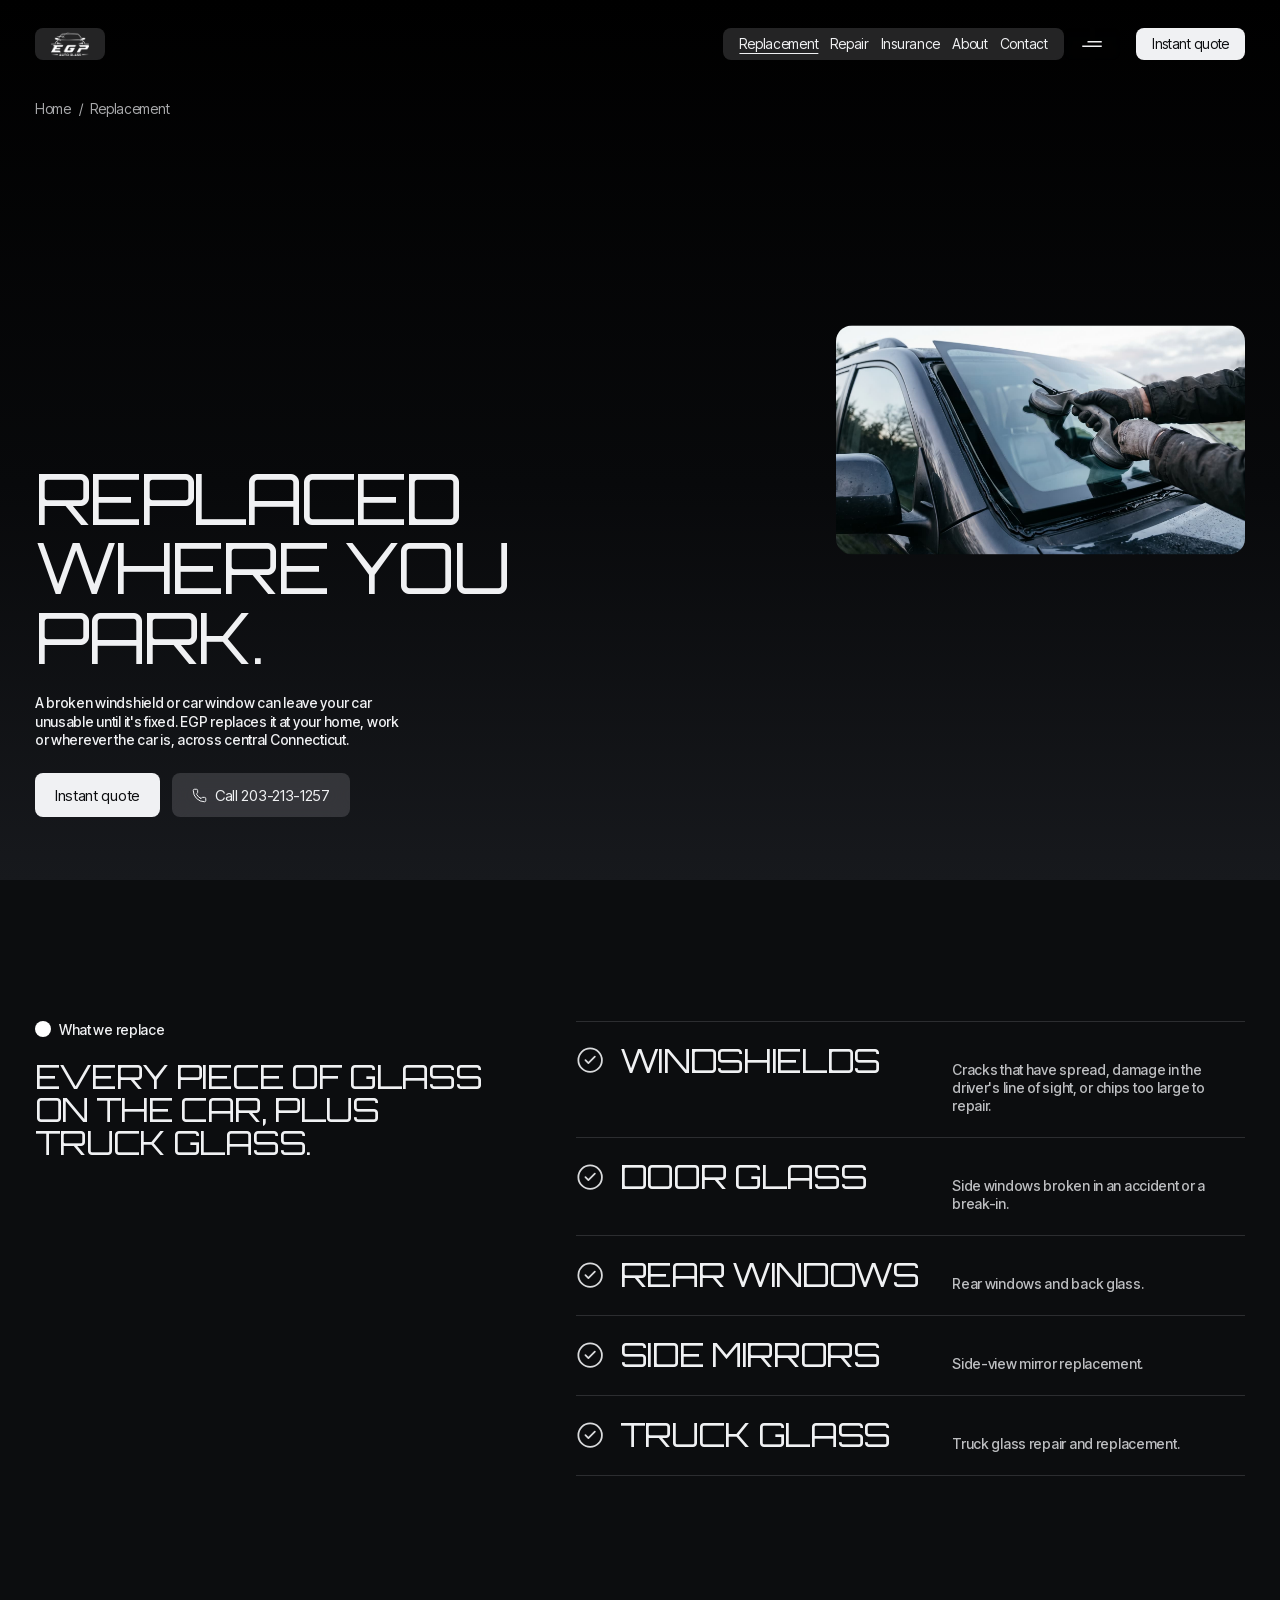
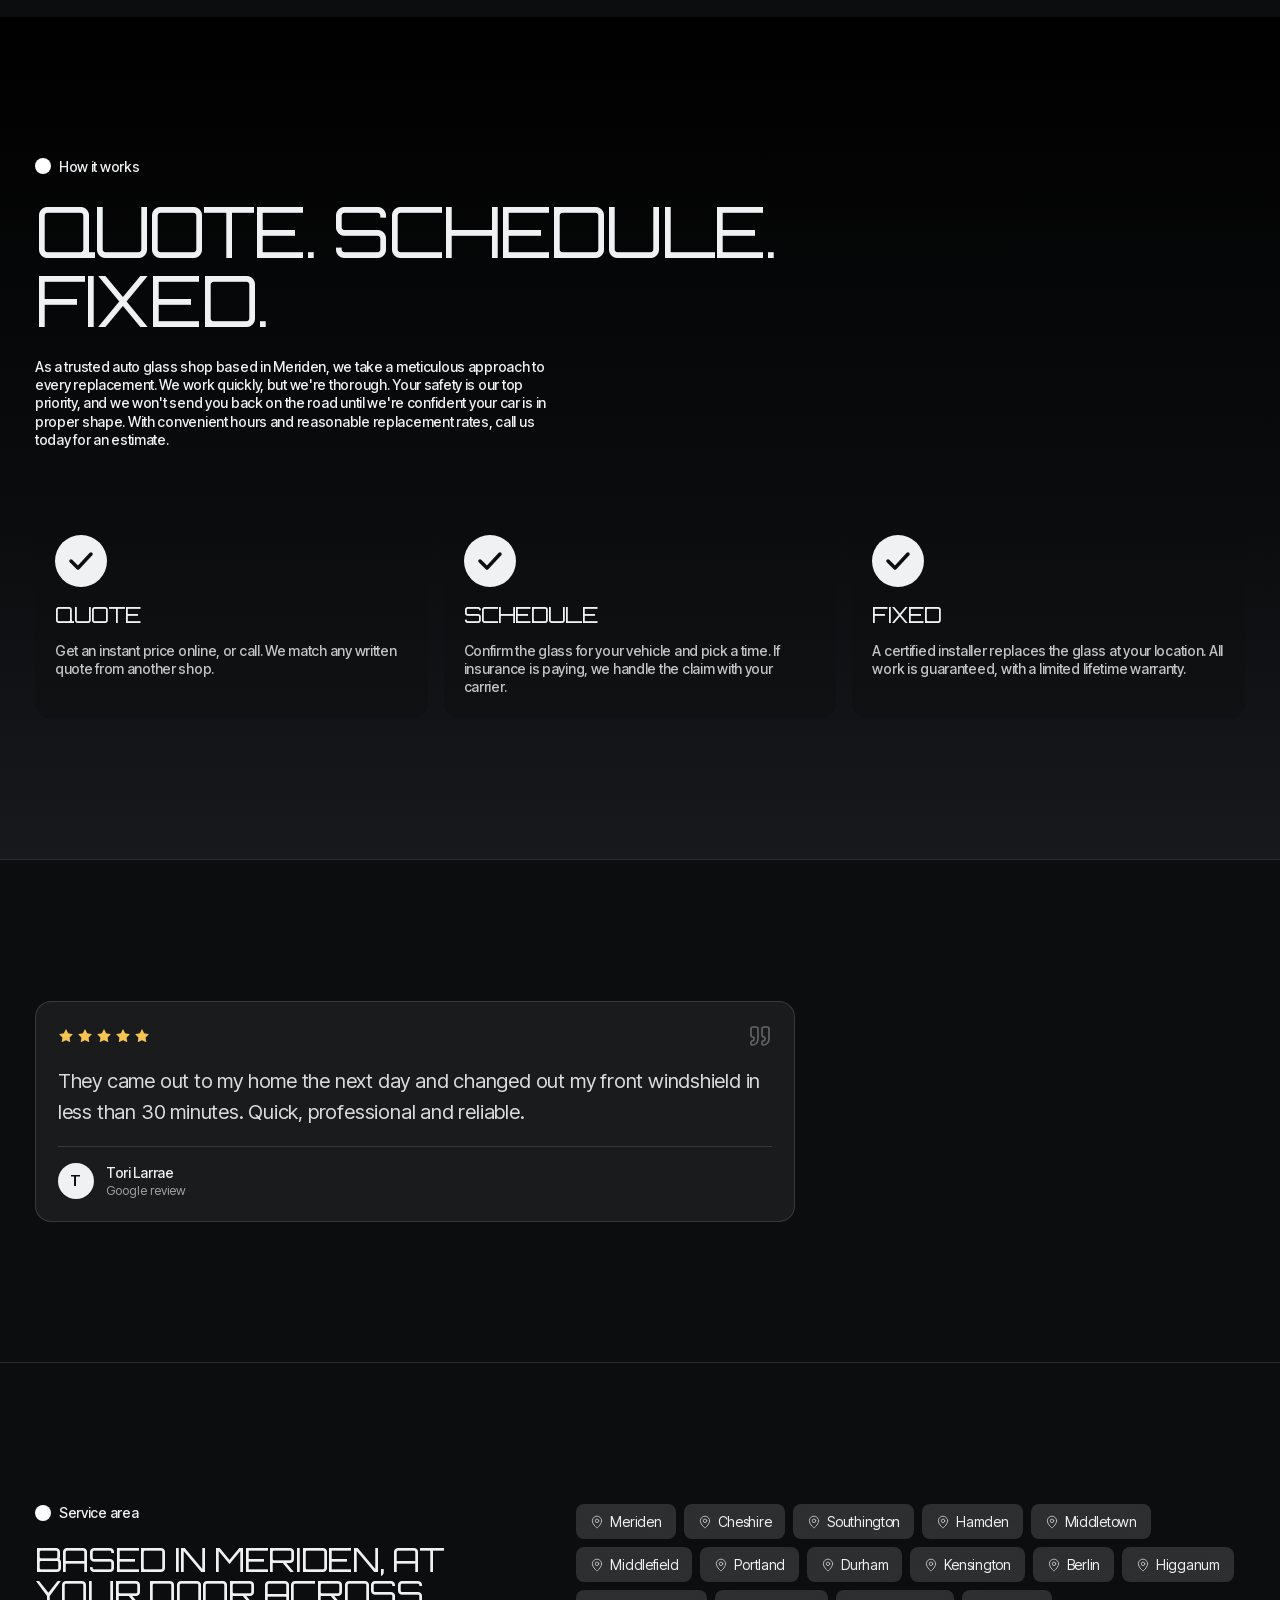
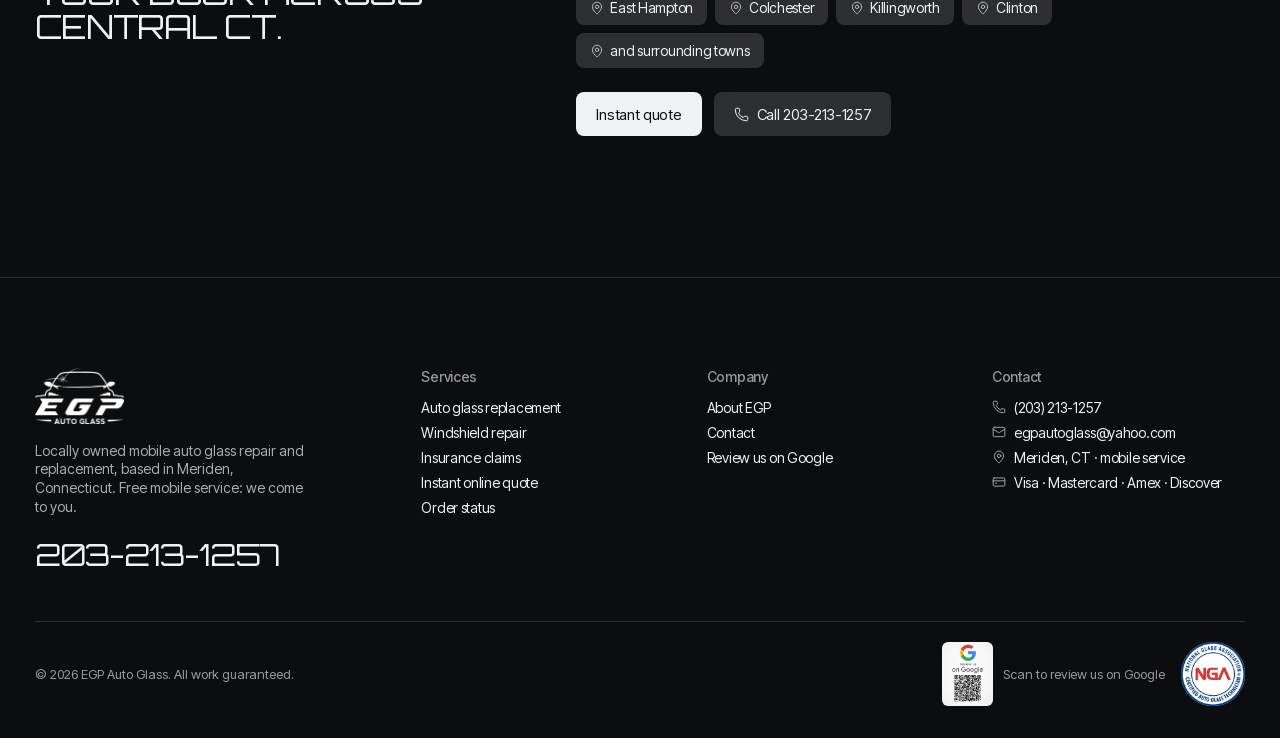
<file: auto-glass-replacement/index.html>
<!doctype html>
<html lang="en">
<head>
<meta charset="utf-8">
<meta name="viewport" content="width=device-width, initial-scale=1, viewport-fit=cover">
<meta name="theme-color" content="#0c0d0f">
<meta property="og:image" content="https://vastlyresilient.github.io/egp-autoglass/assets/img/og.jpg">
<link rel="icon" href="../assets/img/favicon.png">
<link rel="preload" href="../assets/fonts/Orbitron.woff2" as="font" type="font/woff2" crossorigin>
<link rel="stylesheet" href="../assets/css/auren.css">

<title>Auto Glass Replacement in Central CT | EGP Auto Glass</title>
<meta name="description" content="Mobile windshield, door glass, rear window and side mirror replacement across Meriden, Cheshire, Southington, Middletown and surrounding towns. Call 203-213-1257.">
</head>
<body>
<a class="skip" href="#main">Skip to content</a>
<header class="header">
  <a class="glass-pill header-logo" href="../" aria-label="EGP Auto Glass home"><img src="../assets/img/egp-logo-white.png" alt="" width="720" height="454"></a>
  <div class="header-right">
    <div style="display:flex;align-items:center">
      <nav class="glass-pill header-nav" aria-label="Main">
        <a href="../auto-glass-replacement/" aria-current="page">Replacement</a><a href="../auto-glass-repair/">Repair</a><a href="../insurance-claims/">Insurance</a><a href="../about-us/">About</a><a href="../contact-us/">Contact</a>
      </nav>
      <button class="glass-pill header-menu" type="button" aria-label="Open menu" aria-expanded="false" aria-controls="menu">
        <svg width="24" height="24" viewBox="0 0 24 24" fill="none" aria-hidden="true"><path d="M7.5 9H21.75V10.5H7.5V9Z" fill="#F0F1F3"/><path d="M2.25 13.5H21.75V15H2.25V13.5Z" fill="#F0F1F3"/></svg>
      </button>
    </div>
    <a class="header-login" href="../instant-quote/"><span>Instant quote</span></a>
  </div>
</header>
<div class="menu" id="menu" aria-label="Menu">
  <ul>
    <li><a class="big" href="../">Home</a></li>
    <li><a class="big" href="../auto-glass-replacement/" aria-current="page">Replacement</a></li>
    <li><a class="big" href="../auto-glass-repair/">Repair</a></li>
    <li><a class="big" href="../insurance-claims/">Insurance</a></li>
    <li><a class="big" href="../about-us/">About</a></li>
    <li><a class="big" href="../contact-us/">Contact</a></li>
  </ul>
  <div class="meta"><a href="tel:+12032131257"><svg class="ic" viewBox="0 0 24 24" fill="none" stroke="currentColor" stroke-width="1.6" stroke-linecap="round" stroke-linejoin="round" aria-hidden="true"><path d="M13.832 16.568a1 1 0 0 0 1.213-.303l.355-.465A2 2 0 0 1 17 15h3a2 2 0 0 1 2 2v3a2 2 0 0 1-2 2A18 18 0 0 1 2 4a2 2 0 0 1 2-2h3a2 2 0 0 1 2 2v3a2 2 0 0 1-.8 1.6l-.468.351a1 1 0 0 0-.292 1.233 14 14 0 0 0 6.392 6.384"/></svg>203-213-1257</a><a href="../instant-quote/">Instant quote</a><a href="../order-status/">Order status</a><a href="mailto:egpautoglass@yahoo.com">egpautoglass@yahoo.com</a></div>
</div>

<main id="main">
<section class="page-hero">
  <nav class="crumbs" aria-label="Breadcrumb"><a href="../">Home</a><span aria-hidden="true">/</span><span>Replacement</span></nav>
  <figure class="card-media"><img src="../assets/img/glass-set.jpg" alt="Gloved hands setting a new windshield in place" width="1600" height="900"></figure>
  <div><h1 class="orb orb-l">Replaced where you park.</h1><p class="lead">A broken windshield or car window can leave your car unusable until it's fixed. EGP replaces it at your home, work or wherever the car is, across central Connecticut.</p><div class="actions"><a class="btn-w btn-lg" href="../instant-quote/">Instant quote</a><a class="btn-g btn-lg" href="tel:+12032131257"><svg class="ic" viewBox="0 0 24 24" fill="none" stroke="currentColor" stroke-width="1.6" stroke-linecap="round" stroke-linejoin="round" aria-hidden="true"><path d="M13.832 16.568a1 1 0 0 0 1.213-.303l.355-.465A2 2 0 0 1 17 15h3a2 2 0 0 1 2 2v3a2 2 0 0 1-2 2A18 18 0 0 1 2 4a2 2 0 0 1 2-2h3a2 2 0 0 1 2 2v3a2 2 0 0 1-.8 1.6l-.468.351a1 1 0 0 0-.292 1.233 14 14 0 0 0 6.392 6.384"/></svg>Call 203-213-1257</a></div></div>
</section>
<section class="sec"><div class="wrap split">
  <div class="sec-head" style="margin:0"><span class="tag"><span class="dot"></span>What we replace</span><h2 class="orb orb-m">Every piece of glass on the car, plus truck glass.</h2></div>
  <ul class="index">
    <li class="rv"><span class="t"><span class="h-ic"><svg class="ic" viewBox="0 0 24 24" fill="none" stroke="currentColor" stroke-width="1.6" stroke-linecap="round" stroke-linejoin="round" aria-hidden="true"><circle cx="12" cy="12" r="10"/><path d="m16 9-5.5 5.5L8 12"/></svg></span>Windshields</span><span class="d">Cracks that have spread, damage in the driver's line of sight, or chips too large to repair.</span></li>
    <li class="rv"><span class="t"><span class="h-ic"><svg class="ic" viewBox="0 0 24 24" fill="none" stroke="currentColor" stroke-width="1.6" stroke-linecap="round" stroke-linejoin="round" aria-hidden="true"><circle cx="12" cy="12" r="10"/><path d="m16 9-5.5 5.5L8 12"/></svg></span>Door glass</span><span class="d">Side windows broken in an accident or a break-in.</span></li>
    <li class="rv"><span class="t"><span class="h-ic"><svg class="ic" viewBox="0 0 24 24" fill="none" stroke="currentColor" stroke-width="1.6" stroke-linecap="round" stroke-linejoin="round" aria-hidden="true"><circle cx="12" cy="12" r="10"/><path d="m16 9-5.5 5.5L8 12"/></svg></span>Rear windows</span><span class="d">Rear windows and back glass.</span></li>
    <li class="rv"><span class="t"><span class="h-ic"><svg class="ic" viewBox="0 0 24 24" fill="none" stroke="currentColor" stroke-width="1.6" stroke-linecap="round" stroke-linejoin="round" aria-hidden="true"><circle cx="12" cy="12" r="10"/><path d="m16 9-5.5 5.5L8 12"/></svg></span>Side mirrors</span><span class="d">Side-view mirror replacement.</span></li>
    <li class="rv"><span class="t"><span class="h-ic"><svg class="ic" viewBox="0 0 24 24" fill="none" stroke="currentColor" stroke-width="1.6" stroke-linecap="round" stroke-linejoin="round" aria-hidden="true"><circle cx="12" cy="12" r="10"/><path d="m16 9-5.5 5.5L8 12"/></svg></span>Truck glass</span><span class="d">Truck glass repair and replacement.</span></li>
  </ul>
</div></section>
<section class="sec grad"><div class="wrap">
  <div class="sec-head"><span class="tag"><span class="dot"></span>How it works</span><h2 class="orb orb-l">Quote. Schedule. Fixed.</h2>
  <p class="small" style="max-width:520px">As a trusted auto glass shop based in Meriden, we take a meticulous approach to every replacement. We work quickly, but we're thorough. Your safety is our top priority, and we won't send you back on the road until we're confident your car is in proper shape. With convenient hours and reasonable replacement rates, call us today for an estimate.</p></div>
  <ol class="steps">
    <li class="rv"><span class="n"><svg width="26" height="20" viewBox="0 0 26 20" fill="none"><path d="M3 10 L10 17 L23 3" stroke="#0C0D0F" stroke-width="3.5" stroke-linecap="round" stroke-linejoin="round"/></svg></span><h3>Quote</h3><p>Get an instant price online, or call. We match any written quote from another shop.</p></li>
    <li class="rv"><span class="n"><svg width="26" height="20" viewBox="0 0 26 20" fill="none"><path d="M3 10 L10 17 L23 3" stroke="#0C0D0F" stroke-width="3.5" stroke-linecap="round" stroke-linejoin="round"/></svg></span><h3>Schedule</h3><p>Confirm the glass for your vehicle and pick a time. If insurance is paying, we handle the claim with your carrier.</p></li>
    <li class="rv"><span class="n"><svg width="26" height="20" viewBox="0 0 26 20" fill="none"><path d="M3 10 L10 17 L23 3" stroke="#0C0D0F" stroke-width="3.5" stroke-linecap="round" stroke-linejoin="round"/></svg></span><h3>Fixed</h3><p>A certified installer replaces the glass at your location. All work is guaranteed, with a limited lifetime warranty.</p></li>
  </ol>
</div></section>
<section class="sec rule-top"><div class="wrap"><figure class="rcard rcard-solo rv"><div class="rtop"><span class="stars" role="img" aria-label="5 out of 5 stars"><svg class="star" viewBox="0 0 24 24" aria-hidden="true"><path fill="currentColor" d="M11.525 2.295a.53.53 0 0 1 .95 0l2.31 4.679a2.123 2.123 0 0 0 1.595 1.16l5.166.756a.53.53 0 0 1 .294.904l-3.736 3.638a2.123 2.123 0 0 0-.611 1.878l.882 5.14a.53.53 0 0 1-.771.56l-4.618-2.428a2.122 2.122 0 0 0-1.973 0L6.396 21.01a.53.53 0 0 1-.77-.56l.881-5.139a2.122 2.122 0 0 0-.611-1.879L2.16 9.795a.53.53 0 0 1 .294-.906l5.165-.755a2.122 2.122 0 0 0 1.597-1.16z"/></svg><svg class="star" viewBox="0 0 24 24" aria-hidden="true"><path fill="currentColor" d="M11.525 2.295a.53.53 0 0 1 .95 0l2.31 4.679a2.123 2.123 0 0 0 1.595 1.16l5.166.756a.53.53 0 0 1 .294.904l-3.736 3.638a2.123 2.123 0 0 0-.611 1.878l.882 5.14a.53.53 0 0 1-.771.56l-4.618-2.428a2.122 2.122 0 0 0-1.973 0L6.396 21.01a.53.53 0 0 1-.77-.56l.881-5.139a2.122 2.122 0 0 0-.611-1.879L2.16 9.795a.53.53 0 0 1 .294-.906l5.165-.755a2.122 2.122 0 0 0 1.597-1.16z"/></svg><svg class="star" viewBox="0 0 24 24" aria-hidden="true"><path fill="currentColor" d="M11.525 2.295a.53.53 0 0 1 .95 0l2.31 4.679a2.123 2.123 0 0 0 1.595 1.16l5.166.756a.53.53 0 0 1 .294.904l-3.736 3.638a2.123 2.123 0 0 0-.611 1.878l.882 5.14a.53.53 0 0 1-.771.56l-4.618-2.428a2.122 2.122 0 0 0-1.973 0L6.396 21.01a.53.53 0 0 1-.77-.56l.881-5.139a2.122 2.122 0 0 0-.611-1.879L2.16 9.795a.53.53 0 0 1 .294-.906l5.165-.755a2.122 2.122 0 0 0 1.597-1.16z"/></svg><svg class="star" viewBox="0 0 24 24" aria-hidden="true"><path fill="currentColor" d="M11.525 2.295a.53.53 0 0 1 .95 0l2.31 4.679a2.123 2.123 0 0 0 1.595 1.16l5.166.756a.53.53 0 0 1 .294.904l-3.736 3.638a2.123 2.123 0 0 0-.611 1.878l.882 5.14a.53.53 0 0 1-.771.56l-4.618-2.428a2.122 2.122 0 0 0-1.973 0L6.396 21.01a.53.53 0 0 1-.77-.56l.881-5.139a2.122 2.122 0 0 0-.611-1.879L2.16 9.795a.53.53 0 0 1 .294-.906l5.165-.755a2.122 2.122 0 0 0 1.597-1.16z"/></svg><svg class="star" viewBox="0 0 24 24" aria-hidden="true"><path fill="currentColor" d="M11.525 2.295a.53.53 0 0 1 .95 0l2.31 4.679a2.123 2.123 0 0 0 1.595 1.16l5.166.756a.53.53 0 0 1 .294.904l-3.736 3.638a2.123 2.123 0 0 0-.611 1.878l.882 5.14a.53.53 0 0 1-.771.56l-4.618-2.428a2.122 2.122 0 0 0-1.973 0L6.396 21.01a.53.53 0 0 1-.77-.56l.881-5.139a2.122 2.122 0 0 0-.611-1.879L2.16 9.795a.53.53 0 0 1 .294-.906l5.165-.755a2.122 2.122 0 0 0 1.597-1.16z"/></svg></span><span class="rq"><svg class="ic" viewBox="0 0 24 24" fill="none" stroke="currentColor" stroke-width="1.6" stroke-linecap="round" stroke-linejoin="round" aria-hidden="true"><path d="M16 3a2 2 0 0 0-2 2v6a2 2 0 0 0 2 2 1 1 0 0 1 1 1v1a2 2 0 0 1-2 2 1 1 0 0 0-1 1v2a1 1 0 0 0 1 1 6 6 0 0 0 6-6V5a2 2 0 0 0-2-2z"/><path d="M5 3a2 2 0 0 0-2 2v6a2 2 0 0 0 2 2 1 1 0 0 1 1 1v1a2 2 0 0 1-2 2 1 1 0 0 0-1 1v2a1 1 0 0 0 1 1 6 6 0 0 0 6-6V5a2 2 0 0 0-2-2z"/></svg></span></div><blockquote><p>They came out to my home the next day and changed out my front windshield in less than 30 minutes. Quick, professional and reliable.</p></blockquote><figcaption><span class="av" aria-hidden="true">T</span><span><b>Tori Larrae</b><small>Google review</small></span></figcaption></figure></div></section>
<section class="sec rule-top"><div class="wrap split"><div class="sec-head" style="margin:0"><span class="tag"><span class="dot"></span>Service area</span><h2 class="orb orb-m">Based in Meriden, at your door across central CT.</h2></div><div style="display:grid;gap:24px"><ul class="towns"><li><svg class="ic" viewBox="0 0 24 24" fill="none" stroke="currentColor" stroke-width="1.6" stroke-linecap="round" stroke-linejoin="round" aria-hidden="true"><path d="M20 10c0 4.993-5.539 10.193-7.399 11.799a1 1 0 0 1-1.202 0C9.539 20.193 4 14.993 4 10a8 8 0 0 1 16 0"/><circle cx="12" cy="10" r="3"/></svg>Meriden</li><li><svg class="ic" viewBox="0 0 24 24" fill="none" stroke="currentColor" stroke-width="1.6" stroke-linecap="round" stroke-linejoin="round" aria-hidden="true"><path d="M20 10c0 4.993-5.539 10.193-7.399 11.799a1 1 0 0 1-1.202 0C9.539 20.193 4 14.993 4 10a8 8 0 0 1 16 0"/><circle cx="12" cy="10" r="3"/></svg>Cheshire</li><li><svg class="ic" viewBox="0 0 24 24" fill="none" stroke="currentColor" stroke-width="1.6" stroke-linecap="round" stroke-linejoin="round" aria-hidden="true"><path d="M20 10c0 4.993-5.539 10.193-7.399 11.799a1 1 0 0 1-1.202 0C9.539 20.193 4 14.993 4 10a8 8 0 0 1 16 0"/><circle cx="12" cy="10" r="3"/></svg>Southington</li><li><svg class="ic" viewBox="0 0 24 24" fill="none" stroke="currentColor" stroke-width="1.6" stroke-linecap="round" stroke-linejoin="round" aria-hidden="true"><path d="M20 10c0 4.993-5.539 10.193-7.399 11.799a1 1 0 0 1-1.202 0C9.539 20.193 4 14.993 4 10a8 8 0 0 1 16 0"/><circle cx="12" cy="10" r="3"/></svg>Hamden</li><li><svg class="ic" viewBox="0 0 24 24" fill="none" stroke="currentColor" stroke-width="1.6" stroke-linecap="round" stroke-linejoin="round" aria-hidden="true"><path d="M20 10c0 4.993-5.539 10.193-7.399 11.799a1 1 0 0 1-1.202 0C9.539 20.193 4 14.993 4 10a8 8 0 0 1 16 0"/><circle cx="12" cy="10" r="3"/></svg>Middletown</li><li><svg class="ic" viewBox="0 0 24 24" fill="none" stroke="currentColor" stroke-width="1.6" stroke-linecap="round" stroke-linejoin="round" aria-hidden="true"><path d="M20 10c0 4.993-5.539 10.193-7.399 11.799a1 1 0 0 1-1.202 0C9.539 20.193 4 14.993 4 10a8 8 0 0 1 16 0"/><circle cx="12" cy="10" r="3"/></svg>Middlefield</li><li><svg class="ic" viewBox="0 0 24 24" fill="none" stroke="currentColor" stroke-width="1.6" stroke-linecap="round" stroke-linejoin="round" aria-hidden="true"><path d="M20 10c0 4.993-5.539 10.193-7.399 11.799a1 1 0 0 1-1.202 0C9.539 20.193 4 14.993 4 10a8 8 0 0 1 16 0"/><circle cx="12" cy="10" r="3"/></svg>Portland</li><li><svg class="ic" viewBox="0 0 24 24" fill="none" stroke="currentColor" stroke-width="1.6" stroke-linecap="round" stroke-linejoin="round" aria-hidden="true"><path d="M20 10c0 4.993-5.539 10.193-7.399 11.799a1 1 0 0 1-1.202 0C9.539 20.193 4 14.993 4 10a8 8 0 0 1 16 0"/><circle cx="12" cy="10" r="3"/></svg>Durham</li><li><svg class="ic" viewBox="0 0 24 24" fill="none" stroke="currentColor" stroke-width="1.6" stroke-linecap="round" stroke-linejoin="round" aria-hidden="true"><path d="M20 10c0 4.993-5.539 10.193-7.399 11.799a1 1 0 0 1-1.202 0C9.539 20.193 4 14.993 4 10a8 8 0 0 1 16 0"/><circle cx="12" cy="10" r="3"/></svg>Kensington</li><li><svg class="ic" viewBox="0 0 24 24" fill="none" stroke="currentColor" stroke-width="1.6" stroke-linecap="round" stroke-linejoin="round" aria-hidden="true"><path d="M20 10c0 4.993-5.539 10.193-7.399 11.799a1 1 0 0 1-1.202 0C9.539 20.193 4 14.993 4 10a8 8 0 0 1 16 0"/><circle cx="12" cy="10" r="3"/></svg>Berlin</li><li><svg class="ic" viewBox="0 0 24 24" fill="none" stroke="currentColor" stroke-width="1.6" stroke-linecap="round" stroke-linejoin="round" aria-hidden="true"><path d="M20 10c0 4.993-5.539 10.193-7.399 11.799a1 1 0 0 1-1.202 0C9.539 20.193 4 14.993 4 10a8 8 0 0 1 16 0"/><circle cx="12" cy="10" r="3"/></svg>Higganum</li><li><svg class="ic" viewBox="0 0 24 24" fill="none" stroke="currentColor" stroke-width="1.6" stroke-linecap="round" stroke-linejoin="round" aria-hidden="true"><path d="M20 10c0 4.993-5.539 10.193-7.399 11.799a1 1 0 0 1-1.202 0C9.539 20.193 4 14.993 4 10a8 8 0 0 1 16 0"/><circle cx="12" cy="10" r="3"/></svg>East Hampton</li><li><svg class="ic" viewBox="0 0 24 24" fill="none" stroke="currentColor" stroke-width="1.6" stroke-linecap="round" stroke-linejoin="round" aria-hidden="true"><path d="M20 10c0 4.993-5.539 10.193-7.399 11.799a1 1 0 0 1-1.202 0C9.539 20.193 4 14.993 4 10a8 8 0 0 1 16 0"/><circle cx="12" cy="10" r="3"/></svg>Colchester</li><li><svg class="ic" viewBox="0 0 24 24" fill="none" stroke="currentColor" stroke-width="1.6" stroke-linecap="round" stroke-linejoin="round" aria-hidden="true"><path d="M20 10c0 4.993-5.539 10.193-7.399 11.799a1 1 0 0 1-1.202 0C9.539 20.193 4 14.993 4 10a8 8 0 0 1 16 0"/><circle cx="12" cy="10" r="3"/></svg>Killingworth</li><li><svg class="ic" viewBox="0 0 24 24" fill="none" stroke="currentColor" stroke-width="1.6" stroke-linecap="round" stroke-linejoin="round" aria-hidden="true"><path d="M20 10c0 4.993-5.539 10.193-7.399 11.799a1 1 0 0 1-1.202 0C9.539 20.193 4 14.993 4 10a8 8 0 0 1 16 0"/><circle cx="12" cy="10" r="3"/></svg>Clinton</li><li><svg class="ic" viewBox="0 0 24 24" fill="none" stroke="currentColor" stroke-width="1.6" stroke-linecap="round" stroke-linejoin="round" aria-hidden="true"><path d="M20 10c0 4.993-5.539 10.193-7.399 11.799a1 1 0 0 1-1.202 0C9.539 20.193 4 14.993 4 10a8 8 0 0 1 16 0"/><circle cx="12" cy="10" r="3"/></svg>and surrounding towns</li></ul><div class="close"><div class="actions"><a class="btn-w btn-lg" href="../instant-quote/">Instant quote</a><a class="btn-g btn-lg" href="tel:+12032131257"><svg class="ic" viewBox="0 0 24 24" fill="none" stroke="currentColor" stroke-width="1.6" stroke-linecap="round" stroke-linejoin="round" aria-hidden="true"><path d="M13.832 16.568a1 1 0 0 0 1.213-.303l.355-.465A2 2 0 0 1 17 15h3a2 2 0 0 1 2 2v3a2 2 0 0 1-2 2A18 18 0 0 1 2 4a2 2 0 0 1 2-2h3a2 2 0 0 1 2 2v3a2 2 0 0 1-.8 1.6l-.468.351a1 1 0 0 0-.292 1.233 14 14 0 0 0 6.392 6.384"/></svg>Call 203-213-1257</a></div></div></div></div></section>
</main>
<footer class="footer">
  <div class="f-grid">
    <div class="f-brand">
      <img class="logo" src="../assets/img/egp-logo-white.png" alt="EGP Auto Glass" width="720" height="454" loading="lazy">
      <p>Locally owned mobile auto glass repair and replacement, based in Meriden, Connecticut. Free mobile service: we come to you.</p>
      <a class="f-phone" href="tel:+12032131257">203-213-1257</a>
    </div>
    <div><h2>Services</h2><ul>
      <li><a href="../auto-glass-replacement/">Auto glass replacement</a></li>
      <li><a href="../auto-glass-repair/">Windshield repair</a></li>
      <li><a href="../insurance-claims/">Insurance claims</a></li>
      <li><a href="../instant-quote/">Instant online quote</a></li>
      <li><a href="../order-status/">Order status</a></li></ul></div>
    <div><h2>Company</h2><ul>
      <li><a href="../about-us/">About EGP</a></li>
      <li><a href="../contact-us/">Contact</a></li>
      <li><a href="https://g.page/r/CUJq_pqHoDtLEAI/review" target="_blank" rel="noopener">Review us on Google</a></li></ul></div>
    <div><h2>Contact</h2><ul>
      <li><a href="tel:+12032131257"><svg class="ic" viewBox="0 0 24 24" fill="none" stroke="currentColor" stroke-width="1.6" stroke-linecap="round" stroke-linejoin="round" aria-hidden="true"><path d="M13.832 16.568a1 1 0 0 0 1.213-.303l.355-.465A2 2 0 0 1 17 15h3a2 2 0 0 1 2 2v3a2 2 0 0 1-2 2A18 18 0 0 1 2 4a2 2 0 0 1 2-2h3a2 2 0 0 1 2 2v3a2 2 0 0 1-.8 1.6l-.468.351a1 1 0 0 0-.292 1.233 14 14 0 0 0 6.392 6.384"/></svg>(203) 213-1257</a></li>
      <li><a href="mailto:egpautoglass@yahoo.com"><svg class="ic" viewBox="0 0 24 24" fill="none" stroke="currentColor" stroke-width="1.6" stroke-linecap="round" stroke-linejoin="round" aria-hidden="true"><path d="m22 7-8.991 5.727a2 2 0 0 1-2.009 0L2 7"/><rect x="2" y="4" width="20" height="16" rx="2"/></svg>egpautoglass@yahoo.com</a></li>
      <li><svg class="ic" viewBox="0 0 24 24" fill="none" stroke="currentColor" stroke-width="1.6" stroke-linecap="round" stroke-linejoin="round" aria-hidden="true"><path d="M20 10c0 4.993-5.539 10.193-7.399 11.799a1 1 0 0 1-1.202 0C9.539 20.193 4 14.993 4 10a8 8 0 0 1 16 0"/><circle cx="12" cy="10" r="3"/></svg>Meriden, CT · mobile service</li>
      <li><svg class="ic" viewBox="0 0 24 24" fill="none" stroke="currentColor" stroke-width="1.6" stroke-linecap="round" stroke-linejoin="round" aria-hidden="true"><rect width="20" height="14" x="2" y="5" rx="2"/><line x1="2" x2="22" y1="10" y2="10"/><path d="M6 14h2"/></svg>Visa · Mastercard · Amex · Discover</li></ul></div>
  </div>
  <div class="f-base">
    <span>© <span data-year>2026</span> EGP Auto Glass. All work guaranteed.</span>
    <span class="f-badges">
      <a class="qr" href="https://g.page/r/CUJq_pqHoDtLEAI/review" target="_blank" rel="noopener"><img src="../assets/img/google-review-qr.png" alt="QR code: review EGP Auto Glass on Google" width="176" height="220" loading="lazy"><span>Scan to review us on Google</span></a>
      <img src="../assets/img/nga-badge.png" alt="National Glass Association certified auto glass technician" width="200" height="200" loading="lazy">
    </span>
  </div>
</footer>

<script src="../assets/js/auren.js"></script>
</body>
</html>
</file>
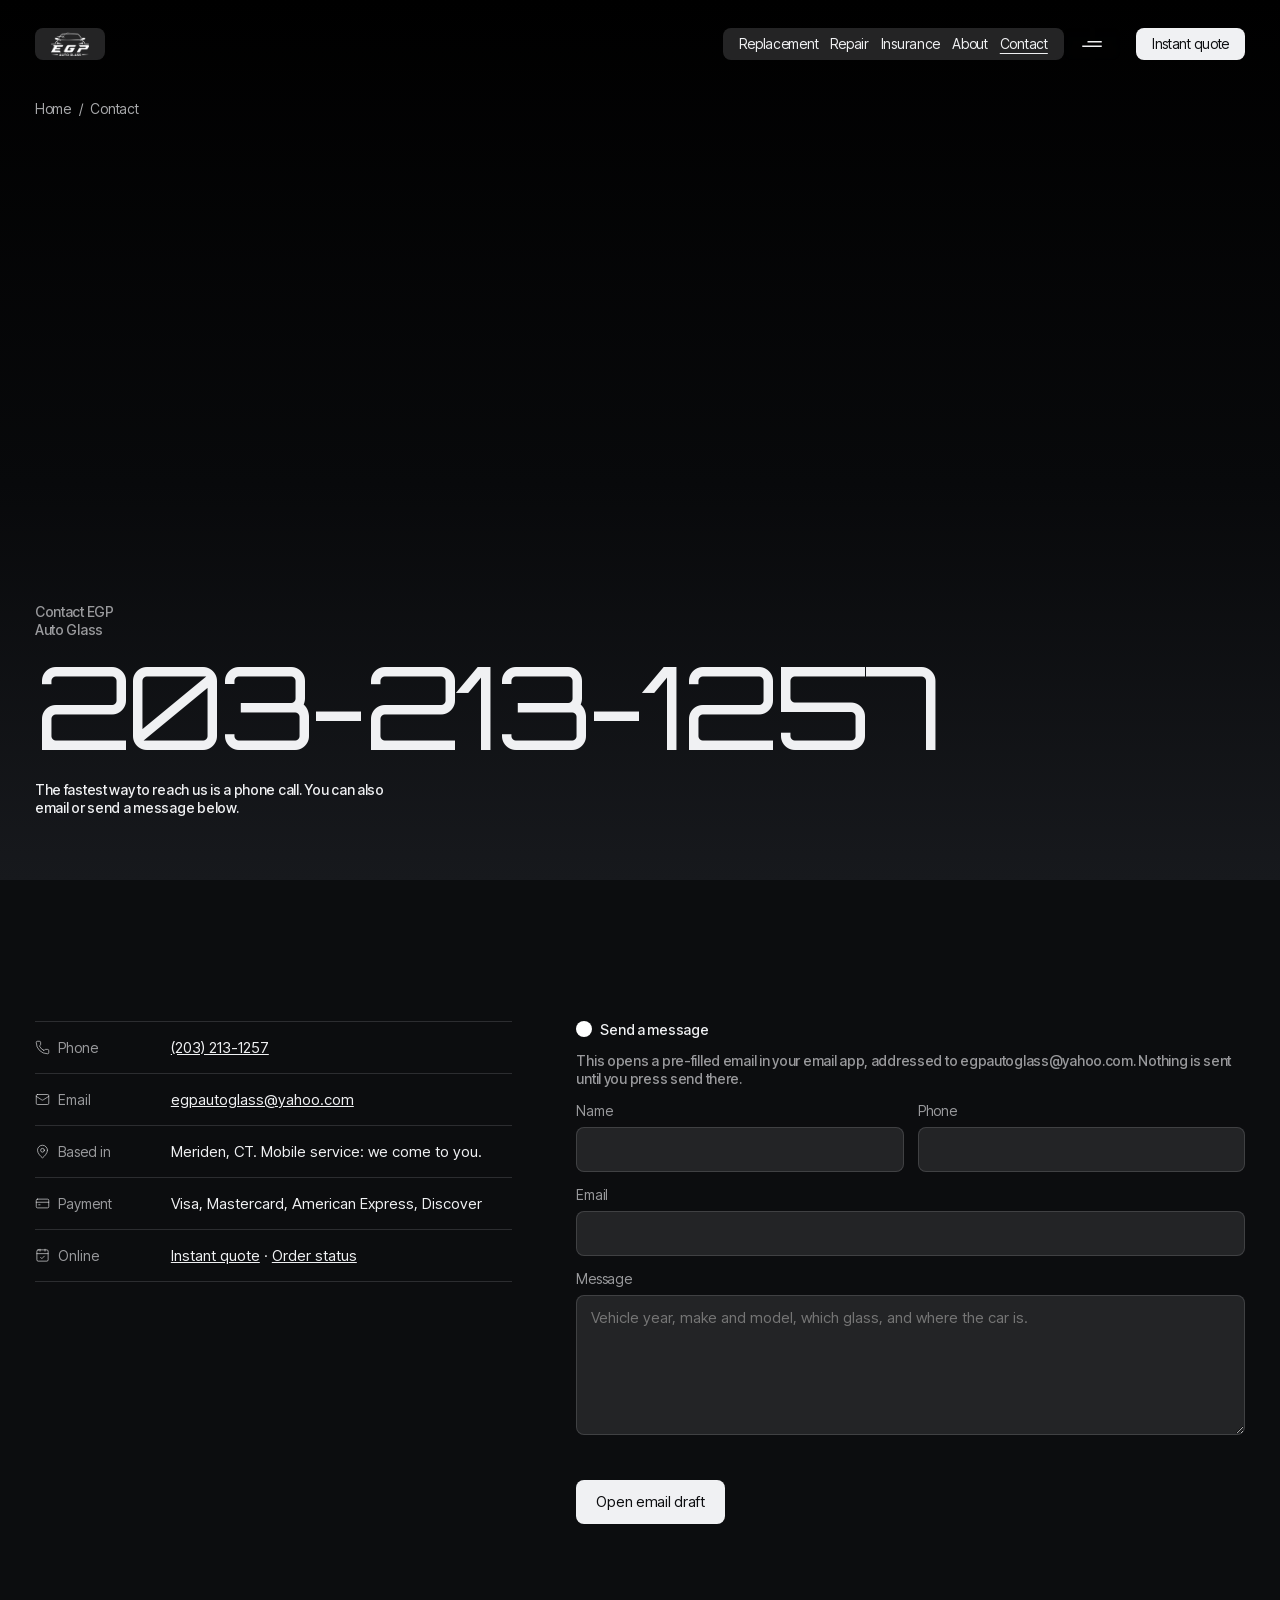
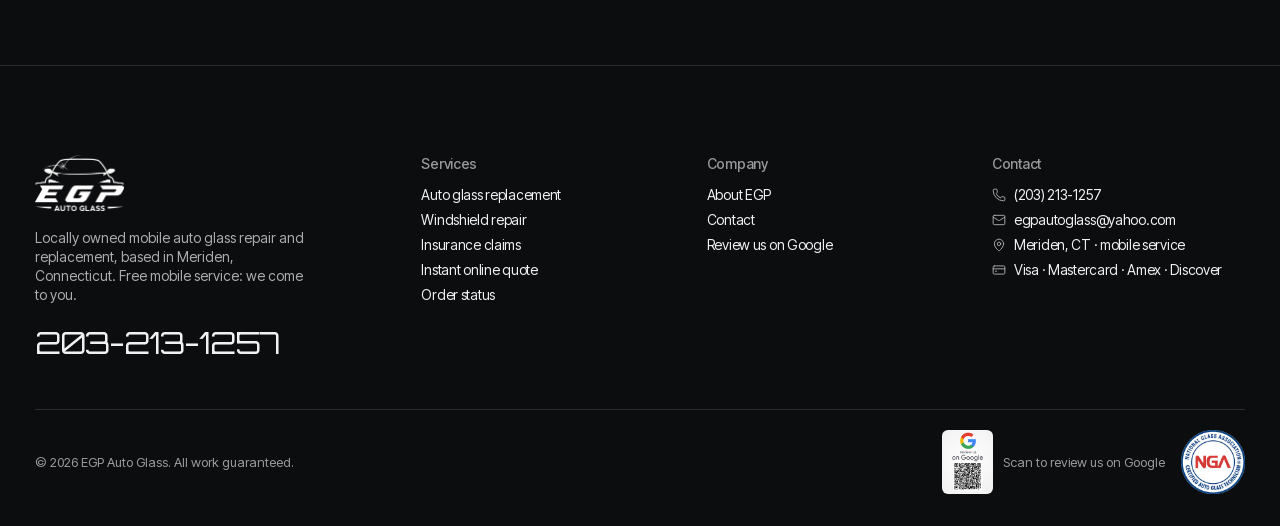
<file: contact-us/index.html>
<!doctype html>
<html lang="en">
<head>
<meta charset="utf-8">
<meta name="viewport" content="width=device-width, initial-scale=1, viewport-fit=cover">
<meta name="theme-color" content="#0c0d0f">
<meta property="og:image" content="https://vastlyresilient.github.io/egp-autoglass/assets/img/og.jpg">
<link rel="icon" href="../assets/img/favicon.png">
<link rel="preload" href="../assets/fonts/Orbitron.woff2" as="font" type="font/woff2" crossorigin>
<link rel="stylesheet" href="../assets/css/auren.css">

<title>Contact EGP Auto Glass | 203-213-1257</title>
<meta name="description" content="Call EGP Auto Glass at 203-213-1257 or email egpautoglass@yahoo.com. Free mobile auto glass service across central Connecticut.">
</head>
<body>
<a class="skip" href="#main">Skip to content</a>
<header class="header">
  <a class="glass-pill header-logo" href="../" aria-label="EGP Auto Glass home"><img src="../assets/img/egp-logo-white.png" alt="" width="720" height="454"></a>
  <div class="header-right">
    <div style="display:flex;align-items:center">
      <nav class="glass-pill header-nav" aria-label="Main">
        <a href="../auto-glass-replacement/">Replacement</a><a href="../auto-glass-repair/">Repair</a><a href="../insurance-claims/">Insurance</a><a href="../about-us/">About</a><a href="../contact-us/" aria-current="page">Contact</a>
      </nav>
      <button class="glass-pill header-menu" type="button" aria-label="Open menu" aria-expanded="false" aria-controls="menu">
        <svg width="24" height="24" viewBox="0 0 24 24" fill="none" aria-hidden="true"><path d="M7.5 9H21.75V10.5H7.5V9Z" fill="#F0F1F3"/><path d="M2.25 13.5H21.75V15H2.25V13.5Z" fill="#F0F1F3"/></svg>
      </button>
    </div>
    <a class="header-login" href="../instant-quote/"><span>Instant quote</span></a>
  </div>
</header>
<div class="menu" id="menu" aria-label="Menu">
  <ul>
    <li><a class="big" href="../">Home</a></li>
    <li><a class="big" href="../auto-glass-replacement/">Replacement</a></li>
    <li><a class="big" href="../auto-glass-repair/">Repair</a></li>
    <li><a class="big" href="../insurance-claims/">Insurance</a></li>
    <li><a class="big" href="../about-us/">About</a></li>
    <li><a class="big" href="../contact-us/" aria-current="page">Contact</a></li>
  </ul>
  <div class="meta"><a href="tel:+12032131257"><svg class="ic" viewBox="0 0 24 24" fill="none" stroke="currentColor" stroke-width="1.6" stroke-linecap="round" stroke-linejoin="round" aria-hidden="true"><path d="M13.832 16.568a1 1 0 0 0 1.213-.303l.355-.465A2 2 0 0 1 17 15h3a2 2 0 0 1 2 2v3a2 2 0 0 1-2 2A18 18 0 0 1 2 4a2 2 0 0 1 2-2h3a2 2 0 0 1 2 2v3a2 2 0 0 1-.8 1.6l-.468.351a1 1 0 0 0-.292 1.233 14 14 0 0 0 6.392 6.384"/></svg>203-213-1257</a><a href="../instant-quote/">Instant quote</a><a href="../order-status/">Order status</a><a href="mailto:egpautoglass@yahoo.com">egpautoglass@yahoo.com</a></div>
</div>

<main id="main">
<section class="page-hero">
  <nav class="crumbs" aria-label="Breadcrumb"><a href="../">Home</a><span aria-hidden="true">/</span><span>Contact</span></nav>
  <div><h1 class="small muted">Contact EGP Auto Glass</h1><a class="orb orb-xl" href="tel:+12032131257" style="display:block;text-decoration:none;margin-top:16px">203-213-1257</a><p class="lead">The fastest way to reach us is a phone call. You can also email or send a message below.</p></div>
</section>
<section class="sec"><div class="wrap split">
  <ul class="facts">
    <li><span class="k"><svg class="ic" viewBox="0 0 24 24" fill="none" stroke="currentColor" stroke-width="1.6" stroke-linecap="round" stroke-linejoin="round" aria-hidden="true"><path d="M13.832 16.568a1 1 0 0 0 1.213-.303l.355-.465A2 2 0 0 1 17 15h3a2 2 0 0 1 2 2v3a2 2 0 0 1-2 2A18 18 0 0 1 2 4a2 2 0 0 1 2-2h3a2 2 0 0 1 2 2v3a2 2 0 0 1-.8 1.6l-.468.351a1 1 0 0 0-.292 1.233 14 14 0 0 0 6.392 6.384"/></svg>Phone</span><a href="tel:+12032131257">(203) 213-1257</a></li>
    <li><span class="k"><svg class="ic" viewBox="0 0 24 24" fill="none" stroke="currentColor" stroke-width="1.6" stroke-linecap="round" stroke-linejoin="round" aria-hidden="true"><path d="m22 7-8.991 5.727a2 2 0 0 1-2.009 0L2 7"/><rect x="2" y="4" width="20" height="16" rx="2"/></svg>Email</span><a href="mailto:egpautoglass@yahoo.com">egpautoglass@yahoo.com</a></li>
    <li><span class="k"><svg class="ic" viewBox="0 0 24 24" fill="none" stroke="currentColor" stroke-width="1.6" stroke-linecap="round" stroke-linejoin="round" aria-hidden="true"><path d="M20 10c0 4.993-5.539 10.193-7.399 11.799a1 1 0 0 1-1.202 0C9.539 20.193 4 14.993 4 10a8 8 0 0 1 16 0"/><circle cx="12" cy="10" r="3"/></svg>Based in</span><span>Meriden, CT. Mobile service: we come to you.</span></li>
    <li><span class="k"><svg class="ic" viewBox="0 0 24 24" fill="none" stroke="currentColor" stroke-width="1.6" stroke-linecap="round" stroke-linejoin="round" aria-hidden="true"><rect width="20" height="14" x="2" y="5" rx="2"/><line x1="2" x2="22" y1="10" y2="10"/><path d="M6 14h2"/></svg>Payment</span><span>Visa, Mastercard, American Express, Discover</span></li>
    <li><span class="k"><svg class="ic" viewBox="0 0 24 24" fill="none" stroke="currentColor" stroke-width="1.6" stroke-linecap="round" stroke-linejoin="round" aria-hidden="true"><path d="M8 2v3"/><path d="M16 2v3"/><rect x="3" y="3" width="18" height="18" rx="2"/><path d="M3 9h18"/><path d="m9 15 2 2 4-4"/></svg>Online</span><span><a href="../instant-quote/">Instant quote</a> · <a href="../order-status/">Order status</a></span></li>
  </ul>
  <form class="form" id="contact-form" novalidate>
    <span class="tag"><span class="dot"></span>Send a message</span>
    <p class="small muted">This opens a pre-filled email in your email app, addressed to egpautoglass@yahoo.com. Nothing is sent until you press send there.</p>
    <div class="row"><label for="cf-name">Name<input id="cf-name" name="name" autocomplete="name" required></label><label for="cf-phone">Phone<input id="cf-phone" name="phone" type="tel" autocomplete="tel"></label></div>
    <label for="cf-email">Email<input id="cf-email" name="email" type="email" autocomplete="email"></label>
    <label for="cf-msg">Message<textarea id="cf-msg" name="message" required placeholder="Vehicle year, make and model, which glass, and where the car is."></textarea></label>
    <p class="err" id="cf-err" role="alert"></p>
    <div><button class="btn-w btn-lg" type="submit">Open email draft</button></div>
  </form>
</div></section>
</main>
<footer class="footer">
  <div class="f-grid">
    <div class="f-brand">
      <img class="logo" src="../assets/img/egp-logo-white.png" alt="EGP Auto Glass" width="720" height="454" loading="lazy">
      <p>Locally owned mobile auto glass repair and replacement, based in Meriden, Connecticut. Free mobile service: we come to you.</p>
      <a class="f-phone" href="tel:+12032131257">203-213-1257</a>
    </div>
    <div><h2>Services</h2><ul>
      <li><a href="../auto-glass-replacement/">Auto glass replacement</a></li>
      <li><a href="../auto-glass-repair/">Windshield repair</a></li>
      <li><a href="../insurance-claims/">Insurance claims</a></li>
      <li><a href="../instant-quote/">Instant online quote</a></li>
      <li><a href="../order-status/">Order status</a></li></ul></div>
    <div><h2>Company</h2><ul>
      <li><a href="../about-us/">About EGP</a></li>
      <li><a href="../contact-us/">Contact</a></li>
      <li><a href="https://g.page/r/CUJq_pqHoDtLEAI/review" target="_blank" rel="noopener">Review us on Google</a></li></ul></div>
    <div><h2>Contact</h2><ul>
      <li><a href="tel:+12032131257"><svg class="ic" viewBox="0 0 24 24" fill="none" stroke="currentColor" stroke-width="1.6" stroke-linecap="round" stroke-linejoin="round" aria-hidden="true"><path d="M13.832 16.568a1 1 0 0 0 1.213-.303l.355-.465A2 2 0 0 1 17 15h3a2 2 0 0 1 2 2v3a2 2 0 0 1-2 2A18 18 0 0 1 2 4a2 2 0 0 1 2-2h3a2 2 0 0 1 2 2v3a2 2 0 0 1-.8 1.6l-.468.351a1 1 0 0 0-.292 1.233 14 14 0 0 0 6.392 6.384"/></svg>(203) 213-1257</a></li>
      <li><a href="mailto:egpautoglass@yahoo.com"><svg class="ic" viewBox="0 0 24 24" fill="none" stroke="currentColor" stroke-width="1.6" stroke-linecap="round" stroke-linejoin="round" aria-hidden="true"><path d="m22 7-8.991 5.727a2 2 0 0 1-2.009 0L2 7"/><rect x="2" y="4" width="20" height="16" rx="2"/></svg>egpautoglass@yahoo.com</a></li>
      <li><svg class="ic" viewBox="0 0 24 24" fill="none" stroke="currentColor" stroke-width="1.6" stroke-linecap="round" stroke-linejoin="round" aria-hidden="true"><path d="M20 10c0 4.993-5.539 10.193-7.399 11.799a1 1 0 0 1-1.202 0C9.539 20.193 4 14.993 4 10a8 8 0 0 1 16 0"/><circle cx="12" cy="10" r="3"/></svg>Meriden, CT · mobile service</li>
      <li><svg class="ic" viewBox="0 0 24 24" fill="none" stroke="currentColor" stroke-width="1.6" stroke-linecap="round" stroke-linejoin="round" aria-hidden="true"><rect width="20" height="14" x="2" y="5" rx="2"/><line x1="2" x2="22" y1="10" y2="10"/><path d="M6 14h2"/></svg>Visa · Mastercard · Amex · Discover</li></ul></div>
  </div>
  <div class="f-base">
    <span>© <span data-year>2026</span> EGP Auto Glass. All work guaranteed.</span>
    <span class="f-badges">
      <a class="qr" href="https://g.page/r/CUJq_pqHoDtLEAI/review" target="_blank" rel="noopener"><img src="../assets/img/google-review-qr.png" alt="QR code: review EGP Auto Glass on Google" width="176" height="220" loading="lazy"><span>Scan to review us on Google</span></a>
      <img src="../assets/img/nga-badge.png" alt="National Glass Association certified auto glass technician" width="200" height="200" loading="lazy">
    </span>
  </div>
</footer>

<script src="../assets/js/auren.js"></script>
<script>
document.getElementById('contact-form').addEventListener('submit', (e) => {
  e.preventDefault();
  const f = e.target, err = document.getElementById('cf-err');
  const name = f.name.value.trim(), msg = f.message.value.trim(), phone = f.phone.value.trim(), email = f.email.value.trim();
  if (!name || !msg) { err.textContent = 'Please add your name and a short message.'; (name ? f.message : f.name).focus(); return; }
  if (!phone && !email) { err.textContent = 'Please add a phone number or email so we can reply.'; f.phone.focus(); return; }
  err.textContent = '';
  location.href = `mailto:egpautoglass@yahoo.com?subject=${encodeURIComponent('Auto glass inquiry from ' + name)}&body=${encodeURIComponent(msg + '\n\nName: ' + name + '\nPhone: ' + (phone || '-') + '\nEmail: ' + (email || '-'))}`;
});
</script>
</body>
</html>
</file>
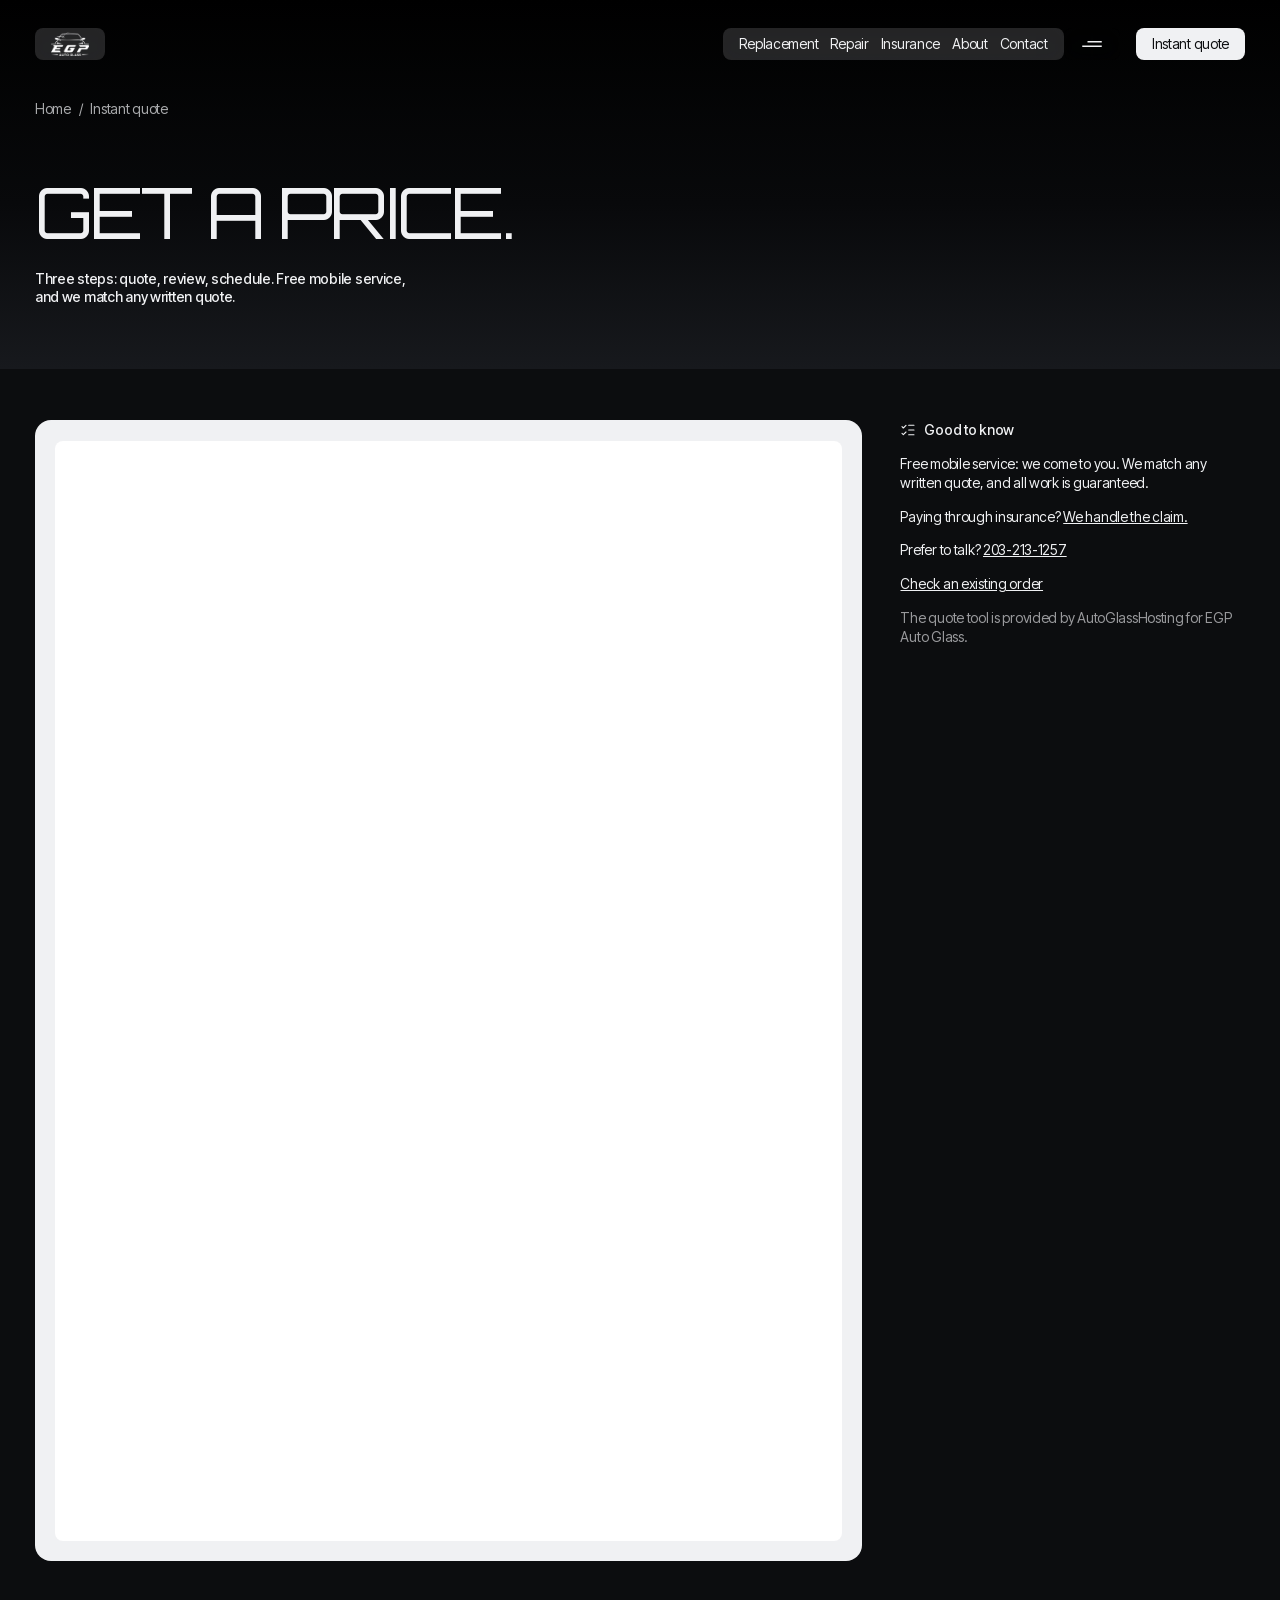
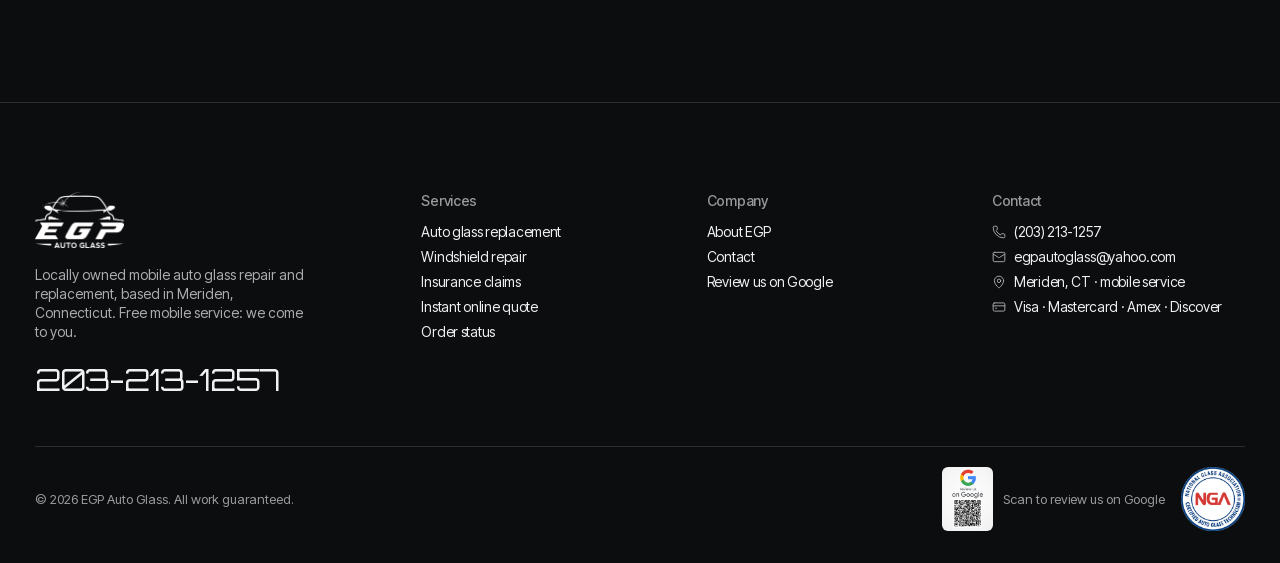
<file: instant-quote/index.html>
<!doctype html>
<html lang="en">
<head>
<meta charset="utf-8">
<meta name="viewport" content="width=device-width, initial-scale=1, viewport-fit=cover">
<meta name="theme-color" content="#0c0d0f">
<meta property="og:image" content="https://vastlyresilient.github.io/egp-autoglass/assets/img/og.jpg">
<link rel="icon" href="../assets/img/favicon.png">
<link rel="preload" href="../assets/fonts/Orbitron.woff2" as="font" type="font/woff2" crossorigin>
<link rel="stylesheet" href="../assets/css/auren.css">

<title>Instant Auto Glass Quote | EGP Auto Glass</title>
<meta name="description" content="Get an instant online quote for windshield, door glass, rear window or side mirror replacement. Free mobile service from EGP Auto Glass.">
</head>
<body>
<a class="skip" href="#main">Skip to content</a>
<header class="header">
  <a class="glass-pill header-logo" href="../" aria-label="EGP Auto Glass home"><img src="../assets/img/egp-logo-white.png" alt="" width="720" height="454"></a>
  <div class="header-right">
    <div style="display:flex;align-items:center">
      <nav class="glass-pill header-nav" aria-label="Main">
        <a href="../auto-glass-replacement/">Replacement</a><a href="../auto-glass-repair/">Repair</a><a href="../insurance-claims/">Insurance</a><a href="../about-us/">About</a><a href="../contact-us/">Contact</a>
      </nav>
      <button class="glass-pill header-menu" type="button" aria-label="Open menu" aria-expanded="false" aria-controls="menu">
        <svg width="24" height="24" viewBox="0 0 24 24" fill="none" aria-hidden="true"><path d="M7.5 9H21.75V10.5H7.5V9Z" fill="#F0F1F3"/><path d="M2.25 13.5H21.75V15H2.25V13.5Z" fill="#F0F1F3"/></svg>
      </button>
    </div>
    <a class="header-login" href="../instant-quote/"><span>Instant quote</span></a>
  </div>
</header>
<div class="menu" id="menu" aria-label="Menu">
  <ul>
    <li><a class="big" href="../">Home</a></li>
    <li><a class="big" href="../auto-glass-replacement/">Replacement</a></li>
    <li><a class="big" href="../auto-glass-repair/">Repair</a></li>
    <li><a class="big" href="../insurance-claims/">Insurance</a></li>
    <li><a class="big" href="../about-us/">About</a></li>
    <li><a class="big" href="../contact-us/">Contact</a></li>
  </ul>
  <div class="meta"><a href="tel:+12032131257"><svg class="ic" viewBox="0 0 24 24" fill="none" stroke="currentColor" stroke-width="1.6" stroke-linecap="round" stroke-linejoin="round" aria-hidden="true"><path d="M13.832 16.568a1 1 0 0 0 1.213-.303l.355-.465A2 2 0 0 1 17 15h3a2 2 0 0 1 2 2v3a2 2 0 0 1-2 2A18 18 0 0 1 2 4a2 2 0 0 1 2-2h3a2 2 0 0 1 2 2v3a2 2 0 0 1-.8 1.6l-.468.351a1 1 0 0 0-.292 1.233 14 14 0 0 0 6.392 6.384"/></svg>203-213-1257</a><a href="../instant-quote/">Instant quote</a><a href="../order-status/">Order status</a><a href="mailto:egpautoglass@yahoo.com">egpautoglass@yahoo.com</a></div>
</div>

<main id="main">
<section class="page-hero short">
  <nav class="crumbs" aria-label="Breadcrumb"><a href="../">Home</a><span aria-hidden="true">/</span><span>Instant quote</span></nav>
  
  <div><h1 class="orb orb-l">Get a price.</h1><p class="lead">Three steps: quote, review, schedule. Free mobile service, and we match any written quote.</p></div>
</section>
<section class="sec" style="padding-top:clamp(32px,4vw,56px)"><div class="wrap tool-grid">
  <div class="tool" id="quote-tool">
    <iframe src="https://account.autoglasshosting.com/quote/?acct=egpaut" title="EGP Auto Glass instant quote" style="min-height:1100px"></iframe>
  </div>
  <aside class="tool-side">
    <span class="tag"><svg class="ic" viewBox="0 0 24 24" fill="none" stroke="currentColor" stroke-width="1.6" stroke-linecap="round" stroke-linejoin="round" aria-hidden="true"><path d="M13 5h8"/><path d="M13 12h8"/><path d="M13 19h8"/><path d="m3 17 2 2 4-4"/><path d="m3 7 2 2 4-4"/></svg>Good to know</span>
    <p>Free mobile service: we come to you. We match any written quote, and all work is guaranteed.</p>
    <p>Paying through insurance? <a href="../insurance-claims/">We handle the claim.</a></p>
    <p>Prefer to talk? <a href="tel:+12032131257">203-213-1257</a></p>
    <p><a href="../order-status/">Check an existing order</a></p>
    <p class="muted">The quote tool is provided by AutoGlassHosting for EGP Auto Glass.</p>
  </aside>
</div></section>
</main>
<footer class="footer">
  <div class="f-grid">
    <div class="f-brand">
      <img class="logo" src="../assets/img/egp-logo-white.png" alt="EGP Auto Glass" width="720" height="454" loading="lazy">
      <p>Locally owned mobile auto glass repair and replacement, based in Meriden, Connecticut. Free mobile service: we come to you.</p>
      <a class="f-phone" href="tel:+12032131257">203-213-1257</a>
    </div>
    <div><h2>Services</h2><ul>
      <li><a href="../auto-glass-replacement/">Auto glass replacement</a></li>
      <li><a href="../auto-glass-repair/">Windshield repair</a></li>
      <li><a href="../insurance-claims/">Insurance claims</a></li>
      <li><a href="../instant-quote/">Instant online quote</a></li>
      <li><a href="../order-status/">Order status</a></li></ul></div>
    <div><h2>Company</h2><ul>
      <li><a href="../about-us/">About EGP</a></li>
      <li><a href="../contact-us/">Contact</a></li>
      <li><a href="https://g.page/r/CUJq_pqHoDtLEAI/review" target="_blank" rel="noopener">Review us on Google</a></li></ul></div>
    <div><h2>Contact</h2><ul>
      <li><a href="tel:+12032131257"><svg class="ic" viewBox="0 0 24 24" fill="none" stroke="currentColor" stroke-width="1.6" stroke-linecap="round" stroke-linejoin="round" aria-hidden="true"><path d="M13.832 16.568a1 1 0 0 0 1.213-.303l.355-.465A2 2 0 0 1 17 15h3a2 2 0 0 1 2 2v3a2 2 0 0 1-2 2A18 18 0 0 1 2 4a2 2 0 0 1 2-2h3a2 2 0 0 1 2 2v3a2 2 0 0 1-.8 1.6l-.468.351a1 1 0 0 0-.292 1.233 14 14 0 0 0 6.392 6.384"/></svg>(203) 213-1257</a></li>
      <li><a href="mailto:egpautoglass@yahoo.com"><svg class="ic" viewBox="0 0 24 24" fill="none" stroke="currentColor" stroke-width="1.6" stroke-linecap="round" stroke-linejoin="round" aria-hidden="true"><path d="m22 7-8.991 5.727a2 2 0 0 1-2.009 0L2 7"/><rect x="2" y="4" width="20" height="16" rx="2"/></svg>egpautoglass@yahoo.com</a></li>
      <li><svg class="ic" viewBox="0 0 24 24" fill="none" stroke="currentColor" stroke-width="1.6" stroke-linecap="round" stroke-linejoin="round" aria-hidden="true"><path d="M20 10c0 4.993-5.539 10.193-7.399 11.799a1 1 0 0 1-1.202 0C9.539 20.193 4 14.993 4 10a8 8 0 0 1 16 0"/><circle cx="12" cy="10" r="3"/></svg>Meriden, CT · mobile service</li>
      <li><svg class="ic" viewBox="0 0 24 24" fill="none" stroke="currentColor" stroke-width="1.6" stroke-linecap="round" stroke-linejoin="round" aria-hidden="true"><rect width="20" height="14" x="2" y="5" rx="2"/><line x1="2" x2="22" y1="10" y2="10"/><path d="M6 14h2"/></svg>Visa · Mastercard · Amex · Discover</li></ul></div>
  </div>
  <div class="f-base">
    <span>© <span data-year>2026</span> EGP Auto Glass. All work guaranteed.</span>
    <span class="f-badges">
      <a class="qr" href="https://g.page/r/CUJq_pqHoDtLEAI/review" target="_blank" rel="noopener"><img src="../assets/img/google-review-qr.png" alt="QR code: review EGP Auto Glass on Google" width="176" height="220" loading="lazy"><span>Scan to review us on Google</span></a>
      <img src="../assets/img/nga-badge.png" alt="National Glass Association certified auto glass technician" width="200" height="200" loading="lazy">
    </span>
  </div>
</footer>

<script src="../assets/js/auren.js"></script>
</body>
</html>
</file>
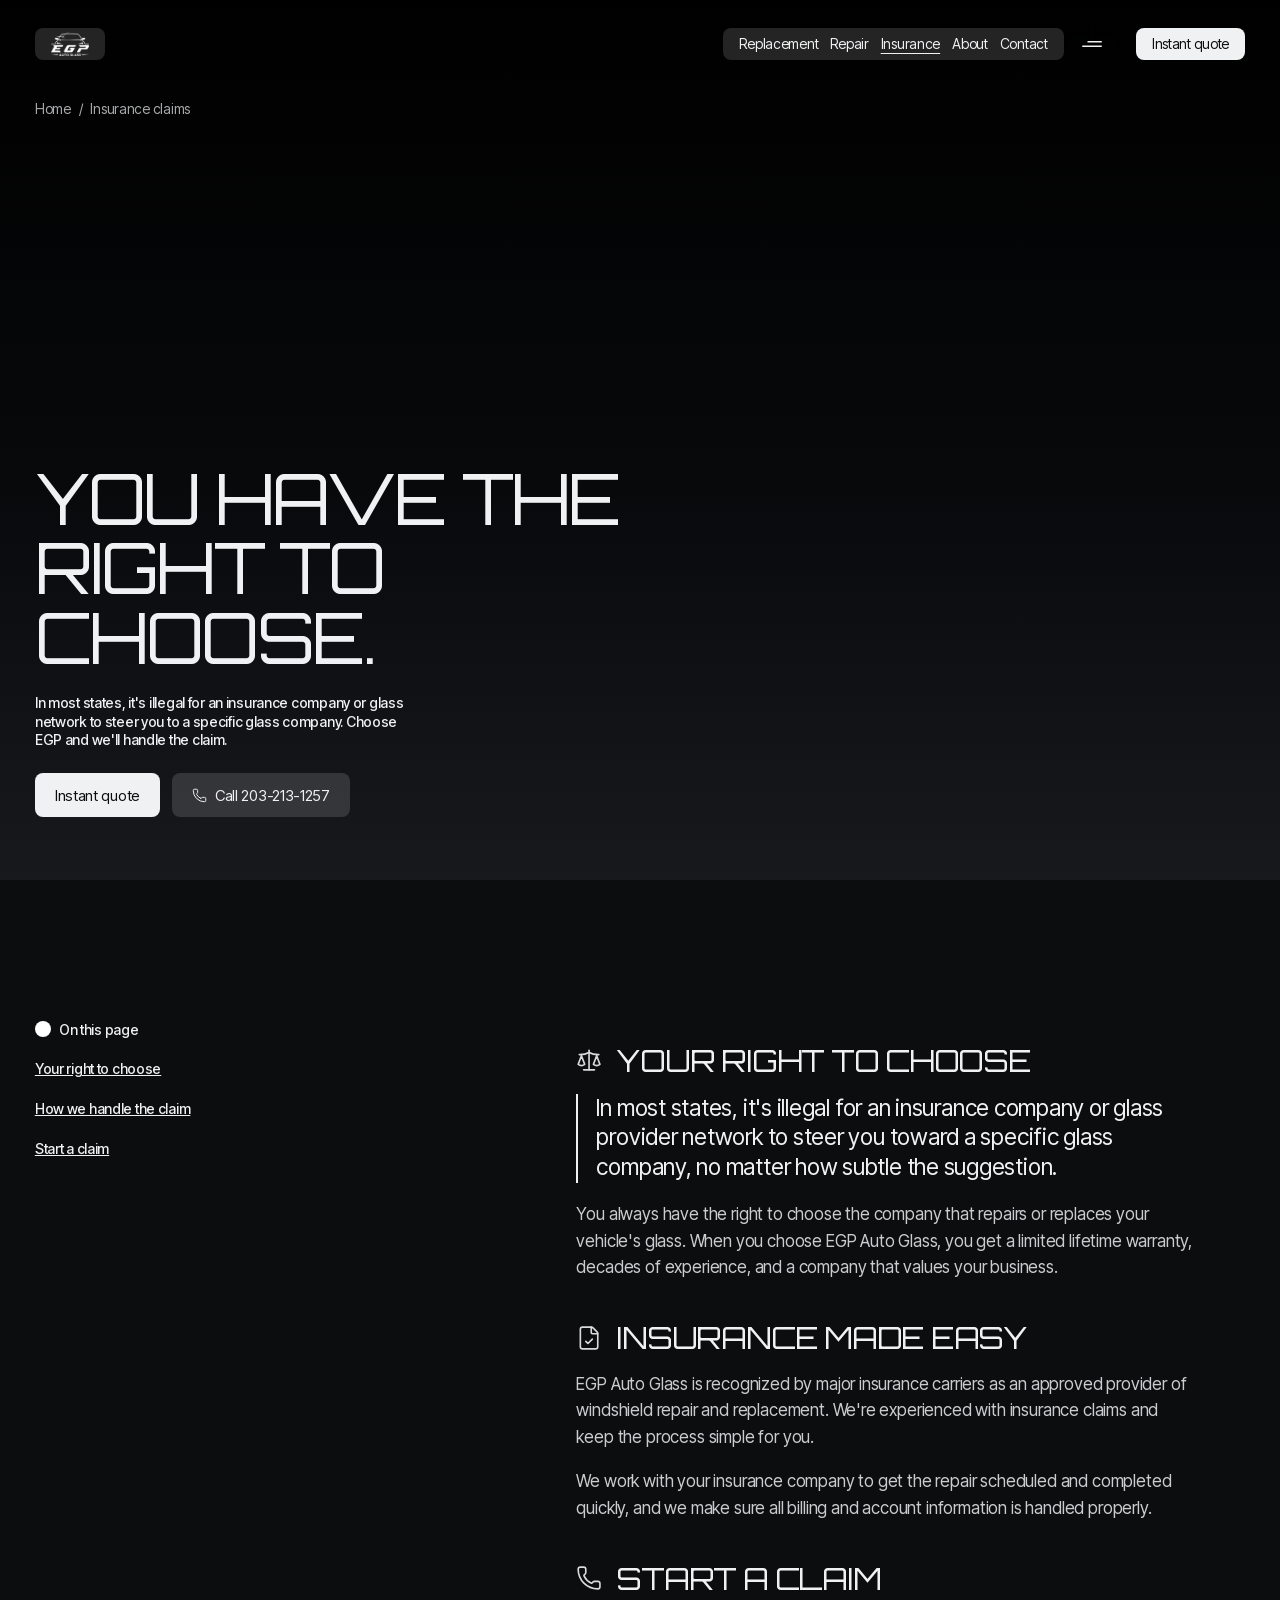
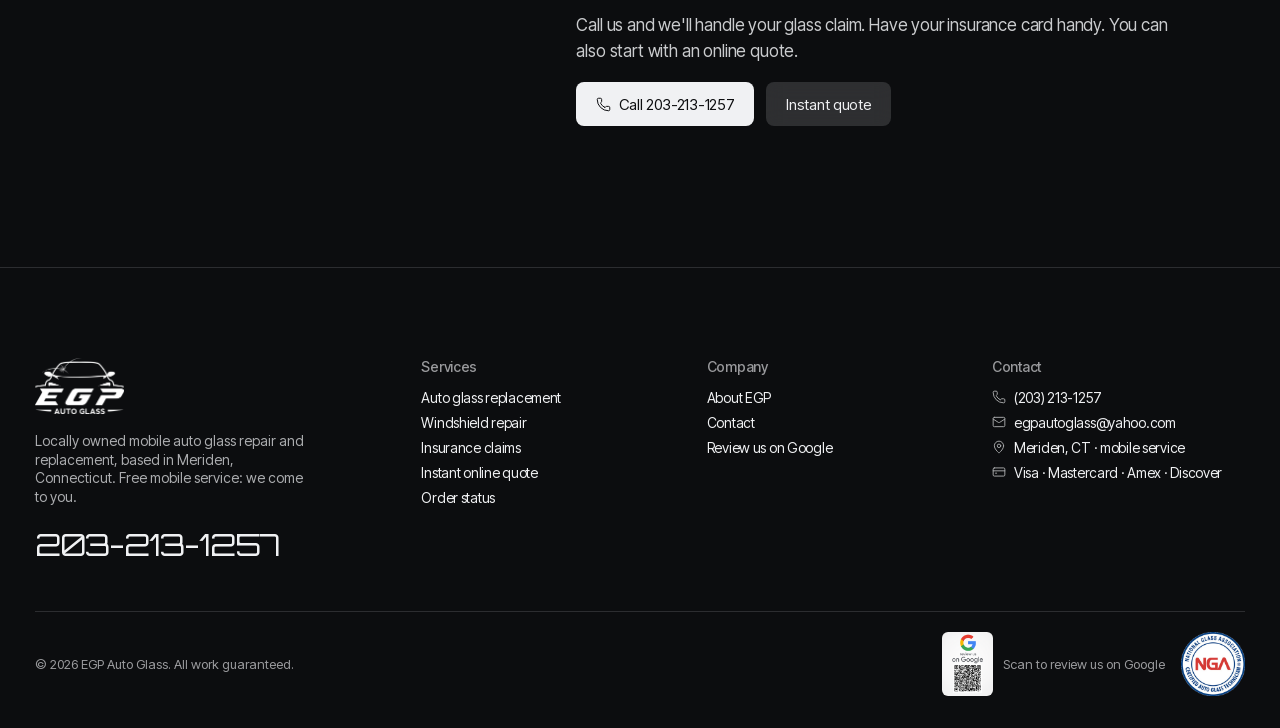
<file: insurance-claims/index.html>
<!doctype html>
<html lang="en">
<head>
<meta charset="utf-8">
<meta name="viewport" content="width=device-width, initial-scale=1, viewport-fit=cover">
<meta name="theme-color" content="#0c0d0f">
<meta property="og:image" content="https://vastlyresilient.github.io/egp-autoglass/assets/img/og.jpg">
<link rel="icon" href="../assets/img/favicon.png">
<link rel="preload" href="../assets/fonts/Orbitron.woff2" as="font" type="font/woff2" crossorigin>
<link rel="stylesheet" href="../assets/css/auren.css">

<title>Auto Glass Insurance Claims | You Choose Your Glass Shop | EGP Auto Glass</title>
<meta name="description" content="You have the right to choose who repairs your auto glass. EGP Auto Glass works with major insurance carriers and handles your glass claim directly.">
</head>
<body>
<a class="skip" href="#main">Skip to content</a>
<header class="header">
  <a class="glass-pill header-logo" href="../" aria-label="EGP Auto Glass home"><img src="../assets/img/egp-logo-white.png" alt="" width="720" height="454"></a>
  <div class="header-right">
    <div style="display:flex;align-items:center">
      <nav class="glass-pill header-nav" aria-label="Main">
        <a href="../auto-glass-replacement/">Replacement</a><a href="../auto-glass-repair/">Repair</a><a href="../insurance-claims/" aria-current="page">Insurance</a><a href="../about-us/">About</a><a href="../contact-us/">Contact</a>
      </nav>
      <button class="glass-pill header-menu" type="button" aria-label="Open menu" aria-expanded="false" aria-controls="menu">
        <svg width="24" height="24" viewBox="0 0 24 24" fill="none" aria-hidden="true"><path d="M7.5 9H21.75V10.5H7.5V9Z" fill="#F0F1F3"/><path d="M2.25 13.5H21.75V15H2.25V13.5Z" fill="#F0F1F3"/></svg>
      </button>
    </div>
    <a class="header-login" href="../instant-quote/"><span>Instant quote</span></a>
  </div>
</header>
<div class="menu" id="menu" aria-label="Menu">
  <ul>
    <li><a class="big" href="../">Home</a></li>
    <li><a class="big" href="../auto-glass-replacement/">Replacement</a></li>
    <li><a class="big" href="../auto-glass-repair/">Repair</a></li>
    <li><a class="big" href="../insurance-claims/" aria-current="page">Insurance</a></li>
    <li><a class="big" href="../about-us/">About</a></li>
    <li><a class="big" href="../contact-us/">Contact</a></li>
  </ul>
  <div class="meta"><a href="tel:+12032131257"><svg class="ic" viewBox="0 0 24 24" fill="none" stroke="currentColor" stroke-width="1.6" stroke-linecap="round" stroke-linejoin="round" aria-hidden="true"><path d="M13.832 16.568a1 1 0 0 0 1.213-.303l.355-.465A2 2 0 0 1 17 15h3a2 2 0 0 1 2 2v3a2 2 0 0 1-2 2A18 18 0 0 1 2 4a2 2 0 0 1 2-2h3a2 2 0 0 1 2 2v3a2 2 0 0 1-.8 1.6l-.468.351a1 1 0 0 0-.292 1.233 14 14 0 0 0 6.392 6.384"/></svg>203-213-1257</a><a href="../instant-quote/">Instant quote</a><a href="../order-status/">Order status</a><a href="mailto:egpautoglass@yahoo.com">egpautoglass@yahoo.com</a></div>
</div>

<main id="main">
<section class="page-hero">
  <nav class="crumbs" aria-label="Breadcrumb"><a href="../">Home</a><span aria-hidden="true">/</span><span>Insurance claims</span></nav>
  
  <div><h1 class="orb orb-l">You have the right to choose.</h1><p class="lead">In most states, it's illegal for an insurance company or glass network to steer you to a specific glass company. Choose EGP and we'll handle the claim.</p><div class="actions"><a class="btn-w btn-lg" href="../instant-quote/">Instant quote</a><a class="btn-g btn-lg" href="tel:+12032131257"><svg class="ic" viewBox="0 0 24 24" fill="none" stroke="currentColor" stroke-width="1.6" stroke-linecap="round" stroke-linejoin="round" aria-hidden="true"><path d="M13.832 16.568a1 1 0 0 0 1.213-.303l.355-.465A2 2 0 0 1 17 15h3a2 2 0 0 1 2 2v3a2 2 0 0 1-2 2A18 18 0 0 1 2 4a2 2 0 0 1 2-2h3a2 2 0 0 1 2 2v3a2 2 0 0 1-.8 1.6l-.468.351a1 1 0 0 0-.292 1.233 14 14 0 0 0 6.392 6.384"/></svg>Call 203-213-1257</a></div></div>
</section>
<section class="sec"><div class="wrap split">
  <div class="sec-head" style="margin:0"><span class="tag"><span class="dot"></span>On this page</span><p class="small"><a href="#choose">Your right to choose</a></p><p class="small"><a href="#easy">How we handle the claim</a></p><p class="small"><a href="#start">Start a claim</a></p></div>
  <div class="prose">
    <h2 id="choose"><span class="h-ic"><svg class="ic" viewBox="0 0 24 24" fill="none" stroke="currentColor" stroke-width="1.6" stroke-linecap="round" stroke-linejoin="round" aria-hidden="true"><path d="M12 3v18"/><path d="m19 8 3 8a5 5 0 0 1-6 0zV7"/><path d="M3 7h1a17 17 0 0 0 8-2 17 17 0 0 0 8 2h1"/><path d="m5 8 3 8a5 5 0 0 1-6 0zV7"/><path d="M7 21h10"/></svg></span>Your right to choose</h2>
    <p class="pull">In most states, it's illegal for an insurance company or glass provider network to steer you toward a specific glass company, no matter how subtle the suggestion.</p>
    <p>You always have the right to choose the company that repairs or replaces your vehicle's glass. When you choose EGP Auto Glass, you get a limited lifetime warranty, decades of experience, and a company that values your business.</p>
    <h2 id="easy"><span class="h-ic"><svg class="ic" viewBox="0 0 24 24" fill="none" stroke="currentColor" stroke-width="1.6" stroke-linecap="round" stroke-linejoin="round" aria-hidden="true"><path d="M6 22a2 2 0 0 1-2-2V4a2 2 0 0 1 2-2h8a2.4 2.4 0 0 1 1.704.706l3.588 3.588A2.4 2.4 0 0 1 20 8v12a2 2 0 0 1-2 2z"/><path d="M14 2v5a1 1 0 0 0 1 1h5"/><path d="m9 15 2 2 4-4"/></svg></span>Insurance made easy</h2>
    <p>EGP Auto Glass is recognized by major insurance carriers as an approved provider of windshield repair and replacement. We're experienced with insurance claims and keep the process simple for you.</p>
    <p>We work with your insurance company to get the repair scheduled and completed quickly, and we make sure all billing and account information is handled properly.</p>
    <h2 id="start"><span class="h-ic"><svg class="ic" viewBox="0 0 24 24" fill="none" stroke="currentColor" stroke-width="1.6" stroke-linecap="round" stroke-linejoin="round" aria-hidden="true"><path d="M13.832 16.568a1 1 0 0 0 1.213-.303l.355-.465A2 2 0 0 1 17 15h3a2 2 0 0 1 2 2v3a2 2 0 0 1-2 2A18 18 0 0 1 2 4a2 2 0 0 1 2-2h3a2 2 0 0 1 2 2v3a2 2 0 0 1-.8 1.6l-.468.351a1 1 0 0 0-.292 1.233 14 14 0 0 0 6.392 6.384"/></svg></span>Start a claim</h2>
    <p>Call us and we'll handle your glass claim. Have your insurance card handy. You can also start with an online quote.</p>
    <p style="display:flex;flex-wrap:wrap;gap:12px"><a class="btn-w btn-lg" href="tel:+12032131257"><svg class="ic" viewBox="0 0 24 24" fill="none" stroke="currentColor" stroke-width="1.6" stroke-linecap="round" stroke-linejoin="round" aria-hidden="true"><path d="M13.832 16.568a1 1 0 0 0 1.213-.303l.355-.465A2 2 0 0 1 17 15h3a2 2 0 0 1 2 2v3a2 2 0 0 1-2 2A18 18 0 0 1 2 4a2 2 0 0 1 2-2h3a2 2 0 0 1 2 2v3a2 2 0 0 1-.8 1.6l-.468.351a1 1 0 0 0-.292 1.233 14 14 0 0 0 6.392 6.384"/></svg>Call 203-213-1257</a><a class="btn-g btn-lg" href="../instant-quote/">Instant quote</a></p>
  </div>
</div></section>
</main>
<footer class="footer">
  <div class="f-grid">
    <div class="f-brand">
      <img class="logo" src="../assets/img/egp-logo-white.png" alt="EGP Auto Glass" width="720" height="454" loading="lazy">
      <p>Locally owned mobile auto glass repair and replacement, based in Meriden, Connecticut. Free mobile service: we come to you.</p>
      <a class="f-phone" href="tel:+12032131257">203-213-1257</a>
    </div>
    <div><h2>Services</h2><ul>
      <li><a href="../auto-glass-replacement/">Auto glass replacement</a></li>
      <li><a href="../auto-glass-repair/">Windshield repair</a></li>
      <li><a href="../insurance-claims/">Insurance claims</a></li>
      <li><a href="../instant-quote/">Instant online quote</a></li>
      <li><a href="../order-status/">Order status</a></li></ul></div>
    <div><h2>Company</h2><ul>
      <li><a href="../about-us/">About EGP</a></li>
      <li><a href="../contact-us/">Contact</a></li>
      <li><a href="https://g.page/r/CUJq_pqHoDtLEAI/review" target="_blank" rel="noopener">Review us on Google</a></li></ul></div>
    <div><h2>Contact</h2><ul>
      <li><a href="tel:+12032131257"><svg class="ic" viewBox="0 0 24 24" fill="none" stroke="currentColor" stroke-width="1.6" stroke-linecap="round" stroke-linejoin="round" aria-hidden="true"><path d="M13.832 16.568a1 1 0 0 0 1.213-.303l.355-.465A2 2 0 0 1 17 15h3a2 2 0 0 1 2 2v3a2 2 0 0 1-2 2A18 18 0 0 1 2 4a2 2 0 0 1 2-2h3a2 2 0 0 1 2 2v3a2 2 0 0 1-.8 1.6l-.468.351a1 1 0 0 0-.292 1.233 14 14 0 0 0 6.392 6.384"/></svg>(203) 213-1257</a></li>
      <li><a href="mailto:egpautoglass@yahoo.com"><svg class="ic" viewBox="0 0 24 24" fill="none" stroke="currentColor" stroke-width="1.6" stroke-linecap="round" stroke-linejoin="round" aria-hidden="true"><path d="m22 7-8.991 5.727a2 2 0 0 1-2.009 0L2 7"/><rect x="2" y="4" width="20" height="16" rx="2"/></svg>egpautoglass@yahoo.com</a></li>
      <li><svg class="ic" viewBox="0 0 24 24" fill="none" stroke="currentColor" stroke-width="1.6" stroke-linecap="round" stroke-linejoin="round" aria-hidden="true"><path d="M20 10c0 4.993-5.539 10.193-7.399 11.799a1 1 0 0 1-1.202 0C9.539 20.193 4 14.993 4 10a8 8 0 0 1 16 0"/><circle cx="12" cy="10" r="3"/></svg>Meriden, CT · mobile service</li>
      <li><svg class="ic" viewBox="0 0 24 24" fill="none" stroke="currentColor" stroke-width="1.6" stroke-linecap="round" stroke-linejoin="round" aria-hidden="true"><rect width="20" height="14" x="2" y="5" rx="2"/><line x1="2" x2="22" y1="10" y2="10"/><path d="M6 14h2"/></svg>Visa · Mastercard · Amex · Discover</li></ul></div>
  </div>
  <div class="f-base">
    <span>© <span data-year>2026</span> EGP Auto Glass. All work guaranteed.</span>
    <span class="f-badges">
      <a class="qr" href="https://g.page/r/CUJq_pqHoDtLEAI/review" target="_blank" rel="noopener"><img src="../assets/img/google-review-qr.png" alt="QR code: review EGP Auto Glass on Google" width="176" height="220" loading="lazy"><span>Scan to review us on Google</span></a>
      <img src="../assets/img/nga-badge.png" alt="National Glass Association certified auto glass technician" width="200" height="200" loading="lazy">
    </span>
  </div>
</footer>

<script src="../assets/js/auren.js"></script>
</body>
</html>
</file>
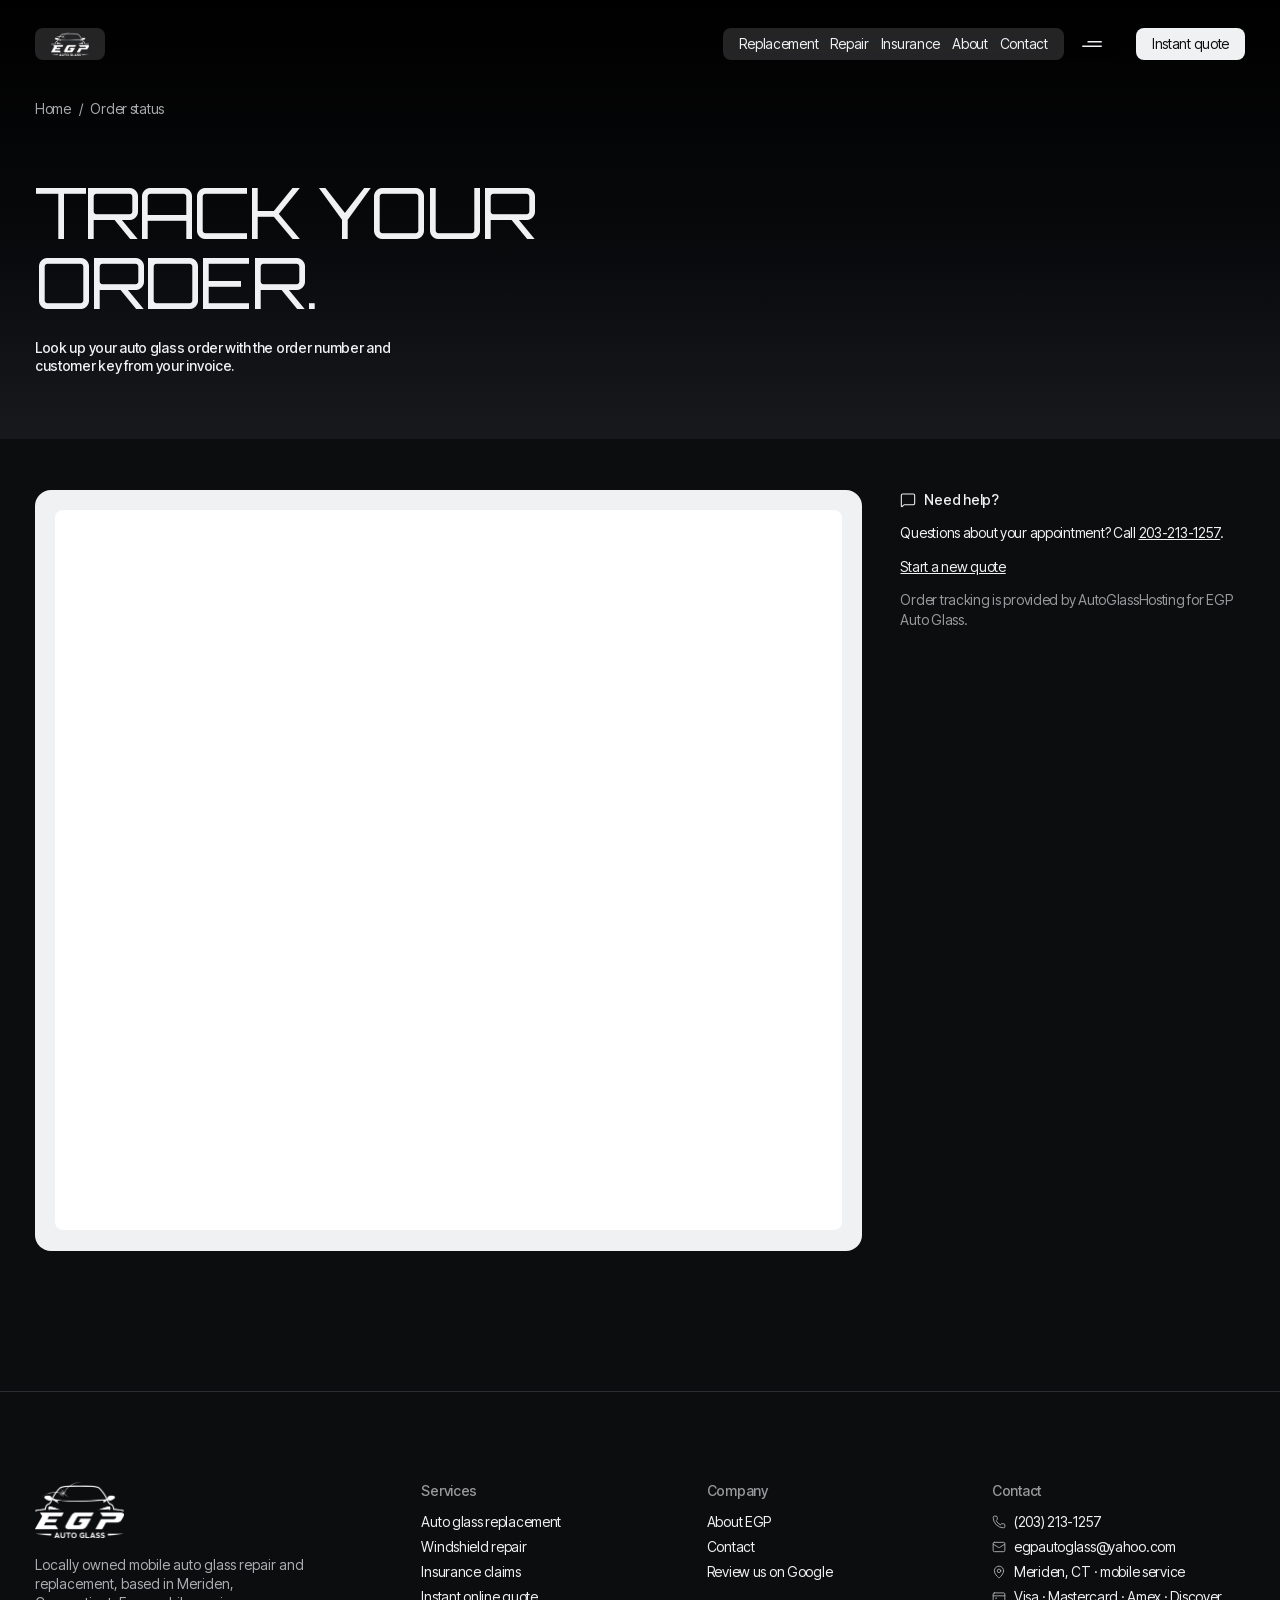
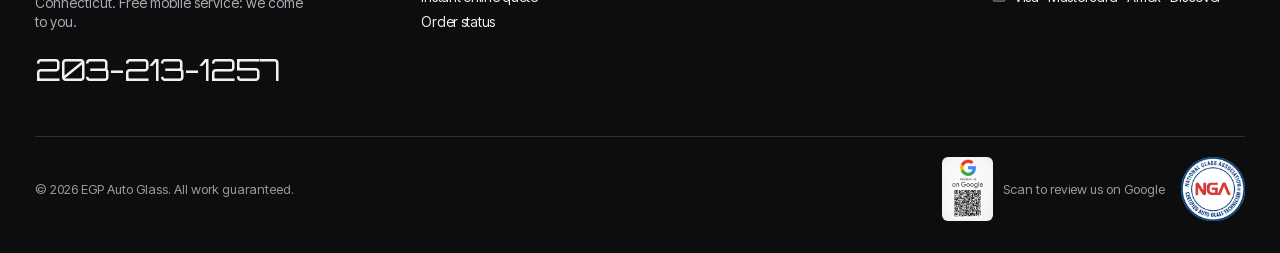
<file: order-status/index.html>
<!doctype html>
<html lang="en">
<head>
<meta charset="utf-8">
<meta name="viewport" content="width=device-width, initial-scale=1, viewport-fit=cover">
<meta name="theme-color" content="#0c0d0f">
<meta property="og:image" content="https://vastlyresilient.github.io/egp-autoglass/assets/img/og.jpg">
<link rel="icon" href="../assets/img/favicon.png">
<link rel="preload" href="../assets/fonts/Orbitron.woff2" as="font" type="font/woff2" crossorigin>
<link rel="stylesheet" href="../assets/css/auren.css">

<title>Order Status | EGP Auto Glass</title>
<meta name="description" content="Track your auto glass repair or replacement order with EGP Auto Glass.">
</head>
<body>
<a class="skip" href="#main">Skip to content</a>
<header class="header">
  <a class="glass-pill header-logo" href="../" aria-label="EGP Auto Glass home"><img src="../assets/img/egp-logo-white.png" alt="" width="720" height="454"></a>
  <div class="header-right">
    <div style="display:flex;align-items:center">
      <nav class="glass-pill header-nav" aria-label="Main">
        <a href="../auto-glass-replacement/">Replacement</a><a href="../auto-glass-repair/">Repair</a><a href="../insurance-claims/">Insurance</a><a href="../about-us/">About</a><a href="../contact-us/">Contact</a>
      </nav>
      <button class="glass-pill header-menu" type="button" aria-label="Open menu" aria-expanded="false" aria-controls="menu">
        <svg width="24" height="24" viewBox="0 0 24 24" fill="none" aria-hidden="true"><path d="M7.5 9H21.75V10.5H7.5V9Z" fill="#F0F1F3"/><path d="M2.25 13.5H21.75V15H2.25V13.5Z" fill="#F0F1F3"/></svg>
      </button>
    </div>
    <a class="header-login" href="../instant-quote/"><span>Instant quote</span></a>
  </div>
</header>
<div class="menu" id="menu" aria-label="Menu">
  <ul>
    <li><a class="big" href="../">Home</a></li>
    <li><a class="big" href="../auto-glass-replacement/">Replacement</a></li>
    <li><a class="big" href="../auto-glass-repair/">Repair</a></li>
    <li><a class="big" href="../insurance-claims/">Insurance</a></li>
    <li><a class="big" href="../about-us/">About</a></li>
    <li><a class="big" href="../contact-us/">Contact</a></li>
  </ul>
  <div class="meta"><a href="tel:+12032131257"><svg class="ic" viewBox="0 0 24 24" fill="none" stroke="currentColor" stroke-width="1.6" stroke-linecap="round" stroke-linejoin="round" aria-hidden="true"><path d="M13.832 16.568a1 1 0 0 0 1.213-.303l.355-.465A2 2 0 0 1 17 15h3a2 2 0 0 1 2 2v3a2 2 0 0 1-2 2A18 18 0 0 1 2 4a2 2 0 0 1 2-2h3a2 2 0 0 1 2 2v3a2 2 0 0 1-.8 1.6l-.468.351a1 1 0 0 0-.292 1.233 14 14 0 0 0 6.392 6.384"/></svg>203-213-1257</a><a href="../instant-quote/">Instant quote</a><a href="../order-status/">Order status</a><a href="mailto:egpautoglass@yahoo.com">egpautoglass@yahoo.com</a></div>
</div>

<main id="main">
<section class="page-hero short">
  <nav class="crumbs" aria-label="Breadcrumb"><a href="../">Home</a><span aria-hidden="true">/</span><span>Order status</span></nav>
  
  <div><h1 class="orb orb-l">Track your order.</h1><p class="lead">Look up your auto glass order with the order number and customer key from your invoice.</p></div>
</section>
<section class="sec" style="padding-top:clamp(32px,4vw,56px)"><div class="wrap tool-grid">
  <div class="tool"><iframe src="https://account.autoglasshosting.com/status/?acct=egpaut" title="EGP Auto Glass order status lookup" loading="lazy"></iframe></div>
  <aside class="tool-side"><span class="tag"><svg class="ic" viewBox="0 0 24 24" fill="none" stroke="currentColor" stroke-width="1.6" stroke-linecap="round" stroke-linejoin="round" aria-hidden="true"><path d="M22 17a2 2 0 0 1-2 2H6.828a2 2 0 0 0-1.414.586l-2.202 2.202A.71.71 0 0 1 2 21.286V5a2 2 0 0 1 2-2h16a2 2 0 0 1 2 2z"/></svg>Need help?</span><p>Questions about your appointment? Call <a href="tel:+12032131257">203-213-1257</a>.</p><p><a href="../instant-quote/">Start a new quote</a></p><p class="muted">Order tracking is provided by AutoGlassHosting for EGP Auto Glass.</p></aside>
</div></section>
</main>
<footer class="footer">
  <div class="f-grid">
    <div class="f-brand">
      <img class="logo" src="../assets/img/egp-logo-white.png" alt="EGP Auto Glass" width="720" height="454" loading="lazy">
      <p>Locally owned mobile auto glass repair and replacement, based in Meriden, Connecticut. Free mobile service: we come to you.</p>
      <a class="f-phone" href="tel:+12032131257">203-213-1257</a>
    </div>
    <div><h2>Services</h2><ul>
      <li><a href="../auto-glass-replacement/">Auto glass replacement</a></li>
      <li><a href="../auto-glass-repair/">Windshield repair</a></li>
      <li><a href="../insurance-claims/">Insurance claims</a></li>
      <li><a href="../instant-quote/">Instant online quote</a></li>
      <li><a href="../order-status/">Order status</a></li></ul></div>
    <div><h2>Company</h2><ul>
      <li><a href="../about-us/">About EGP</a></li>
      <li><a href="../contact-us/">Contact</a></li>
      <li><a href="https://g.page/r/CUJq_pqHoDtLEAI/review" target="_blank" rel="noopener">Review us on Google</a></li></ul></div>
    <div><h2>Contact</h2><ul>
      <li><a href="tel:+12032131257"><svg class="ic" viewBox="0 0 24 24" fill="none" stroke="currentColor" stroke-width="1.6" stroke-linecap="round" stroke-linejoin="round" aria-hidden="true"><path d="M13.832 16.568a1 1 0 0 0 1.213-.303l.355-.465A2 2 0 0 1 17 15h3a2 2 0 0 1 2 2v3a2 2 0 0 1-2 2A18 18 0 0 1 2 4a2 2 0 0 1 2-2h3a2 2 0 0 1 2 2v3a2 2 0 0 1-.8 1.6l-.468.351a1 1 0 0 0-.292 1.233 14 14 0 0 0 6.392 6.384"/></svg>(203) 213-1257</a></li>
      <li><a href="mailto:egpautoglass@yahoo.com"><svg class="ic" viewBox="0 0 24 24" fill="none" stroke="currentColor" stroke-width="1.6" stroke-linecap="round" stroke-linejoin="round" aria-hidden="true"><path d="m22 7-8.991 5.727a2 2 0 0 1-2.009 0L2 7"/><rect x="2" y="4" width="20" height="16" rx="2"/></svg>egpautoglass@yahoo.com</a></li>
      <li><svg class="ic" viewBox="0 0 24 24" fill="none" stroke="currentColor" stroke-width="1.6" stroke-linecap="round" stroke-linejoin="round" aria-hidden="true"><path d="M20 10c0 4.993-5.539 10.193-7.399 11.799a1 1 0 0 1-1.202 0C9.539 20.193 4 14.993 4 10a8 8 0 0 1 16 0"/><circle cx="12" cy="10" r="3"/></svg>Meriden, CT · mobile service</li>
      <li><svg class="ic" viewBox="0 0 24 24" fill="none" stroke="currentColor" stroke-width="1.6" stroke-linecap="round" stroke-linejoin="round" aria-hidden="true"><rect width="20" height="14" x="2" y="5" rx="2"/><line x1="2" x2="22" y1="10" y2="10"/><path d="M6 14h2"/></svg>Visa · Mastercard · Amex · Discover</li></ul></div>
  </div>
  <div class="f-base">
    <span>© <span data-year>2026</span> EGP Auto Glass. All work guaranteed.</span>
    <span class="f-badges">
      <a class="qr" href="https://g.page/r/CUJq_pqHoDtLEAI/review" target="_blank" rel="noopener"><img src="../assets/img/google-review-qr.png" alt="QR code: review EGP Auto Glass on Google" width="176" height="220" loading="lazy"><span>Scan to review us on Google</span></a>
      <img src="../assets/img/nga-badge.png" alt="National Glass Association certified auto glass technician" width="200" height="200" loading="lazy">
    </span>
  </div>
</footer>

<script src="../assets/js/auren.js"></script>
</body>
</html>
</file>
<file: assets/css/auren.css>
/* EGP Auto Glass on the Auren system (reference: MotionSites "AI Driving Assistant" / Auren, motion-375).
   Header values and type tokens are copied verbatim from the reference; sections below the hero extend the
   same language (Orbitron uppercase −0.04em, Inter Tight 14px/500 −0.02em, 8px glass pills, #F0F1F3 on #0C0D0F,
   dark→steel-blue gradient #03070A→#AAC2CE). */
@font-face{font-family:"Inter Tight";src:url("../fonts/InterTight-normal.woff2") format("woff2");font-weight:300 800;font-display:swap}
@font-face{font-family:"Orbitron";src:url("../fonts/Orbitron.woff2") format("woff2");font-weight:400 700;font-display:swap}
*,*::before,*::after{box-sizing:border-box;margin:0;padding:0}
:root{
  --font-sans:"Inter Tight", Arial, Helvetica, sans-serif;
  --font-orbitron:"Orbitron", sans-serif;
  --ink:#0C0D0F; --paper:#F0F1F3; --glass:rgba(240,241,243,0.15); --line:rgba(240,241,243,0.14);
  --muted:rgba(240,241,243,0.62); --steel:#AAC2CE; --deep:#03070A;
  --hero-pad-left:clamp(20px,2.72vw,40px);
  --header-pad-x:clamp(20px,2.72vw,40px);
  --header-pad-y:clamp(16px,2.18vw,32px);
  --hero-title-size:clamp(30px,5.44vw,80px);
  --story-word-size:clamp(48px,9vw,168px);
  --sec-pad:clamp(80px,11vw,160px);
}
html,body{background:#0c0d0f;color:#f0f1f3;font-family:var(--font-sans)}
body{overflow-x:hidden;-webkit-font-smoothing:antialiased}
img,video,svg{display:block;max-width:100%}
a{color:inherit}
:focus-visible{outline:2px solid #F0F1F3;outline-offset:3px;border-radius:6px}
.sr-only{position:absolute!important;width:1px;height:1px;overflow:hidden;clip:rect(0 0 0 0);white-space:nowrap}
.skip{position:fixed;left:12px;top:-60px;z-index:200;background:#F0F1F3;color:#0C0D0F;padding:10px 14px;border-radius:8px;font-size:14px;text-decoration:none}
.skip:focus{top:12px}

/* --- Header (verbatim reference values; links made real) --- */
.header{position:fixed;inset:0 0 auto 0;z-index:50;display:flex;align-items:center;justify-content:space-between;padding:var(--header-pad-y) var(--header-pad-x) 0;padding-top:calc(var(--header-pad-y) + env(safe-area-inset-top,0px))}
.glass-pill{border-radius:8px;background:rgba(240,241,243,0.15);backdrop-filter:blur(10px);-webkit-backdrop-filter:blur(10px)}
.header-logo{display:flex;align-items:center;padding:4px 16px;text-decoration:none}
.header-logo img{height:28px;width:auto}
.header-right{display:flex;align-items:center;gap:16px}
.header-nav{display:flex;align-items:center;gap:12px;padding:9px 16px}
.header-nav a{font-size:14px;font-weight:400;line-height:1;letter-spacing:-0.02em;color:#F0F1F3;text-align:center;text-decoration:none}
.header-nav a:hover,.header-nav a[aria-current="page"]{text-decoration:underline;text-underline-offset:4px}
.header-menu{display:flex;align-items:center;padding:4px 16px;cursor:pointer;border:none;background:none}
.header-login{display:flex;align-items:center;border-radius:8px;background:#F0F1F3;padding:9px 16px;border:none;cursor:pointer;text-decoration:none;transition:transform .15s ease-out}
.header-login:active{transform:scale(.97)}
.header-login span{font-size:14px;line-height:1;letter-spacing:-0.02em;color:#0C0D0F}
@media (max-width:640px){.header-nav{display:none}}

/* menu overlay (the reference's menu button had no handler; this gives it one in the same glass language) */
.menu{position:fixed;inset:0;z-index:45;background:rgba(12,13,15,.72);backdrop-filter:blur(18px);-webkit-backdrop-filter:blur(18px);display:grid;align-content:center;padding:calc(var(--header-pad-y) + 80px) var(--header-pad-x) 40px;opacity:0;visibility:hidden;transition:opacity .3s ease-out,visibility 0s .3s}
.menu-open .menu{opacity:1;visibility:visible;transition:opacity .3s ease-out}
.menu ul{list-style:none;display:grid;gap:6px}
.menu a.big{font-family:var(--font-orbitron);text-transform:uppercase;letter-spacing:-0.04em;font-size:clamp(30px,7vw,64px);line-height:1;text-decoration:none;color:#F0F1F3}
.menu a.big[aria-current="page"]{color:var(--steel)}
.menu .meta{display:flex;flex-wrap:wrap;gap:12px 24px;margin-top:40px;font-size:14px;letter-spacing:-0.02em}
.menu .meta a{text-decoration:none}

/* --- Shared type --- */
.orb{font-family:var(--font-orbitron);font-weight:400;text-transform:uppercase;letter-spacing:-0.04em;line-height:1}
.orb-xl{font-size:var(--story-word-size);line-height:.9}
.orb-l{font-size:var(--hero-title-size)}
.orb-m{font-size:clamp(24px,2.6vw,38px)}
.small{font-size:14px;font-weight:500;line-height:1.3;letter-spacing:-0.02em}
.body{font-size:16px;font-weight:400;line-height:1.5;letter-spacing:-0.01em;color:rgba(240,241,243,.82)}
.muted{color:var(--muted)}
.dot{display:inline-block;width:16px;height:16px;border-radius:50%;background:#fff;flex:none}
.tag{display:inline-flex;align-items:center;gap:10px;font-size:14px;font-weight:500;letter-spacing:-0.02em}

/* --- Buttons (reference: white #F0F1F3, 8px radius, 9px 16px, 14px) --- */
.btn-w,.btn-g{display:inline-flex;align-items:center;gap:8px;height:32px;padding:9px 16px;border-radius:8px;font-size:14px;line-height:1;letter-spacing:-0.02em;text-decoration:none;border:none;cursor:pointer;transition:transform .15s ease-out,background .2s}
.btn-w{background:#F0F1F3;color:#0C0D0F}
.btn-g{background:rgba(240,241,243,0.15);color:#F0F1F3;backdrop-filter:blur(10px);-webkit-backdrop-filter:blur(10px)}
.btn-g:hover{background:rgba(240,241,243,0.24)}
.btn-w:active,.btn-g:active{transform:scale(.97)}
.btn-lg{height:44px;padding:0 20px;font-size:15px}

/* --- Sections below the film --- */
.wrap{padding-inline:var(--hero-pad-left);max-width:1520px;margin:0 auto}
.sec{padding-block:var(--sec-pad);position:relative}
.sec-head{display:grid;gap:22px;margin-bottom:clamp(40px,5vw,72px)}
.sec-head .orb-l{max-width:16ch}
.grad{background:linear-gradient(180deg,#000000 0%,#0b0c0e 60%,#17191d 100%)}
.grad-rev{background:linear-gradient(0deg,#000000 0%,#0b0c0e 60%,#17191d 100%)}
.rule-top{border-top:1px solid var(--line)}

/* services: glass cards over the steel gradient */
.cards{display:grid;grid-template-columns:repeat(4,minmax(0,1fr));gap:16px}
.card{position:relative;display:grid;grid-template-rows:auto 1fr;border-radius:16px;overflow:hidden;background:rgba(12,13,15,0.32);backdrop-filter:blur(10px);-webkit-backdrop-filter:blur(10px);text-decoration:none;color:#F0F1F3;min-height:420px;transition:background .25s}
.card:hover{background:rgba(12,13,15,0.46)}
.card .media{aspect-ratio:193/108;overflow:hidden;background:rgba(0,0,0,.4)}
.card .media img{width:100%;height:100%;object-fit:cover;transition:transform .8s cubic-bezier(.16,1,.3,1)}
.card:hover .media img{transform:scale(1.04)}
.card .txt{padding:20px;display:grid;gap:14px;align-content:space-between}
.card .txt h3{font-family:var(--font-orbitron);font-weight:400;text-transform:uppercase;letter-spacing:-0.04em;font-size:clamp(20px,1.7vw,26px);line-height:1}
.card .txt p{font-size:14px;font-weight:500;line-height:1.3;letter-spacing:-0.02em;color:rgba(240,241,243,.82)}
.card .go{justify-self:start}
@media (max-width:1100px){.cards{grid-template-columns:repeat(2,minmax(0,1fr))}}
@media (max-width:640px){.cards{grid-template-columns:minmax(0,1fr)}.card{min-height:0}}

/* reviews */
.reviews{display:grid;grid-template-columns:minmax(0,1.2fr) minmax(0,1fr);gap:clamp(32px,5vw,80px);align-items:start}
.lead-quote p{font-family:var(--font-orbitron);text-transform:uppercase;letter-spacing:-0.04em;font-size:clamp(22px,2.4vw,36px);line-height:1.08}
.lead-quote figcaption,.qlist figcaption{margin-top:18px;font-size:14px;color:var(--muted);letter-spacing:-0.02em}
.lead-quote figcaption b,.qlist figcaption b{color:#F0F1F3;font-weight:500}
.qlist{display:grid;gap:0}
.qlist figure{padding-block:20px;border-top:1px solid var(--line)}
.qlist figure:last-child{border-bottom:1px solid var(--line)}
.qlist p{font-size:16px;line-height:1.45;letter-spacing:-0.01em}
.score{display:flex;align-items:baseline;gap:16px;flex-wrap:wrap}
.score b{font-family:var(--font-orbitron);font-weight:400;font-size:clamp(64px,9vw,140px);letter-spacing:-0.06em;line-height:.85}
@media (max-width:900px){.reviews{grid-template-columns:minmax(0,1fr)}}

/* promises */
.plist{list-style:none;display:grid;grid-template-columns:repeat(4,minmax(0,1fr));gap:16px}
.plist li{border-radius:16px;padding:22px 20px;background:rgba(12,13,15,0.32);border:1px solid var(--line);display:grid;gap:16px;align-content:start;min-height:220px}
.plist .k{font-size:14px;font-weight:500;letter-spacing:-0.02em;color:var(--muted)}
.plist .v{font-family:var(--font-orbitron);text-transform:uppercase;letter-spacing:-0.04em;font-size:clamp(20px,1.7vw,26px);line-height:1}
.plist .d{font-size:14px;font-weight:500;line-height:1.3;letter-spacing:-0.02em;color:rgba(240,241,243,.78)}
@media (max-width:1100px){.plist{grid-template-columns:repeat(2,minmax(0,1fr))}}
@media (max-width:640px){.plist{grid-template-columns:minmax(0,1fr)}}

/* towns ticker */
.towns{list-style:none;display:flex;flex-wrap:wrap;gap:8px}
.towns li{font-size:14px;letter-spacing:-0.02em;padding:9px 14px;border-radius:8px;background:rgba(240,241,243,0.15);backdrop-filter:blur(10px);-webkit-backdrop-filter:blur(10px)}

/* close */
.close{display:grid;gap:28px;justify-items:start}
.close .actions{display:flex;flex-wrap:wrap;gap:12px}

/* --- Inner pages --- */
.page-hero{position:relative;min-height:min(100svh,880px);display:grid;align-content:end;padding:calc(var(--header-pad-y) + 120px) var(--hero-pad-left) clamp(40px,7vh,72px);background:linear-gradient(180deg,#000000 0%,#08090b 55%,#17191d 100%);overflow:hidden}
.page-hero .crumbs{position:absolute;left:var(--hero-pad-left);top:calc(var(--header-pad-y) + 72px);font-size:14px;letter-spacing:-0.02em;color:rgba(240,241,243,.7);display:flex;gap:8px}
.page-hero .crumbs a{text-decoration:none}
.page-hero .card-media{position:absolute;right:var(--hero-pad-left);top:50%;transform:translateY(-50%);width:clamp(220px,32vw,520px);aspect-ratio:193/108;border-radius:16px;overflow:hidden;background:rgba(0,0,0,.4)}
.page-hero .card-media img{width:100%;height:100%;object-fit:cover}
.page-hero h1{max-width:12ch}
.page-hero .lead{margin-top:22px;max-width:377px;font-size:14px;font-weight:500;line-height:1.3;letter-spacing:-0.02em}
.page-hero .actions{display:flex;flex-wrap:wrap;gap:12px;margin-top:24px}
@media (max-width:900px){.page-hero{min-height:0;padding-top:calc(var(--header-pad-y) + 130px)}.page-hero .card-media{position:relative;right:auto;top:auto;transform:none;width:100%;margin-bottom:28px}}

.split{display:grid;grid-template-columns:minmax(0,1fr) minmax(0,1.4fr);gap:clamp(32px,5vw,80px)}
@media (max-width:900px){.split{grid-template-columns:minmax(0,1fr)}}
.index{list-style:none;border-top:1px solid var(--line)}
.index li{display:grid;grid-template-columns:minmax(0,1.2fr) minmax(0,1fr);gap:8px 24px;padding-block:22px;border-bottom:1px solid var(--line);align-items:baseline}
.index .t{font-family:var(--font-orbitron);text-transform:uppercase;letter-spacing:-0.04em;font-size:clamp(22px,2.6vw,38px);line-height:1}
.index .d{font-size:14px;font-weight:500;line-height:1.3;letter-spacing:-0.02em;color:rgba(240,241,243,.78)}
@media (max-width:640px){.index li{grid-template-columns:minmax(0,1fr)}}
.steps{list-style:none;display:grid;grid-template-columns:repeat(3,minmax(0,1fr));gap:16px}
.steps li{border-radius:16px;padding:22px 20px;background:rgba(12,13,15,0.32);display:grid;gap:14px;min-height:200px;align-content:start}
.steps .n{display:grid;place-items:center;width:52px;height:52px;border-radius:50%;background:#F0F1F3;color:#0C0D0F}
.steps h3{font-family:var(--font-orbitron);font-weight:400;text-transform:uppercase;letter-spacing:-0.04em;font-size:22px}
.steps p{font-size:14px;font-weight:500;line-height:1.3;letter-spacing:-0.02em;color:rgba(240,241,243,.8)}
@media (max-width:900px){.steps{grid-template-columns:minmax(0,1fr)}}
.prose{max-width:62ch;display:grid;gap:18px}
.prose p{font-size:17px;line-height:1.55;letter-spacing:-0.01em;color:rgba(240,241,243,.84)}
.prose h2{font-family:var(--font-orbitron);font-weight:400;text-transform:uppercase;letter-spacing:-0.04em;font-size:clamp(24px,2.4vw,34px);line-height:1;margin-top:24px}
.pull{border-left:2px solid #F0F1F3;padding-left:18px;font-size:clamp(20px,1.8vw,26px)!important;line-height:1.3!important;color:#F0F1F3!important}
.facts{list-style:none;border-top:1px solid var(--line)}
.facts li{display:grid;grid-template-columns:120px minmax(0,1fr);gap:16px;padding-block:16px;border-bottom:1px solid var(--line);font-size:15px}
.facts .k{font-size:14px;color:var(--muted)}
.form{display:grid;gap:14px}
.form .row{display:grid;grid-template-columns:1fr 1fr;gap:14px}
.form label{display:grid;gap:8px;font-size:14px;letter-spacing:-0.02em;color:var(--muted)}
.form input,.form textarea{font:inherit;font-size:15px;color:#F0F1F3;background:rgba(240,241,243,0.10);border:1px solid var(--line);border-radius:8px;padding:12px 14px;outline:none}
.form input:focus,.form textarea:focus{border-color:#F0F1F3}
.form textarea{min-height:140px;resize:vertical}
.form .err{font-size:14px;color:#ffb3b0;min-height:1.2em}
@media (max-width:640px){.form .row{grid-template-columns:minmax(0,1fr)}}
.tool{border-radius:16px;background:#F0F1F3;color:#0C0D0F;padding:clamp(10px,1.6vw,22px);min-height:560px}
.tool iframe{width:100%;min-height:720px;border:0;display:block;background:#fff;border-radius:8px}
.tool-grid{display:grid;grid-template-columns:minmax(0,2.4fr) minmax(220px,1fr);gap:clamp(20px,3vw,40px);align-items:start}
.tool-side{display:grid;gap:14px;font-size:14px;line-height:1.4;letter-spacing:-0.02em}
@media (max-width:900px){.tool-grid{grid-template-columns:minmax(0,1fr)}}
.guide{display:grid;grid-template-columns:repeat(3,minmax(0,1fr));gap:16px}
.guide > div{border-radius:16px;padding:22px 20px;background:rgba(240,241,243,0.08);border:1px solid var(--line);display:grid;gap:12px;align-content:start}
.guide h3{font-family:var(--font-orbitron);font-weight:400;text-transform:uppercase;letter-spacing:-0.04em;font-size:20px;line-height:1.05}
.guide p{font-size:14px;font-weight:500;line-height:1.3;letter-spacing:-0.02em;color:rgba(240,241,243,.8)}
@media (max-width:900px){.guide{grid-template-columns:minmax(0,1fr)}}

/* footer */
.footer{border-top:1px solid var(--line);padding:clamp(56px,7vw,96px) var(--hero-pad-left) calc(32px + env(safe-area-inset-bottom,0px))}
.f-grid{display:grid;grid-template-columns:1.4fr repeat(3,minmax(0,1fr));gap:40px 32px;max-width:1520px;margin:0 auto}
.f-grid h2{font-size:14px;font-weight:500;letter-spacing:-0.02em;color:var(--muted);margin-bottom:14px}
.f-grid ul{list-style:none;display:grid;gap:8px;font-size:14px;letter-spacing:-0.02em}
.f-grid a{text-decoration:none}.f-grid a:hover{text-decoration:underline}
.f-brand img.logo{height:56px;width:auto}
.f-brand p{margin-top:18px;max-width:34ch;font-size:14px;line-height:1.35;color:rgba(240,241,243,.7)}
.f-phone{display:inline-block;margin-top:18px;font-family:var(--font-orbitron);letter-spacing:-0.04em;font-size:clamp(24px,2.4vw,34px);text-decoration:none}
.f-base{display:flex;flex-wrap:wrap;justify-content:space-between;align-items:center;gap:16px 24px;margin:48px auto 0;padding-top:20px;border-top:1px solid var(--line);font-size:13px;color:var(--muted);max-width:1520px}
.f-badges{display:flex;align-items:center;gap:16px}
.f-badges img{height:64px;width:auto;border-radius:6px}
.f-badges .qr{display:flex;align-items:center;gap:10px;text-decoration:none;font-size:13px}
.f-badges .qr img{background:#fff}
.still-btn{background:none;border:0;color:inherit;font:inherit;cursor:pointer;text-decoration:underline;padding:0}
@media (max-width:860px){.f-grid{grid-template-columns:1fr 1fr}.f-brand{grid-column:1/-1}}

/* gentle section reveal (content visible at rest) */
.rv{transition:opacity .8s ease-out,transform .8s cubic-bezier(.16,1,.3,1)}
.rv.pre{opacity:0;transform:translateY(20px)}
@media (prefers-reduced-motion:reduce){.rv,.rv.pre{opacity:1;transform:none;transition:none}}

.page-hero.short{min-height:0;padding-top:calc(var(--header-pad-y) + 150px)}
/* review fixes */
.plist-3{grid-template-columns:repeat(3,minmax(0,1fr))}
@media (max-width:900px){.plist-3{grid-template-columns:minmax(0,1fr)}}
.split > *{align-self:start}
.sec-head{align-content:start}
.towns{align-content:flex-start;align-items:flex-start}
.header::before{content:"";position:absolute;inset:0 0 -36px 0;z-index:-1;pointer-events:none;background:linear-gradient(180deg,rgba(12,13,15,.62) 0%,rgba(12,13,15,.32) 55%,rgba(12,13,15,0) 100%);opacity:var(--hdr-fade,0);transition:opacity .25s linear}
.header-logo img{height:24px}
button{font-family:inherit}

/* icons (Lucide, ISC) */
.ic{width:1em;height:1em;flex:none;vertical-align:-.14em}
.btn-w .ic,.btn-g .ic{width:15px;height:15px}
.h-ic{display:inline-flex;margin-right:.45em;vertical-align:-.08em}
.h-ic .ic{width:.85em;height:.85em;stroke-width:1.5;opacity:.9}
.card .txt h3{display:flex;align-items:center}
.towns li{display:inline-flex;align-items:center;gap:6px}
.towns .ic{width:14px;height:14px;opacity:.75}
.plist .k,.facts .k,.tag{display:inline-flex;align-items:center;gap:8px}
.plist .k .ic{width:18px;height:18px;color:#F0F1F3;opacity:.9}
.facts .k .ic{width:15px;height:15px}
.f-grid li{display:flex;align-items:center;gap:8px}.f-grid li .ic{width:14px;height:14px;opacity:.7}
.f-grid li a{display:inline-flex;align-items:center;gap:8px}
.menu .meta a{display:inline-flex;align-items:center;gap:8px}
.tag .ic{width:16px;height:16px}
.index .t{display:flex;align-items:center}
.prose h2{display:flex;align-items:center}

/* reviews */
.rsum{display:flex;flex-wrap:wrap;justify-content:space-between;align-items:end;gap:24px 40px;margin-bottom:clamp(32px,4vw,56px);padding-bottom:28px;border-bottom:1px solid var(--line)}
.rsum-score{display:flex;align-items:center;gap:22px}
.rsum-score b{font-family:var(--font-orbitron);font-weight:400;font-size:clamp(64px,8vw,120px);letter-spacing:-0.06em;line-height:.85}
.rsum-score .stars{margin-bottom:10px}
.rsum-score .stars .star{width:24px;height:24px}
.rsum-side{display:grid;gap:14px;justify-items:end}
.stars{display:inline-flex;gap:3px;color:#F5C451}
.star{width:16px;height:16px}
.rgrid{display:grid;grid-template-columns:repeat(3,minmax(0,1fr));gap:16px;align-items:stretch}
.rcard{margin:0;border-radius:16px;padding:22px;background:rgba(240,241,243,0.06);border:1px solid var(--line);display:grid;grid-template-rows:auto 1fr auto;gap:18px}
.rcard-lead{grid-column:1 / -1;background:rgba(240,241,243,0.09)}
.rcard-lead blockquote{max-width:900px}
.rcard-lead p{font-size:clamp(18px,1.6vw,23px)!important;line-height:1.4!important}
.rtop{display:flex;justify-content:space-between;align-items:center}
.rq .ic{width:24px;height:24px;opacity:.35}
.rcard blockquote{margin:0}
.rcard p{font-size:15.5px;line-height:1.5;letter-spacing:-0.01em;color:rgba(240,241,243,.9)}
.rcard figcaption{display:flex;align-items:center;gap:12px;padding-top:16px;border-top:1px solid var(--line)}
.rcard figcaption b{display:block;font-size:14px;font-weight:500;letter-spacing:-0.02em}
.rcard figcaption small{display:block;font-size:12.5px;color:var(--muted);margin-top:2px}
.av{display:grid;place-items:center;width:36px;height:36px;border-radius:50%;background:#F0F1F3;color:#0C0D0F;font-size:15px;font-weight:600;flex:none}
.rcard-solo{max-width:760px}
.rcard-solo p{font-size:clamp(18px,1.6vw,22px)}
@media (max-width:1000px){.rgrid{grid-template-columns:repeat(2,minmax(0,1fr))}}
@media (max-width:640px){.rgrid{grid-template-columns:minmax(0,1fr)}.rcard-lead{grid-column:auto}.rsum-side{justify-items:start}}

.area-h{max-width:none!important;font-size:clamp(30px,4.4vw,64px)}
</file>
